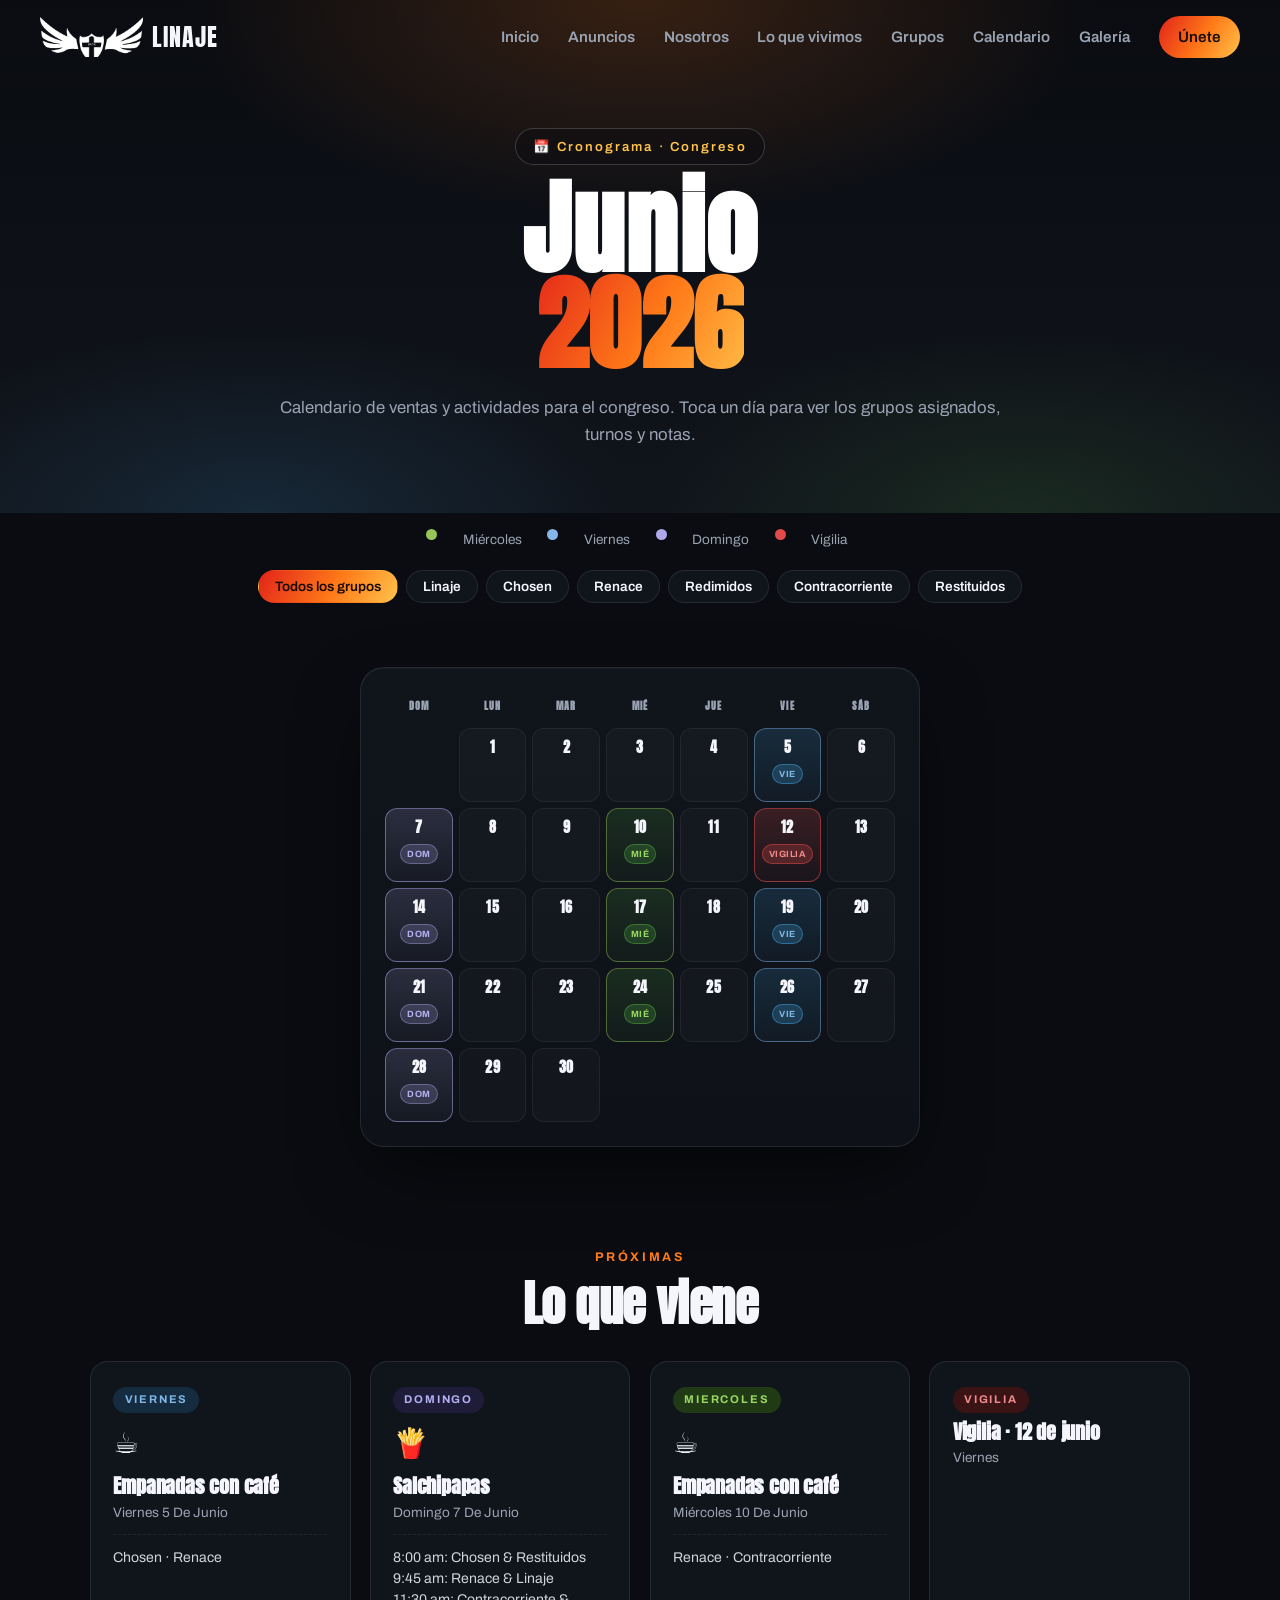
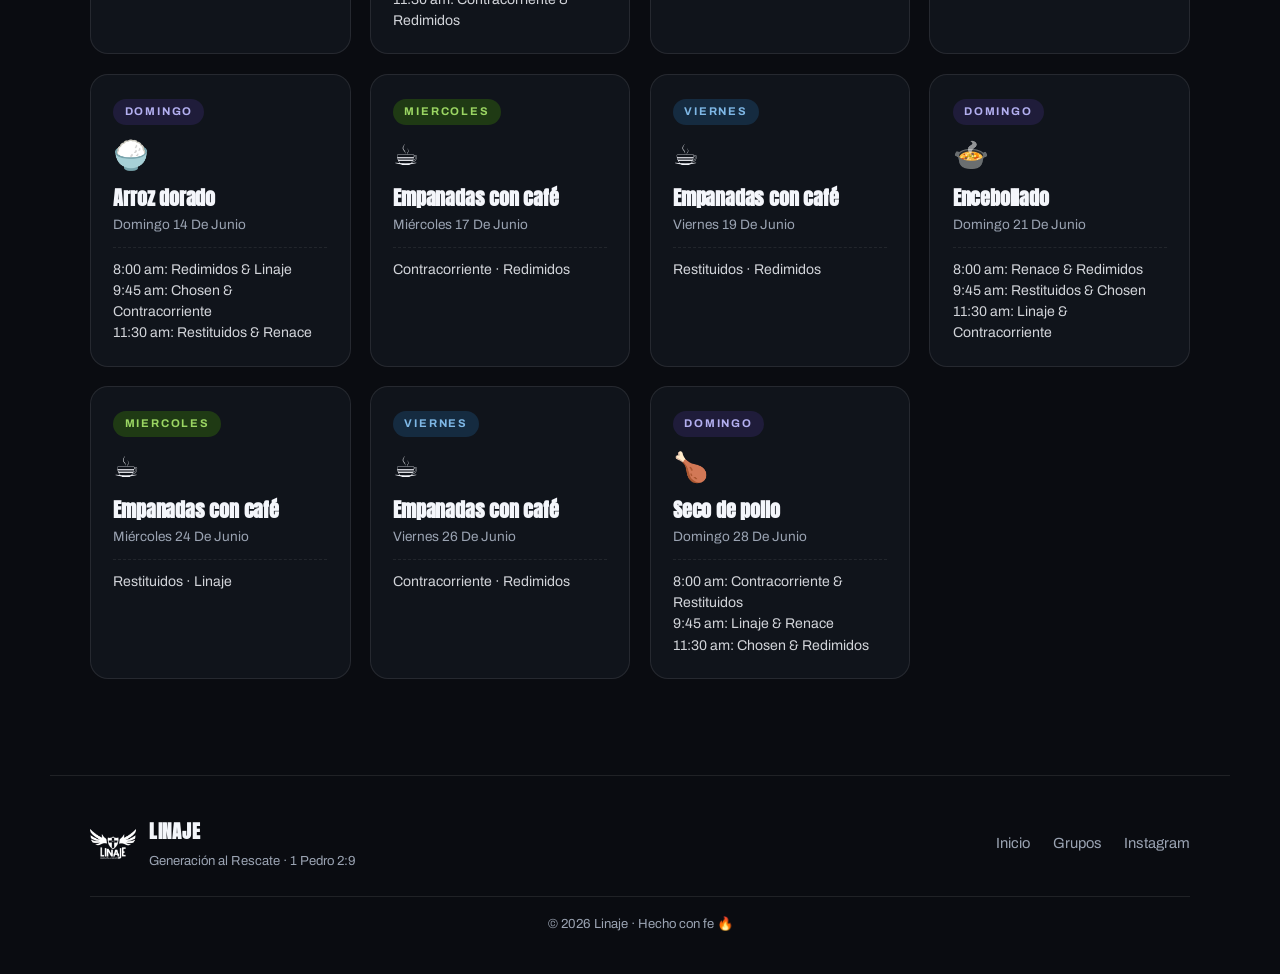
<file: calendario.html>
<!DOCTYPE html>
<html lang="es">
<head>
<meta charset="UTF-8">
<meta name="viewport" content="width=device-width, initial-scale=1.0">
<title>Calendario · Junio 2026 · Linaje</title>
<meta name="description" content="Calendario de actividades y ventas de Linaje — Junio 2026, congreso.">
<link rel="icon" href="img/logo-fire.jpg">
<link rel="preconnect" href="https://fonts.googleapis.com">
<link rel="preconnect" href="https://fonts.gstatic.com" crossorigin>
<link href="https://fonts.googleapis.com/css2?family=Anton&family=Archivo:wght@400;500;600;700;800&family=Plus+Jakarta+Sans:wght@400;500;600;700&display=swap" rel="stylesheet">
<link rel="stylesheet" href="styles.css">
<link rel="stylesheet" href="calendario.css">
</head>
<body class="cal-page">

<!-- NAV -->
<header class="nav" id="nav">
  <a href="index.html" class="nav__brand">
    <img src="img/logo-mark-white.png" alt="Linaje" class="nav__logo">
    <span class="nav__name">LINAJE</span>
  </a>
  <nav class="nav__links" id="navLinks">
    <a href="index.html">Inicio</a>
    <a href="index.html#anuncios">Anuncios</a>
    <a href="index.html#nosotros">Nosotros</a>
    <a href="index.html#vivimos">Lo que vivimos</a>
    <a href="grupos.html">Grupos</a>
    <a href="calendario.html" class="active">Calendario</a>
    <a href="index.html#galeria">Galería</a>
    <a href="index.html#unete" class="nav__cta">Únete</a>
  </nav>
  <button class="nav__burger" id="burger" aria-label="Menú">
    <span></span><span></span><span></span>
  </button>
</header>

<!-- HERO -->
<section class="cal-hero">
  <div class="cal-hero__bg"></div>
  <div class="cal-hero__content">
    <span class="cal-hero__eyebrow">📅 Cronograma · Congreso</span>
    <h1 class="cal-hero__title">Junio<br><span class="hl">2026</span></h1>
    <p class="cal-hero__sub">Calendario de ventas y actividades para el congreso. Toca un día para ver los grupos asignados, turnos y notas.</p>
  </div>
</section>

<!-- FILTROS / LEYENDA -->
<section class="cal-tools">
  <div class="cal-tools__inner">
    <div class="cal-legend">
      <span class="cal-legend__dot" style="background:#97c459"></span><span class="cal-legend__txt">Miércoles</span>
      <span class="cal-legend__dot" style="background:#85b7eb"></span><span class="cal-legend__txt">Viernes</span>
      <span class="cal-legend__dot" style="background:#afa9ec"></span><span class="cal-legend__txt">Domingo</span>
      <span class="cal-legend__dot" style="background:#e24b4a"></span><span class="cal-legend__txt">Vigilia</span>
    </div>
    <div class="cal-filters" id="calFilters">
      <button class="cal-filter active" data-group="all">Todos los grupos</button>
      <button class="cal-filter" data-group="linaje">Linaje</button>
      <button class="cal-filter" data-group="chosen">Chosen</button>
      <button class="cal-filter" data-group="renace">Renace</button>
      <button class="cal-filter" data-group="redimidos">Redimidos</button>
      <button class="cal-filter" data-group="contracorriente">Contracorriente</button>
      <button class="cal-filter" data-group="restituidos">Restituidos</button>
    </div>
  </div>
</section>

<!-- CALENDARIO -->
<section class="cal-section">
  <div class="calendar-wrap">
    <div class="grid-labels">
      <div class="day-label">Dom</div><div class="day-label">Lun</div><div class="day-label">Mar</div>
      <div class="day-label">Mié</div><div class="day-label">Jue</div><div class="day-label">Vie</div>
      <div class="day-label">Sáb</div>
    </div>
    <div class="grid-days" id="calendar"></div>
  </div>
</section>

<!-- PRÓXIMAS ACTIVIDADES -->
<section class="cal-upcoming">
  <div class="cal-upcoming__head">
    <span class="tag">Próximas</span>
    <h2>Lo que viene</h2>
  </div>
  <div class="cal-upcoming__list" id="upcoming"></div>
</section>

<!-- MODAL -->
<div class="overlay" id="overlay">
  <div class="modal">
    <div class="modal-handle"></div>
    <div class="modal-head">
      <div>
        <div class="modal-title" id="modal-title"></div>
        <div class="modal-date" id="modal-date"></div>
      </div>
      <button class="modal-close" onclick="closeModal()">✕</button>
    </div>
    <div class="product-badge">
      <div class="product-icon" id="modal-icon"></div>
      <div class="product-name" id="modal-product"></div>
    </div>
    <div class="section-label" id="modal-section-label"></div>
    <div id="modal-body"></div>
  </div>
</div>

<!-- FOOTER -->
<footer class="footer">
  <div class="footer__brand">
    <img src="img/logo-white.png" alt="Linaje">
    <div>
      <strong>LINAJE</strong>
      <span>Generación al Rescate · 1 Pedro 2:9</span>
    </div>
  </div>
  <div class="footer__links">
    <a href="index.html">Inicio</a>
    <a href="grupos.html">Grupos</a>
    <a href="https://www.instagram.com/linaje_ade/" target="_blank" rel="noopener">Instagram</a>
  </div>
  <p class="footer__copy">© <span id="year"></span> Linaje · Hecho con fe 🔥</p>
</footer>

<script>
// Nav
document.getElementById('year').textContent = new Date().getFullYear();
const nav=document.getElementById('nav');
addEventListener('scroll',()=>nav.classList.toggle('scrolled',scrollY>30));
document.getElementById('burger').addEventListener('click',()=>document.getElementById('navLinks').classList.toggle('open'));

// === DATOS (preservados del archivo original) ===
const grupos = {
  linaje:          { name:'Linaje',          leader:'Isaac',        bg:'#eeedfe', color:'#3c3489' },
  chosen:          { name:'Chosen',          leader:'Helen',        bg:'#e1f5ee', color:'#0f6e56' },
  renace:          { name:'Renace',          leader:'Silvana',      bg:'#faece7', color:'#993c1d' },
  redimidos:       { name:'Redimidos',       leader:'Carolina (C)', bg:'#fbeaf0', color:'#993556' },
  contracorriente: { name:'Contracorriente', leader:'Karolina (K)', bg:'#e6f1fb', color:'#185fa5' },
  restituidos:     { name:'Restituidos',     leader:'Johnny',       bg:'#faeeda', color:'#854f0b' },
};
const ventas = {
  5:  { tipo:'viernes',   product:'Empanadas con café', icon:'☕', grupos:['chosen','renace'] },
  7:  { tipo:'domingo',   product:'Salchipapas',        icon:'🍟', turnos:[
    { hora:'8:00 am',  grupos:['chosen','restituidos'],          note:'' },
    { hora:'9:45 am',  grupos:['renace','linaje'],               note:'' },
    { hora:'11:30 am', grupos:['contracorriente','redimidos'],   note:'🧹 Lavan ollas' },
  ]},
  10: { tipo:'miercoles', product:'Empanadas con café', icon:'☕', grupos:['renace','contracorriente'] },
  12: { tipo:'vigilia' },
  14: { tipo:'domingo',   product:'Arroz dorado',       icon:'🍚', turnos:[
    { hora:'8:00 am',  grupos:['redimidos','linaje'],            note:'' },
    { hora:'9:45 am',  grupos:['chosen','contracorriente'],      note:'' },
    { hora:'11:30 am', grupos:['restituidos','renace'],          note:'🧹 Lavan ollas' },
  ]},
  17: { tipo:'miercoles', product:'Empanadas con café', icon:'☕', grupos:['contracorriente','redimidos'] },
  19: { tipo:'viernes',   product:'Empanadas con café', icon:'☕', grupos:['restituidos','redimidos'] },
  21: { tipo:'domingo',   product:'Encebollado',        icon:'🍲', turnos:[
    { hora:'8:00 am',  grupos:['renace','redimidos'],            note:'' },
    { hora:'9:45 am',  grupos:['restituidos','chosen'],          note:'' },
    { hora:'11:30 am', grupos:['linaje','contracorriente'],      note:'🧹 Lavan ollas' },
  ]},
  24: { tipo:'miercoles', product:'Empanadas con café', icon:'☕', grupos:['restituidos','linaje'] },
  26: { tipo:'viernes',   product:'Empanadas con café', icon:'☕', grupos:['contracorriente','redimidos'] },
  28: { tipo:'domingo',   product:'Seco de pollo',      icon:'🍗', turnos:[
    { hora:'8:00 am',  grupos:['contracorriente','restituidos'], note:'' },
    { hora:'9:45 am',  grupos:['linaje','renace'],               note:'' },
    { hora:'11:30 am', grupos:['chosen','redimidos'],            note:'🧹 Lavan ollas' },
  ]},
};

// helper: ¿el grupo X participa el día d?
function dayInvolvesGroup(d, gkey) {
  const v = ventas[d]; if (!v) return false;
  if (gkey === 'all') return true;
  if (v.grupos) return v.grupos.includes(gkey);
  if (v.turnos) return v.turnos.some(t => t.grupos.includes(gkey));
  return false;
}

// === RENDER CALENDARIO ===
// 1 de junio 2026 cae en lunes → offset=1 (dom=0, lun=1...)
const offset = 1;
const cal = document.getElementById('calendar');
let activeFilter = 'all';

function renderCalendar(){
  cal.innerHTML = '';
  for (let i = 0; i < offset; i++) {
    const e = document.createElement('div'); e.className = 'day-cell empty'; cal.appendChild(e);
  }
  for (let d = 1; d <= 30; d++){
    const cell = document.createElement('div');
    const v = ventas[d];
    let cls = 'day-cell', inner = `<div class="day-num">${d}</div>`;
    if (v){
      if (v.tipo === 'vigilia'){
        cls += ' vigilia';
        inner += `<div class="day-tag tag-vigilia">Vigilia</div>`;
      } else {
        cls += ' ' + v.tipo;
        const tagCls = v.tipo === 'miercoles' ? 'tag-m' : v.tipo === 'viernes' ? 'tag-v' : 'tag-d';
        const tagTxt = v.tipo === 'miercoles' ? 'Mié' : v.tipo === 'viernes' ? 'Vie' : 'Dom';
        inner += `<div class="day-tag ${tagCls}">${tagTxt}</div>`;
        cell.addEventListener('click', () => openModal(d));
      }
      if (activeFilter !== 'all' && !dayInvolvesGroup(d, activeFilter)) cls += ' dimmed';
      if (activeFilter !== 'all' && dayInvolvesGroup(d, activeFilter)) cls += ' highlight';
    }
    cell.className = cls; cell.innerHTML = inner; cal.appendChild(cell);
  }
}
renderCalendar();

// === FILTROS por grupo ===
document.getElementById('calFilters').addEventListener('click', (e) => {
  const btn = e.target.closest('.cal-filter'); if (!btn) return;
  document.querySelectorAll('.cal-filter').forEach(b => b.classList.remove('active'));
  btn.classList.add('active');
  activeFilter = btn.dataset.group;
  renderCalendar();
  renderUpcoming();
});

// === PRÓXIMAS ACTIVIDADES ===
const upcoming = document.getElementById('upcoming');
const diasNombre = ['domingo','lunes','martes','miércoles','jueves','viernes','sábado'];
function renderUpcoming(){
  const days = Object.keys(ventas).map(Number).sort((a,b)=>a-b);
  upcoming.innerHTML = '';
  days.forEach(d => {
    const v = ventas[d];
    if (activeFilter !== 'all' && !dayInvolvesGroup(d, activeFilter)) return;
    const dow = (offset + d - 1) % 7;
    const card = document.createElement('article');
    card.className = 'up-card up-card--' + v.tipo;
    let body = '';
    if (v.tipo === 'vigilia'){
      body = `<span class="up-card__type">Vigilia</span>
              <h3 class="up-card__title">Vigilia · ${d} de junio</h3>
              <p class="up-card__meta">${diasNombre[dow]}</p>`;
    } else {
      const gNames = v.grupos
        ? v.grupos.map(g=>grupos[g].name).join(' · ')
        : v.turnos.map(t=>t.hora + ': ' + t.grupos.map(g=>grupos[g].name).join(' & ')).join('<br>');
      body = `<span class="up-card__type">${v.tipo.charAt(0).toUpperCase()+v.tipo.slice(1)}</span>
              <div class="up-card__icon">${v.icon}</div>
              <h3 class="up-card__title">${v.product}</h3>
              <p class="up-card__meta">${diasNombre[dow]} ${d} de junio</p>
              <p class="up-card__groups">${gNames}</p>`;
      card.addEventListener('click', () => openModal(d));
      card.style.cursor = 'pointer';
    }
    card.innerHTML = body;
    upcoming.appendChild(card);
  });
}
renderUpcoming();

// === MODAL ===
function openModal(d){
  const v = ventas[d]; if (!v || v.tipo === 'vigilia') return;
  const dow = (offset + d - 1) % 7;
  document.getElementById('modal-title').textContent = v.product;
  document.getElementById('modal-date').textContent = diasNombre[dow].charAt(0).toUpperCase()+diasNombre[dow].slice(1)+' '+d+' de junio';
  document.getElementById('modal-icon').textContent = v.icon;
  document.getElementById('modal-product').textContent = v.product;
  const body = document.getElementById('modal-body');
  const label = document.getElementById('modal-section-label');
  if (v.grupos){
    label.textContent = 'Grupos vendiendo';
    body.innerHTML = v.grupos.map(gk => {
      const g = grupos[gk];
      const ini = g.leader.split(' ').map(x => x[0]).join('').substring(0,2).toUpperCase();
      return `<div class="group-row"><div class="group-avatar" style="background:${g.bg};color:${g.color}">${ini}</div><div><div class="group-name">${g.name}</div><div class="group-leader">Líder: ${g.leader}</div></div></div>`;
    }).join('');
  } else {
    label.textContent = 'Turnos del día';
    body.innerHTML = v.turnos.map(t => {
      const names = t.grupos.map(gk=>grupos[gk].name).join(' · ');
      return `<div class="turno-row"><div class="turno-time">${t.hora}</div><div><div class="turno-groups">${names}</div>${t.note?`<div class="turno-note">${t.note}</div>`:''}</div></div>`;
    }).join('');
  }
  document.getElementById('overlay').classList.add('open');
}
function closeModal(){ document.getElementById('overlay').classList.remove('open'); }
document.getElementById('overlay').addEventListener('click', function(e){ if (e.target === this) closeModal(); });
document.addEventListener('keydown', (e) => { if (e.key === 'Escape') closeModal(); });
</script>
</body>
</html>
</file>
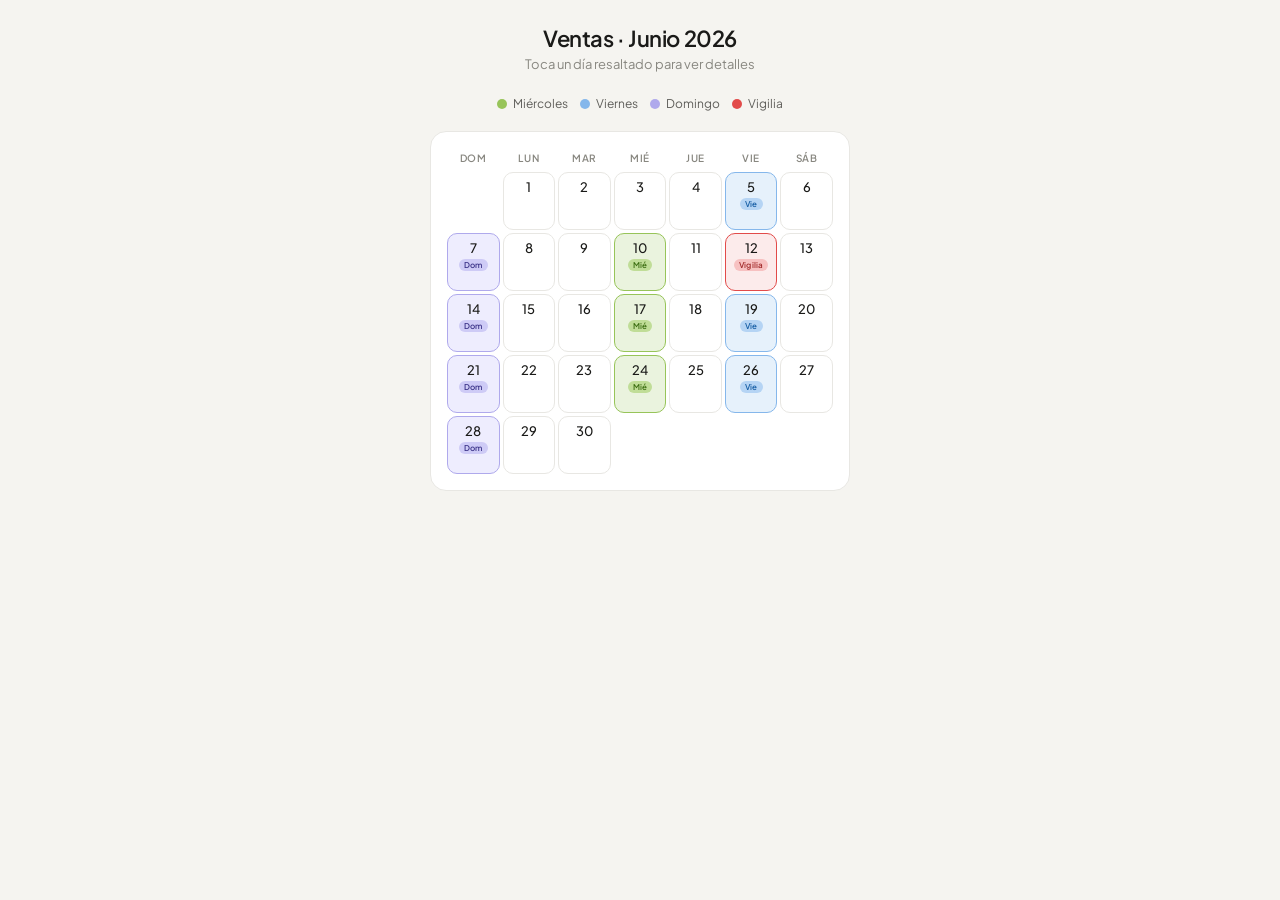
<file: calendario_ventas_junio2026 (congreso).html>
<!DOCTYPE html>
<html lang="es">
<head>
<meta charset="UTF-8">
<meta name="viewport" content="width=device-width, initial-scale=1.0">
<title>Calendario de Ventas · Junio 2026</title>
<link rel="preconnect" href="https://fonts.googleapis.com">
<link href="https://fonts.googleapis.com/css2?family=Plus+Jakarta+Sans:wght@400;500;600&display=swap" rel="stylesheet">
<style>
  *, *::before, *::after { box-sizing: border-box; margin: 0; padding: 0; }
  body { font-family: 'Plus Jakarta Sans', sans-serif; background: #f5f4f0; min-height: 100vh; padding: 1.5rem 1rem 3rem; color: #1a1a18; }
  .page-header { text-align: center; margin-bottom: 1.5rem; }
  .page-header h1 { font-size: 22px; font-weight: 600; color: #1a1a18; letter-spacing: -0.02em; }
  .page-header p { font-size: 13px; color: #888780; margin-top: 4px; }
  .legend { display: flex; gap: 12px; justify-content: center; flex-wrap: wrap; margin-bottom: 1.25rem; }
  .legend-item { display: flex; align-items: center; gap: 6px; font-size: 12px; color: #5f5e5a; }
  .legend-dot { width: 10px; height: 10px; border-radius: 50%; flex-shrink: 0; }
  .calendar-wrap { background: #fff; border-radius: 16px; border: 1px solid #e8e7e3; padding: 1rem; max-width: 420px; margin: 0 auto; }
  .grid-labels { display: grid; grid-template-columns: repeat(7, 1fr); gap: 3px; margin-bottom: 4px; }
  .day-label { text-align: center; font-size: 10px; font-weight: 600; color: #888780; padding: 4px 0; text-transform: uppercase; letter-spacing: 0.06em; }
  .grid-days { display: grid; grid-template-columns: repeat(7, 1fr); gap: 3px; }
  .day-cell { min-height: 58px; border-radius: 10px; border: 1px solid #e8e7e3; background: #fff; display: flex; flex-direction: column; align-items: center; justify-content: flex-start; padding: 6px 3px 4px; cursor: default; transition: transform 0.15s; }
  .day-cell.empty { background: transparent; border-color: transparent; }
  .day-cell.miercoles { background: #eaf3de; border-color: #97c459; cursor: pointer; }
  .day-cell.viernes { background: #e6f1fb; border-color: #85b7eb; cursor: pointer; }
  .day-cell.domingo { background: #eeedfe; border-color: #afa9ec; cursor: pointer; }
  .day-cell.vigilia { background: #fcebeb; border-color: #e24b4a; }
  .day-cell.miercoles:active, .day-cell.viernes:active, .day-cell.domingo:active { transform: scale(0.96); }
  .day-num { font-size: 13px; font-weight: 500; color: #1a1a18; }
  .day-tag { font-size: 8px; font-weight: 600; margin-top: 3px; padding: 1px 5px; border-radius: 8px; text-align: center; letter-spacing: 0.03em; }
  .tag-m { background: #c0dd97; color: #3b6d11; }
  .tag-v { background: #b5d4f4; color: #185fa5; }
  .tag-d { background: #cecbf6; color: #3c3489; }
  .tag-vigilia { background: #f7c1c1; color: #a32d2d; }
  .overlay { display: none; position: fixed; inset: 0; background: rgba(0,0,0,0.4); z-index: 200; align-items: flex-end; justify-content: center; }
  .overlay.open { display: flex; }
  .modal { background: #fff; border-radius: 20px 20px 0 0; padding: 1.25rem 1.25rem 2rem; width: 100%; max-width: 460px; animation: slideUp 0.25s ease; }
  @keyframes slideUp { from { transform: translateY(60px); opacity: 0; } to { transform: translateY(0); opacity: 1; } }
  .modal-handle { width: 36px; height: 4px; background: #d3d1c7; border-radius: 4px; margin: 0 auto 1rem; }
  .modal-head { display: flex; align-items: flex-start; justify-content: space-between; margin-bottom: 1rem; }
  .modal-title { font-size: 17px; font-weight: 600; color: #1a1a18; }
  .modal-date { font-size: 12px; color: #888780; margin-top: 2px; }
  .modal-close { background: #f5f4f0; border: none; width: 28px; height: 28px; border-radius: 50%; display: flex; align-items: center; justify-content: center; cursor: pointer; font-size: 14px; color: #5f5e5a; flex-shrink: 0; }
  .product-badge { display: flex; align-items: center; gap: 10px; background: #f5f4f0; border-radius: 12px; padding: 10px 14px; margin-bottom: 1rem; }
  .product-icon { font-size: 22px; }
  .product-name { font-size: 14px; font-weight: 500; color: #1a1a18; }
  .section-label { font-size: 10px; font-weight: 600; color: #888780; text-transform: uppercase; letter-spacing: 0.08em; margin-bottom: 8px; }
  .group-row { display: flex; align-items: center; gap: 10px; padding: 8px 0; border-bottom: 1px solid #f1efe8; }
  .group-row:last-child { border-bottom: none; }
  .group-avatar { width: 36px; height: 36px; border-radius: 50%; display: flex; align-items: center; justify-content: center; font-size: 11px; font-weight: 600; flex-shrink: 0; }
  .group-name { font-size: 13px; font-weight: 500; color: #1a1a18; }
  .group-leader { font-size: 11px; color: #888780; }
  .turno-row { display: flex; align-items: flex-start; gap: 10px; padding: 8px 0; border-bottom: 1px solid #f1efe8; }
  .turno-row:last-child { border-bottom: none; }
  .turno-time { font-size: 12px; font-weight: 600; color: #5f5e5a; min-width: 64px; padding-top: 1px; }
  .turno-groups { font-size: 13px; color: #1a1a18; font-weight: 500; }
  .turno-note { font-size: 11px; color: #ba7517; margin-top: 2px; }
</style>
</head>
<body>
<div class="page-header">
  <h1>Ventas · Junio 2026</h1>
  <p>Toca un día resaltado para ver detalles</p>
</div>
<div class="legend">
  <div class="legend-item"><div class="legend-dot" style="background:#97c459"></div>Miércoles</div>
  <div class="legend-item"><div class="legend-dot" style="background:#85b7eb"></div>Viernes</div>
  <div class="legend-item"><div class="legend-dot" style="background:#afa9ec"></div>Domingo</div>
  <div class="legend-item"><div class="legend-dot" style="background:#e24b4a"></div>Vigilia</div>
</div>
<div class="calendar-wrap">
  <div class="grid-labels">
    <div class="day-label">Dom</div><div class="day-label">Lun</div><div class="day-label">Mar</div>
    <div class="day-label">Mié</div><div class="day-label">Jue</div><div class="day-label">Vie</div>
    <div class="day-label">Sáb</div>
  </div>
  <div class="grid-days" id="calendar"></div>
</div>

<div class="overlay" id="overlay">
  <div class="modal">
    <div class="modal-handle"></div>
    <div class="modal-head">
      <div>
        <div class="modal-title" id="modal-title"></div>
        <div class="modal-date" id="modal-date"></div>
      </div>
      <button class="modal-close" onclick="closeModal()">✕</button>
    </div>
    <div class="product-badge">
      <div class="product-icon" id="modal-icon"></div>
      <div class="product-name" id="modal-product"></div>
    </div>
    <div class="section-label" id="modal-section-label"></div>
    <div id="modal-body"></div>
  </div>
</div>

<script>
const grupos = {
  linaje:          { name:'Linaje',          leader:'Isaac',        bg:'#eeedfe', color:'#3c3489' },
  chosen:          { name:'Chosen',          leader:'Helen',        bg:'#e1f5ee', color:'#0f6e56' },
  renace:          { name:'Renace',          leader:'Silvana',      bg:'#faece7', color:'#993c1d' },
  redimidos:       { name:'Redimidos',       leader:'Carolina (C)', bg:'#fbeaf0', color:'#993556' },
  contracorriente: { name:'Contracorriente', leader:'Karolina (K)', bg:'#e6f1fb', color:'#185fa5' },
  restituidos:     { name:'Restituidos',     leader:'Johnny',       bg:'#faeeda', color:'#854f0b' },
};
const ventas = {
  5:  { tipo:'viernes',   product:'Empanadas con café', icon:'☕', grupos:['chosen','renace'] },
  10: { tipo:'miercoles', product:'Empanadas con café', icon:'☕', grupos:['renace','contracorriente'] },
  12: { tipo:'vigilia' },
  17: { tipo:'miercoles', product:'Empanadas con café', icon:'☕', grupos:['contracorriente','redimidos'] },
  19: { tipo:'viernes',   product:'Empanadas con café', icon:'☕', grupos:['restituidos','redimidos'] },
  24: { tipo:'miercoles', product:'Empanadas con café', icon:'☕', grupos:['restituidos','linaje'] },
  26: { tipo:'viernes',   product:'Empanadas con café', icon:'☕', grupos:['contracorriente','redimidos'] },
  7:  { tipo:'domingo', product:'Salchipapas',   icon:'🍟', turnos:[
    { hora:'8:00 am',  grupos:['chosen','restituidos'],       note:'' },
    { hora:'9:45 am',  grupos:['renace','linaje'],             note:'' },
    { hora:'11:30 am', grupos:['contracorriente','redimidos'], note:'🧹 Lavan ollas' },
  ]},
  14: { tipo:'domingo', product:'Arroz dorado',  icon:'🍚', turnos:[
    { hora:'8:00 am',  grupos:['redimidos','linaje'],          note:'' },
    { hora:'9:45 am',  grupos:['chosen','contracorriente'],    note:'' },
    { hora:'11:30 am', grupos:['restituidos','renace'],        note:'🧹 Lavan ollas' },
  ]},
  21: { tipo:'domingo', product:'Encebollado',   icon:'🍲', turnos:[
    { hora:'8:00 am',  grupos:['renace','redimidos'],          note:'' },
    { hora:'9:45 am',  grupos:['restituidos','chosen'],        note:'' },
    { hora:'11:30 am', grupos:['linaje','contracorriente'],    note:'🧹 Lavan ollas' },
  ]},
  28: { tipo:'domingo', product:'Seco de pollo', icon:'🍗', turnos:[
    { hora:'8:00 am',  grupos:['contracorriente','restituidos'], note:'' },
    { hora:'9:45 am',  grupos:['linaje','renace'],               note:'' },
    { hora:'11:30 am', grupos:['chosen','redimidos'],            note:'🧹 Lavan ollas' },
  ]},
};
const offset=1;
const cal=document.getElementById('calendar');
for(let i=0;i<offset;i++){const e=document.createElement('div');e.className='day-cell empty';cal.appendChild(e);}
for(let d=1;d<=30;d++){
  const cell=document.createElement('div');
  const v=ventas[d];
  let cls='day-cell', inner=`<div class="day-num">${d}</div>`;
  if(v){
    if(v.tipo==='vigilia'){
      cls+=' vigilia';
      inner+=`<div class="day-tag tag-vigilia">Vigilia</div>`;
    } else {
      cls+=' '+v.tipo;
      const tagCls=v.tipo==='miercoles'?'tag-m':v.tipo==='viernes'?'tag-v':'tag-d';
      const tagTxt=v.tipo==='miercoles'?'Mié':v.tipo==='viernes'?'Vie':'Dom';
      inner+=`<div class="day-tag ${tagCls}">${tagTxt}</div>`;
      cell.addEventListener('click',()=>openModal(d));
    }
  }
  cell.className=cls; cell.innerHTML=inner; cal.appendChild(cell);
}
const diasNombre=['domingo','lunes','martes','miércoles','jueves','viernes','sábado'];
function openModal(d){
  const v=ventas[d]; if(!v||v.tipo==='vigilia')return;
  const dow=(offset+d-1)%7;
  document.getElementById('modal-title').textContent=v.product;
  document.getElementById('modal-date').textContent=diasNombre[dow].charAt(0).toUpperCase()+diasNombre[dow].slice(1)+' '+d+' de junio';
  document.getElementById('modal-icon').textContent=v.icon;
  document.getElementById('modal-product').textContent=v.product;
  const body=document.getElementById('modal-body');
  const label=document.getElementById('modal-section-label');
  if(v.grupos){
    label.textContent='Grupos vendiendo';
    body.innerHTML=v.grupos.map(gk=>{
      const g=grupos[gk];
      const ini=g.leader.split(' ').map(x=>x[0]).join('').substring(0,2).toUpperCase();
      return `<div class="group-row"><div class="group-avatar" style="background:${g.bg};color:${g.color}">${ini}</div><div><div class="group-name">${g.name}</div><div class="group-leader">Líder: ${g.leader}</div></div></div>`;
    }).join('');
  } else {
    label.textContent='Turnos del día';
    body.innerHTML=v.turnos.map(t=>{
      const names=t.grupos.map(gk=>grupos[gk].name).join(' · ');
      return `<div class="turno-row"><div class="turno-time">${t.hora}</div><div><div class="turno-groups">${names}</div>${t.note?`<div class="turno-note">${t.note}</div>`:''}</div></div>`;
    }).join('');
  }
  document.getElementById('overlay').classList.add('open');
}
function closeModal(){document.getElementById('overlay').classList.remove('open');}
document.getElementById('overlay').addEventListener('click',function(e){if(e.target===this)closeModal();});
</script>
</body>
</html>
</file>
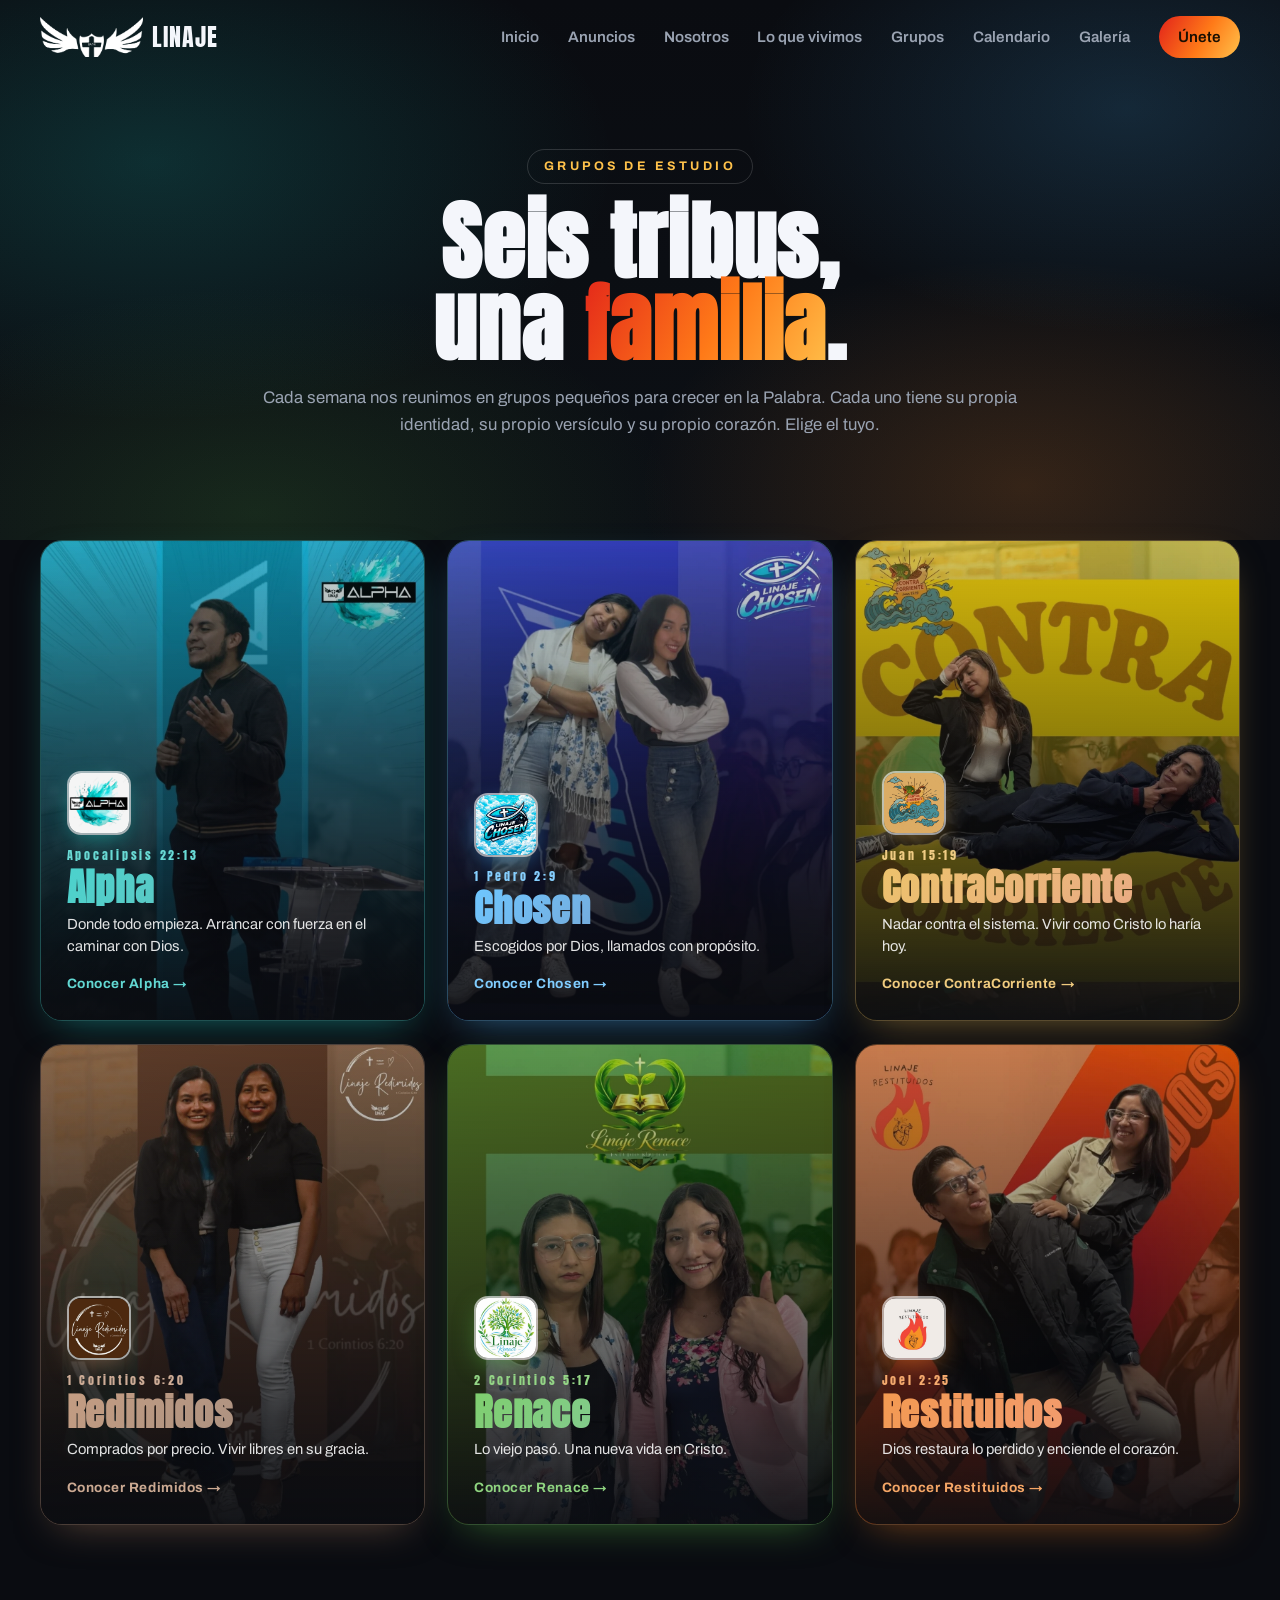
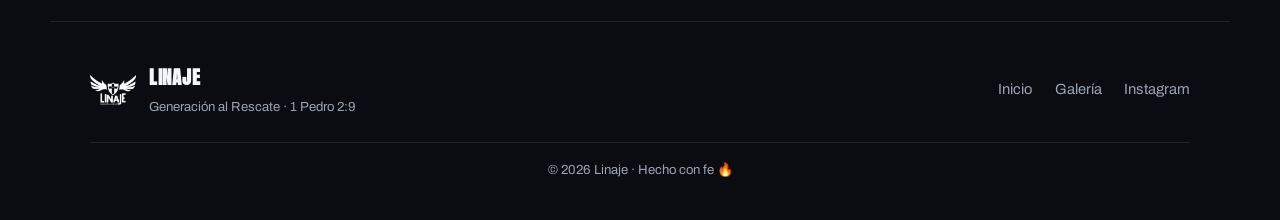
<file: grupos.html>
<!DOCTYPE html>
<html lang="es">
<head>
<meta charset="UTF-8">
<meta name="viewport" content="width=device-width, initial-scale=1.0">
<title>Grupos de Estudio · Linaje</title>
<meta name="description" content="Conoce los 6 grupos de estudio de Linaje: Alpha, Chosen, ContraCorriente, Redimidos, Renace y Restituidos.">
<link rel="icon" href="img/logo-fire.jpg">
<link rel="preconnect" href="https://fonts.googleapis.com">
<link rel="preconnect" href="https://fonts.gstatic.com" crossorigin>
<link href="https://fonts.googleapis.com/css2?family=Anton&family=Archivo:wght@400;500;600;700;800&display=swap" rel="stylesheet">
<link rel="stylesheet" href="styles.css">
<link rel="stylesheet" href="grupos/index-page.css">
</head>
<body class="grupos-page">

<!-- NAV -->
<header class="nav" id="nav">
  <a href="index.html" class="nav__brand">
    <img src="img/logo-mark-white.png" alt="Linaje" class="nav__logo">
    <span class="nav__name">LINAJE</span>
  </a>
  <nav class="nav__links" id="navLinks">
    <a href="index.html">Inicio</a>
    <a href="index.html#anuncios">Anuncios</a>
    <a href="index.html#nosotros">Nosotros</a>
    <a href="index.html#vivimos">Lo que vivimos</a>
    <a href="grupos.html" class="active">Grupos</a>
    <a href="calendario.html">Calendario</a>
    <a href="index.html#galeria">Galería</a>
    <a href="index.html#unete" class="nav__cta">Únete</a>
  </nav>
  <button class="nav__burger" id="burger" aria-label="Menú">
    <span></span><span></span><span></span>
  </button>
</header>

<!-- HERO -->
<section class="page-hero">
  <div class="page-hero__bg"></div>
  <div class="page-hero__content">
    <span class="page-hero__eyebrow">Grupos de Estudio</span>
    <h1 class="page-hero__title">Seis tribus,<br>una <span class="hl">familia</span>.</h1>
    <p class="page-hero__sub">Cada semana nos reunimos en grupos pequeños para crecer en la Palabra. Cada uno tiene su propia identidad, su propio versículo y su propio corazón. Elige el tuyo.</p>
  </div>
</section>

<!-- GRID DE GRUPOS -->
<section class="overview">
  <div class="overview__grid">

    <a href="grupos/alpha.html" class="ocard ocard--alpha reveal">
      <div class="ocard__bg" style="background-image:url('img/grupos/lideres-alpha.webp')"></div>
      <div class="ocard__overlay"></div>
      <div class="ocard__body">
        <img src="img/grupos/logo-alpha.jpg" alt="Alpha" class="ocard__logo">
        <span class="ocard__verse">Apocalipsis 22:13</span>
        <h2 class="ocard__name">Alpha</h2>
        <p class="ocard__tag">Donde todo empieza. Arrancar con fuerza en el caminar con Dios.</p>
        <span class="ocard__cta">Conocer Alpha →</span>
      </div>
    </a>

    <a href="grupos/chosen.html" class="ocard ocard--chosen reveal">
      <div class="ocard__bg" style="background-image:url('img/grupos/lideres-chosen.webp')"></div>
      <div class="ocard__overlay"></div>
      <div class="ocard__body">
        <img src="img/grupos/logo-chosen.jpg" alt="Chosen" class="ocard__logo">
        <span class="ocard__verse">1 Pedro 2:9</span>
        <h2 class="ocard__name">Chosen</h2>
        <p class="ocard__tag">Escogidos por Dios, llamados con propósito.</p>
        <span class="ocard__cta">Conocer Chosen →</span>
      </div>
    </a>

    <a href="grupos/contracorriente.html" class="ocard ocard--cc reveal">
      <div class="ocard__bg" style="background-image:url('img/grupos/lideres-contracorriente.webp')"></div>
      <div class="ocard__overlay"></div>
      <div class="ocard__body">
        <img src="img/grupos/logo-contracorriente.jpg" alt="ContraCorriente" class="ocard__logo">
        <span class="ocard__verse">Juan 15:19</span>
        <h2 class="ocard__name">ContraCorriente</h2>
        <p class="ocard__tag">Nadar contra el sistema. Vivir como Cristo lo haría hoy.</p>
        <span class="ocard__cta">Conocer ContraCorriente →</span>
      </div>
    </a>

    <a href="grupos/redimidos.html" class="ocard ocard--red reveal">
      <div class="ocard__bg" style="background-image:url('img/grupos/lideres-redimidos.webp')"></div>
      <div class="ocard__overlay"></div>
      <div class="ocard__body">
        <img src="img/grupos/logo-redimidos.jpg" alt="Redimidos" class="ocard__logo">
        <span class="ocard__verse">1 Corintios 6:20</span>
        <h2 class="ocard__name">Redimidos</h2>
        <p class="ocard__tag">Comprados por precio. Vivir libres en su gracia.</p>
        <span class="ocard__cta">Conocer Redimidos →</span>
      </div>
    </a>

    <a href="grupos/renace.html" class="ocard ocard--renace reveal">
      <div class="ocard__bg" style="background-image:url('img/grupos/lideres-renace.webp')"></div>
      <div class="ocard__overlay"></div>
      <div class="ocard__body">
        <img src="img/grupos/logo-renace.jpg" alt="Renace" class="ocard__logo">
        <span class="ocard__verse">2 Corintios 5:17</span>
        <h2 class="ocard__name">Renace</h2>
        <p class="ocard__tag">Lo viejo pasó. Una nueva vida en Cristo.</p>
        <span class="ocard__cta">Conocer Renace →</span>
      </div>
    </a>

    <a href="grupos/restituidos.html" class="ocard ocard--rest reveal">
      <div class="ocard__bg" style="background-image:url('img/grupos/lideres-restituidos.webp')"></div>
      <div class="ocard__overlay"></div>
      <div class="ocard__body">
        <img src="img/grupos/logo-restituidos.jpg" alt="Restituidos" class="ocard__logo">
        <span class="ocard__verse">Joel 2:25</span>
        <h2 class="ocard__name">Restituidos</h2>
        <p class="ocard__tag">Dios restaura lo perdido y enciende el corazón.</p>
        <span class="ocard__cta">Conocer Restituidos →</span>
      </div>
    </a>

  </div>
</section>

<!-- FOOTER -->
<footer class="footer">
  <div class="footer__brand">
    <img src="img/logo-white.png" alt="Linaje">
    <div>
      <strong>LINAJE</strong>
      <span>Generación al Rescate · 1 Pedro 2:9</span>
    </div>
  </div>
  <div class="footer__links">
    <a href="index.html">Inicio</a>
    <a href="index.html#galeria">Galería</a>
    <a href="https://www.instagram.com/linaje_ade/" target="_blank" rel="noopener">Instagram</a>
  </div>
  <p class="footer__copy">© <span id="year"></span> Linaje · Hecho con fe 🔥</p>
</footer>

<script>
document.getElementById('year').textContent = new Date().getFullYear();
const nav=document.getElementById('nav');addEventListener('scroll',()=>nav.classList.toggle('scrolled',scrollY>30));
document.getElementById('burger').addEventListener('click',()=>document.getElementById('navLinks').classList.toggle('open'));
const io=new IntersectionObserver(e=>e.forEach(x=>{if(x.isIntersecting){x.target.classList.add('in');io.unobserve(x.target)}}),{threshold:.12});
document.querySelectorAll('.reveal').forEach(el=>io.observe(el));
</script>
</body>
</html>
</file>
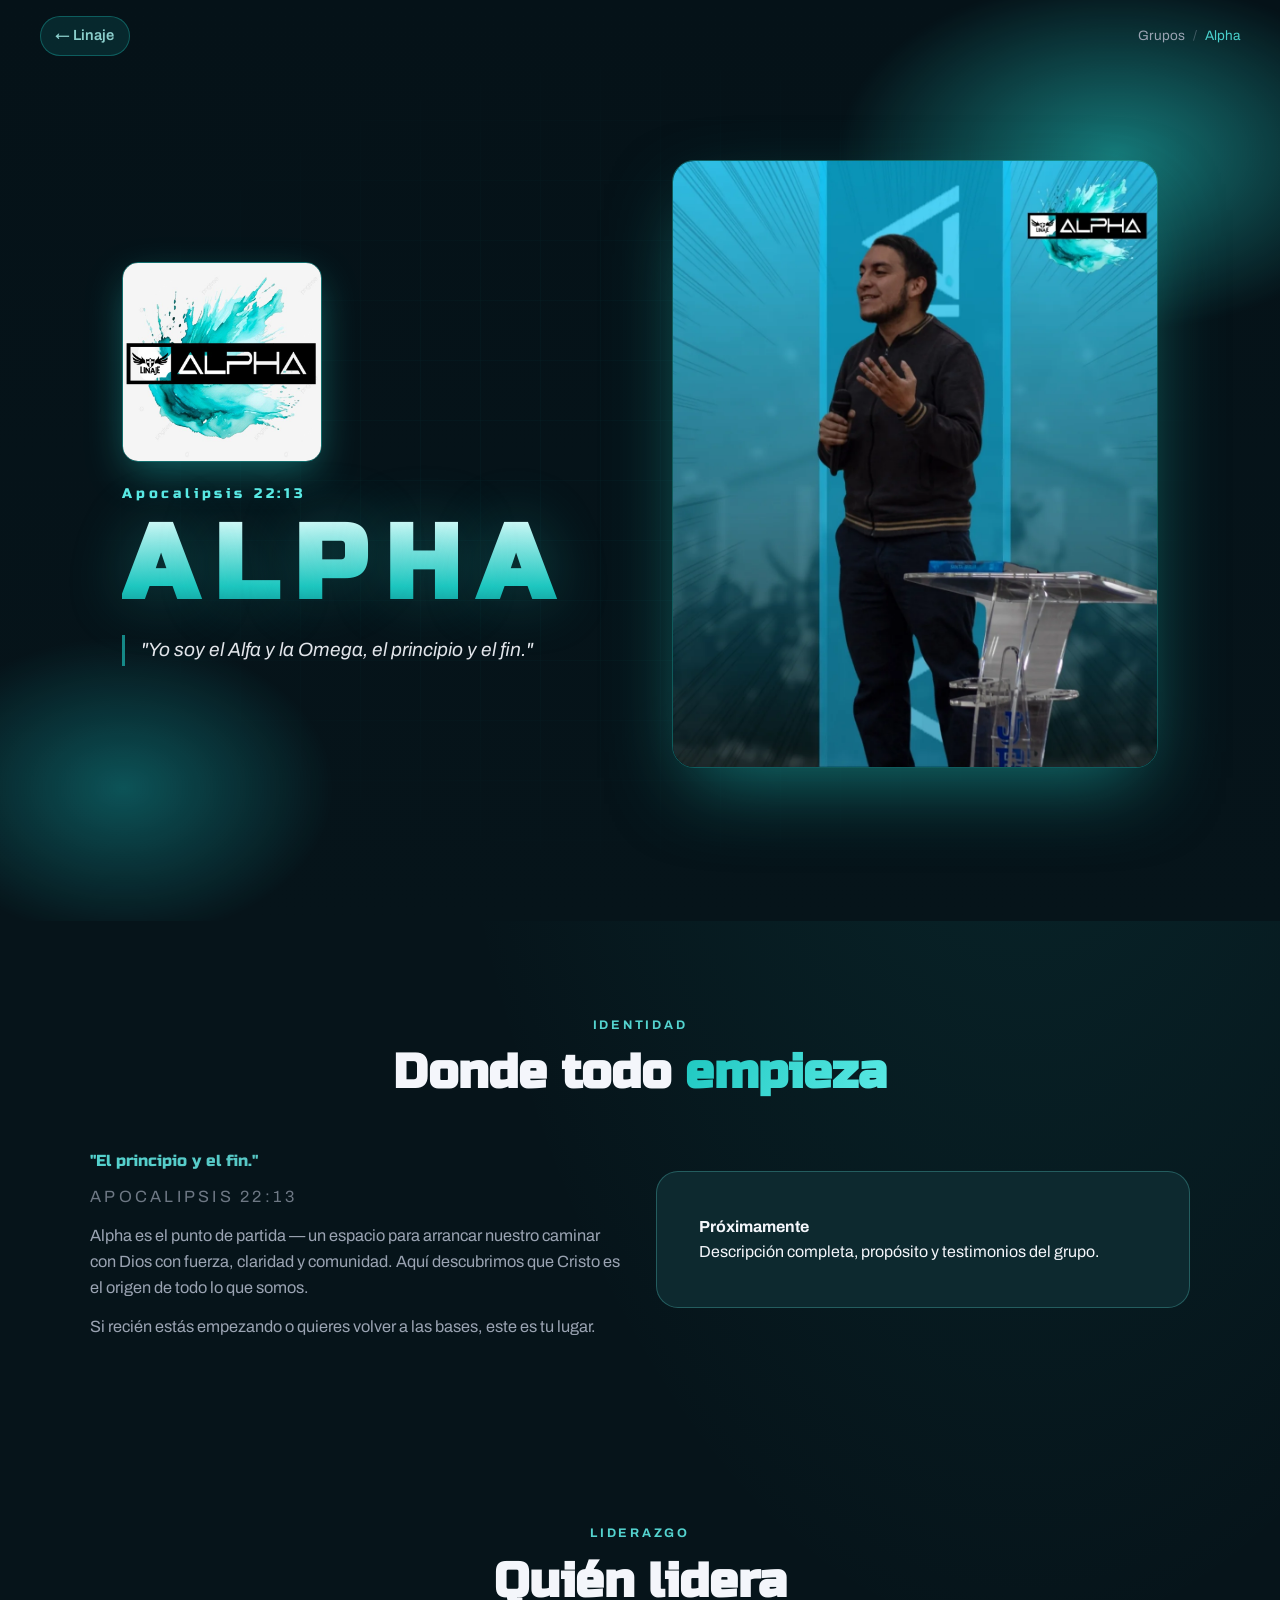
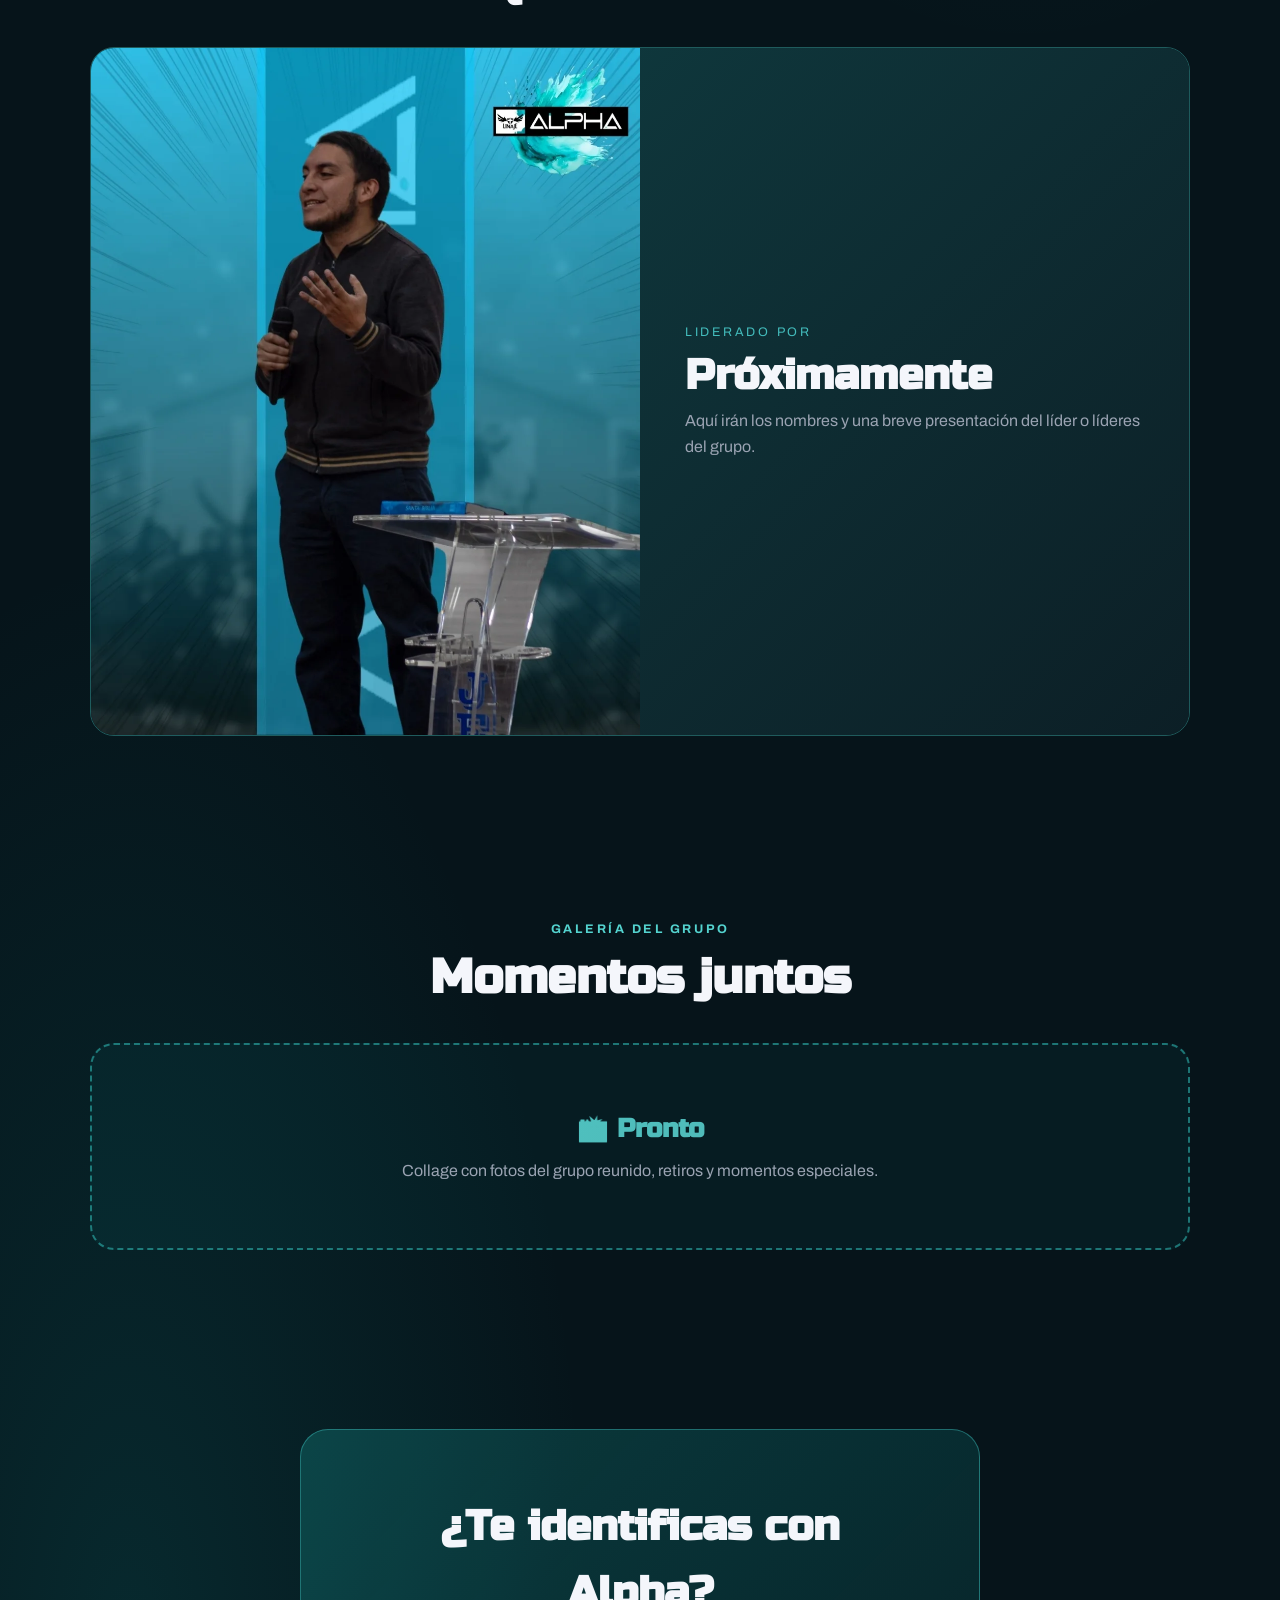
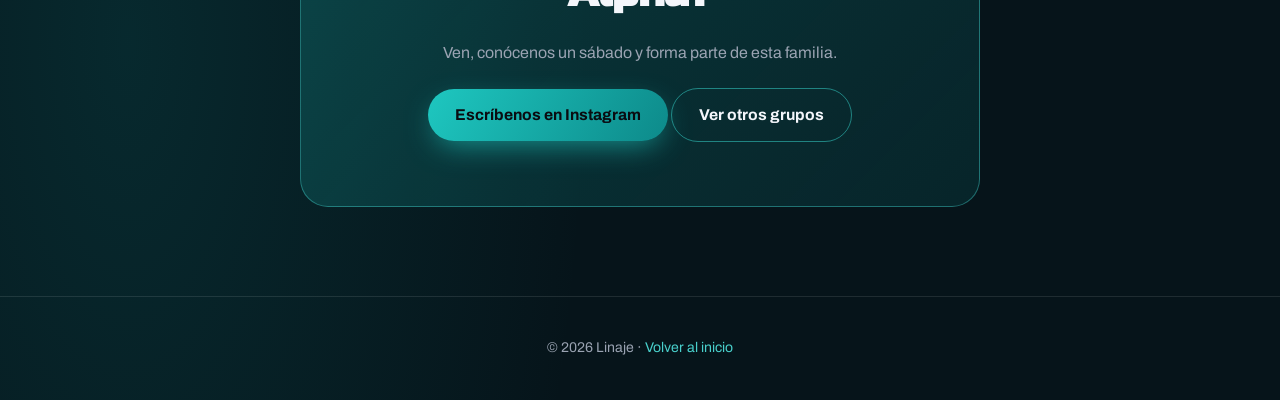
<file: grupos/alpha.html>
<!DOCTYPE html>
<html lang="es">
<head>
<meta charset="UTF-8">
<meta name="viewport" content="width=device-width, initial-scale=1.0">
<title>Linaje Alpha · Grupo de Estudio</title>
<link rel="icon" href="../img/logo-fire.jpg">
<link rel="preconnect" href="https://fonts.googleapis.com">
<link rel="preconnect" href="https://fonts.gstatic.com" crossorigin>
<link href="https://fonts.googleapis.com/css2?family=Anton&family=Russo+One&family=Archivo:wght@400;500;600;700&display=swap" rel="stylesheet">
<link rel="stylesheet" href="grupo.css">
<link rel="stylesheet" href="alpha.css">
</head>
<body class="g-alpha">

<header class="subnav" id="subnav">
  <a href="../index.html" class="subnav__back">← Linaje</a>
  <nav class="subnav__crumbs">
    <a href="../grupos.html">Grupos</a><span class="sep">/</span><span class="current">Alpha</span>
  </nav>
</header>

<section class="g-hero">
  <div class="g-hero__bg">
    <svg class="splash splash--1" viewBox="0 0 800 800" preserveAspectRatio="none" aria-hidden="true">
      <defs><radialGradient id="aG1" cx="50%" cy="50%"><stop offset="0%" stop-color="#1ec7c0" stop-opacity=".55"/><stop offset="100%" stop-color="#1ec7c0" stop-opacity="0"/></radialGradient></defs>
      <ellipse cx="400" cy="400" rx="380" ry="240" fill="url(#aG1)"/>
    </svg>
    <svg class="splash splash--2" viewBox="0 0 600 600" preserveAspectRatio="none" aria-hidden="true">
      <defs><radialGradient id="aG2"><stop offset="0%" stop-color="#0d8a8a" stop-opacity=".5"/><stop offset="100%" stop-color="#0d8a8a" stop-opacity="0"/></radialGradient></defs>
      <ellipse cx="300" cy="300" rx="280" ry="200" fill="url(#aG2)"/>
    </svg>
    <div class="grid-lines"></div>
  </div>
  <div class="g-hero__content">
    <div class="g-hero__text">
      <img src="../img/grupos/logo-alpha.jpg" class="g-hero__logo" alt="Logo Linaje Alpha">
      <span class="g-hero__verse">Apocalipsis 22:13</span>
      <h1 class="g-hero__title">ALPHA</h1>
      <p class="g-hero__tag">"Yo soy el Alfa y la Omega, el principio y el fin."</p>
    </div>
    <div class="g-hero__media">
      <img src="../img/grupos/lideres-alpha.webp" alt="Líderes de Linaje Alpha">
    </div>
  </div>
</section>

<section class="g-about wrap">
  <div class="g-head reveal">
    <span class="tag">Identidad</span>
    <h2>Donde todo <em>empieza</em></h2>
  </div>
  <div class="g-about__grid reveal">
    <div class="g-about__text">
      <p class="g-about__verse-quote">"El principio y el fin."</p>
      <p class="g-about__verse-ref">APOCALIPSIS 22:13</p>
      <p>Alpha es el punto de partida — un espacio para arrancar nuestro caminar con Dios con fuerza, claridad y comunidad. Aquí descubrimos que Cristo es el origen de todo lo que somos.</p>
      <p>Si recién estás empezando o quieres volver a las bases, este es tu lugar.</p>
    </div>
    <div class="g-card g-about__placeholder">
      <strong>Próximamente</strong>
      <p>Descripción completa, propósito y testimonios del grupo.</p>
    </div>
  </div>
</section>

<section class="g-leaders wrap">
  <div class="g-head reveal">
    <span class="tag">Liderazgo</span>
    <h2>Quién lidera</h2>
  </div>
  <div class="g-leaders__card reveal">
    <div class="g-leaders__photo"><img src="../img/grupos/lideres-alpha.webp" alt="Líderes Alpha"></div>
    <div class="g-leaders__body">
      <span class="g-leaders__role">Liderado por</span>
      <h3 class="g-leaders__names">Próximamente</h3>
      <p class="g-leaders__note">Aquí irán los nombres y una breve presentación del líder o líderes del grupo.</p>
    </div>
  </div>
</section>

<section class="g-pronto wrap">
  <div class="g-head reveal">
    <span class="tag">Galería del grupo</span>
    <h2>Momentos juntos</h2>
  </div>
  <div class="g-pronto__placeholder reveal">
    <strong>📸 Pronto</strong>
    <p>Collage con fotos del grupo reunido, retiros y momentos especiales.</p>
  </div>
</section>

<section class="g-cta wrap">
  <div class="g-cta__inner reveal">
    <h3>¿Te identificas con Alpha?</h3>
    <p>Ven, conócenos un sábado y forma parte de esta familia.</p>
    <a href="https://www.instagram.com/linaje_ade/" target="_blank" class="g-btn">Escríbenos en Instagram</a>
    <a href="../grupos.html" class="g-btn g-btn--ghost">Ver otros grupos</a>
  </div>
</section>

<footer class="g-footer">
  © <span id="year"></span> Linaje · <a href="../index.html">Volver al inicio</a>
</footer>

<script>
document.getElementById('year').textContent=new Date().getFullYear();
const sn=document.getElementById('subnav');addEventListener('scroll',()=>sn.classList.toggle('scrolled',scrollY>30));
const io=new IntersectionObserver(e=>e.forEach(x=>{if(x.isIntersecting){x.target.classList.add('in');io.unobserve(x.target)}}),{threshold:.12});
document.querySelectorAll('.reveal').forEach(el=>io.observe(el));
</script>
</body>
</html>
</file>
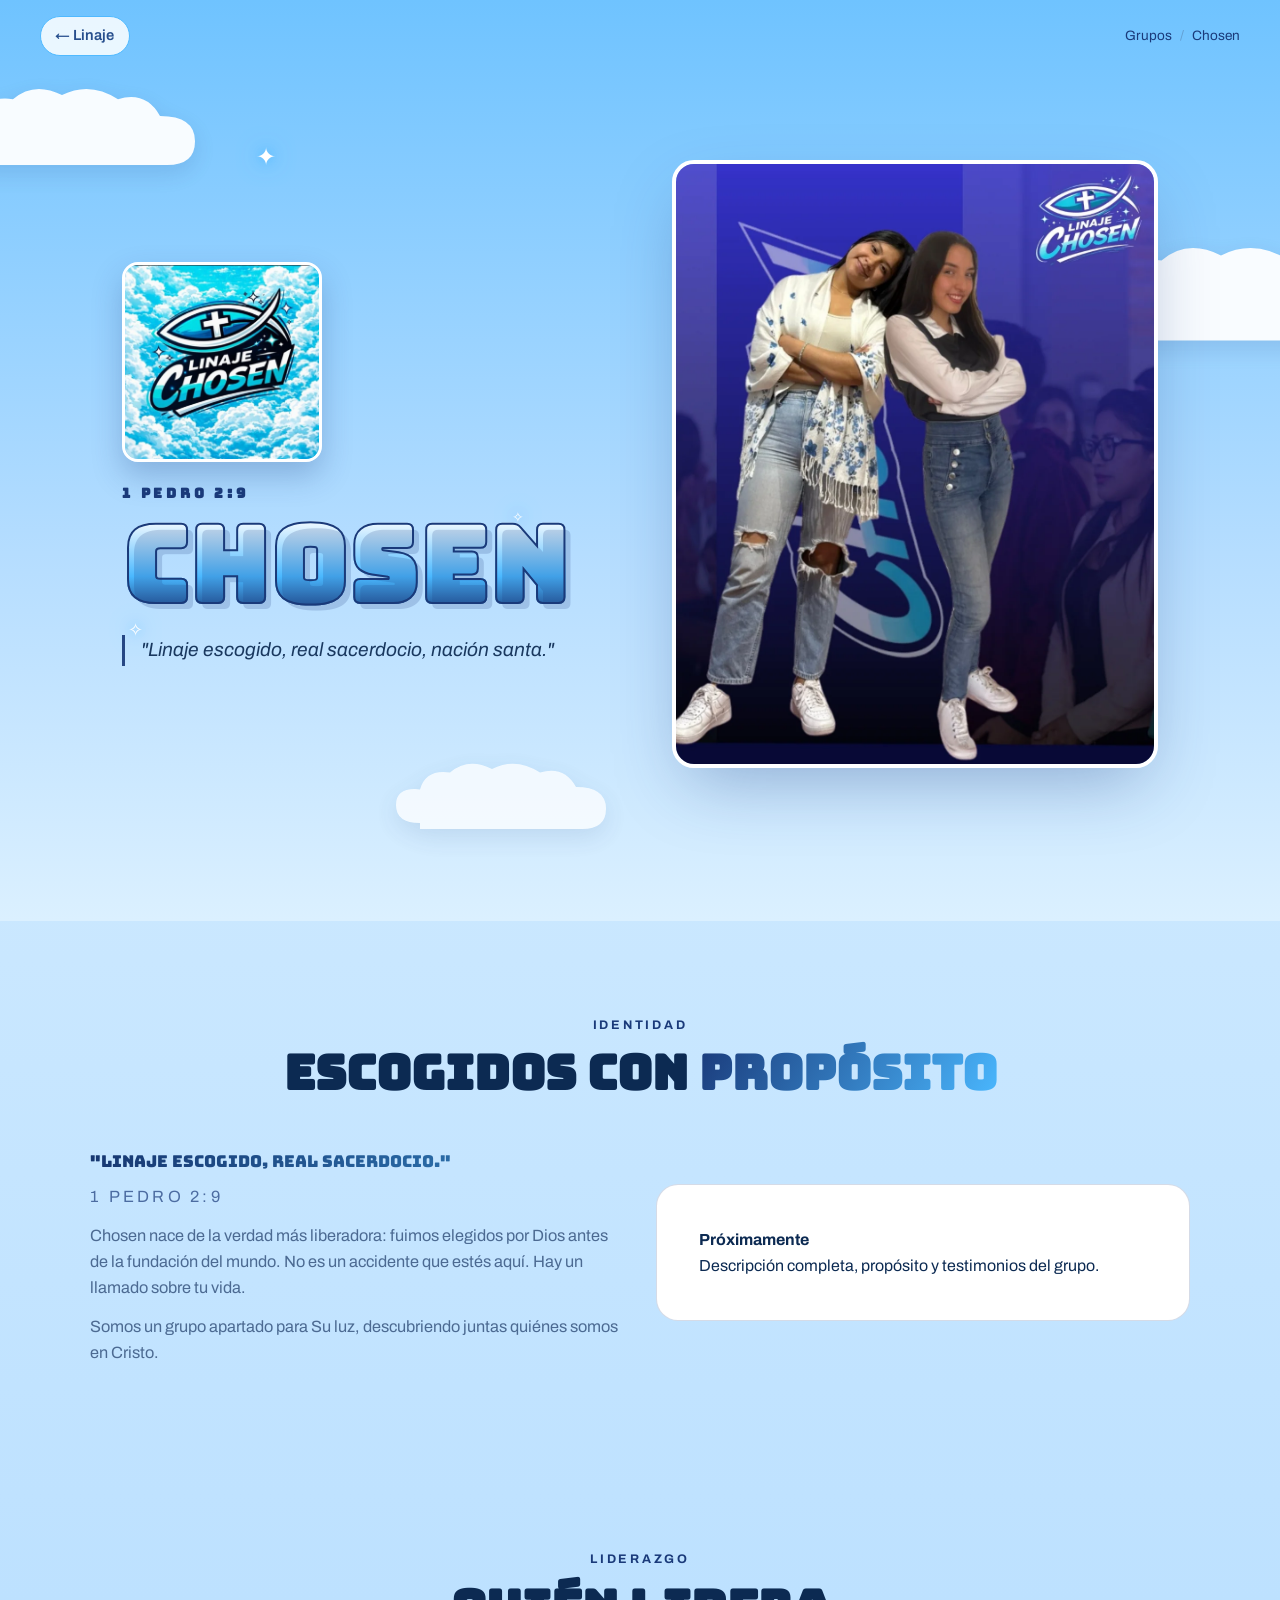
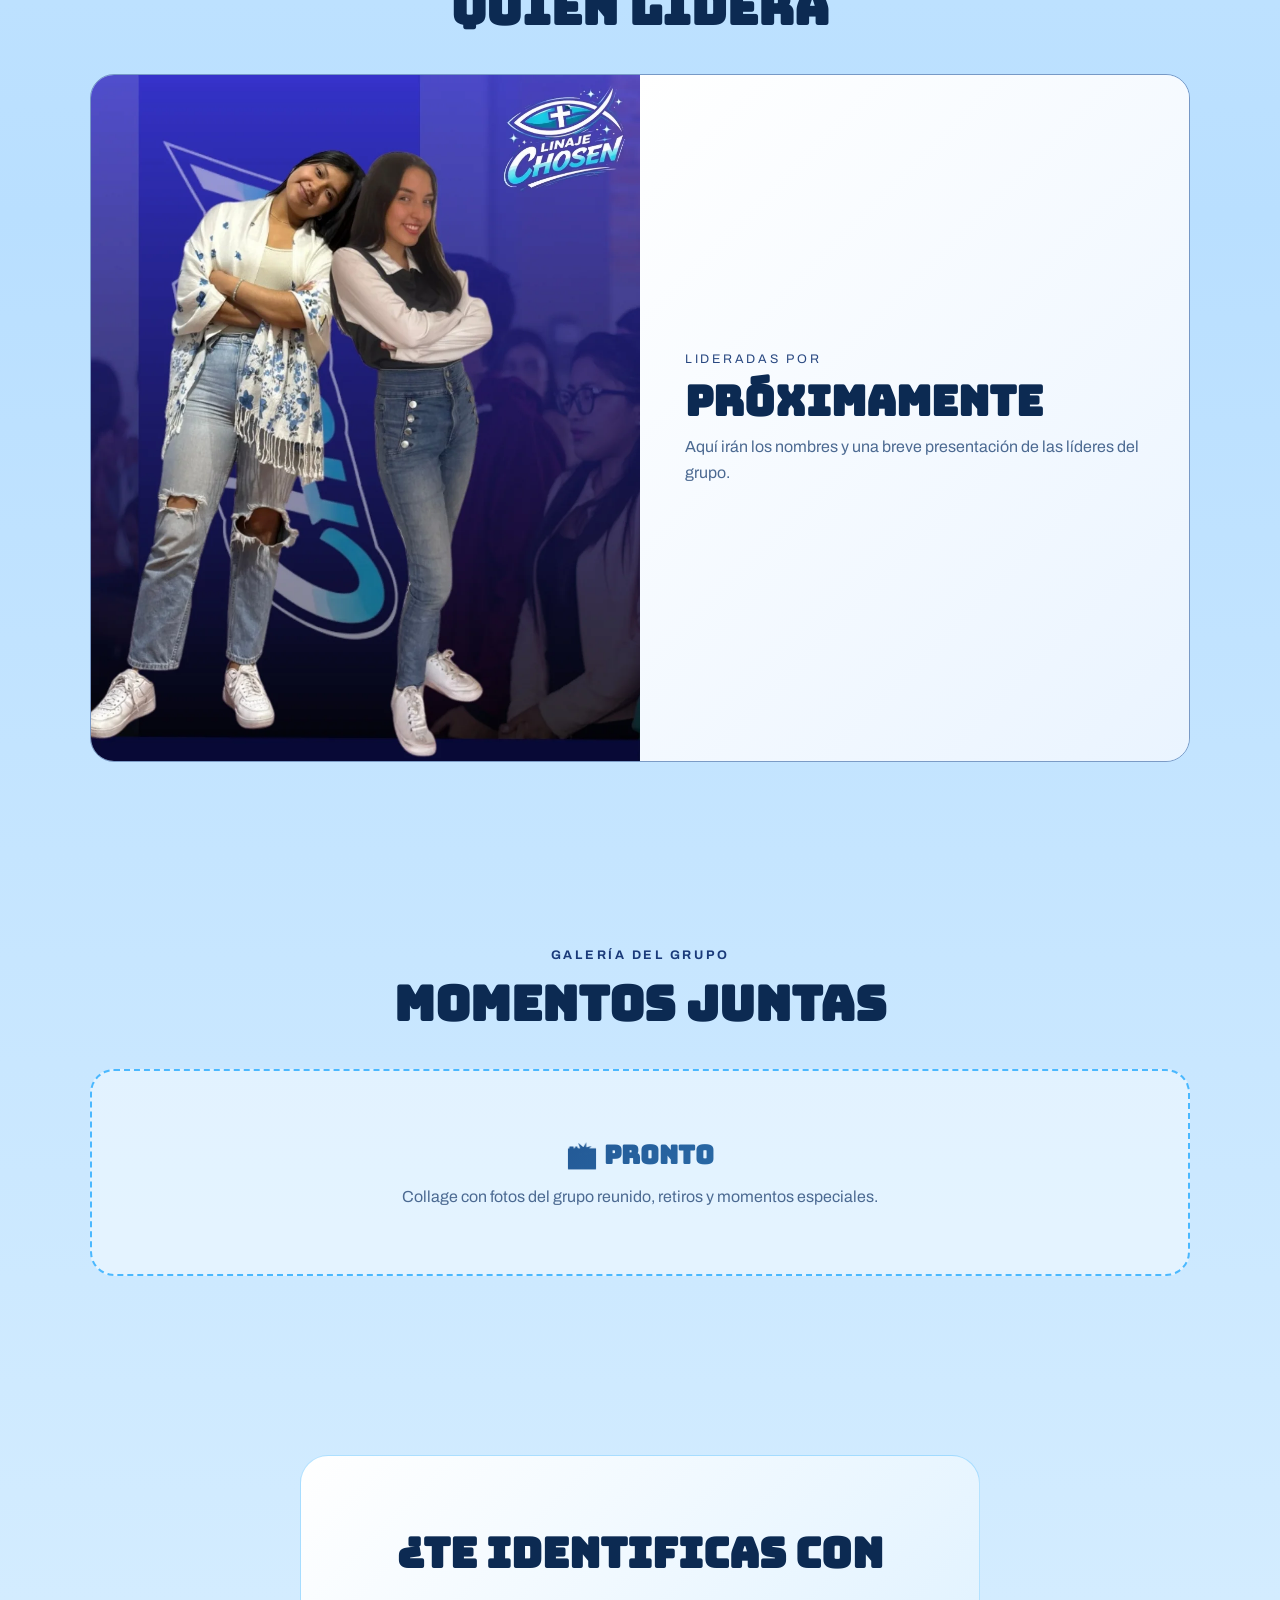
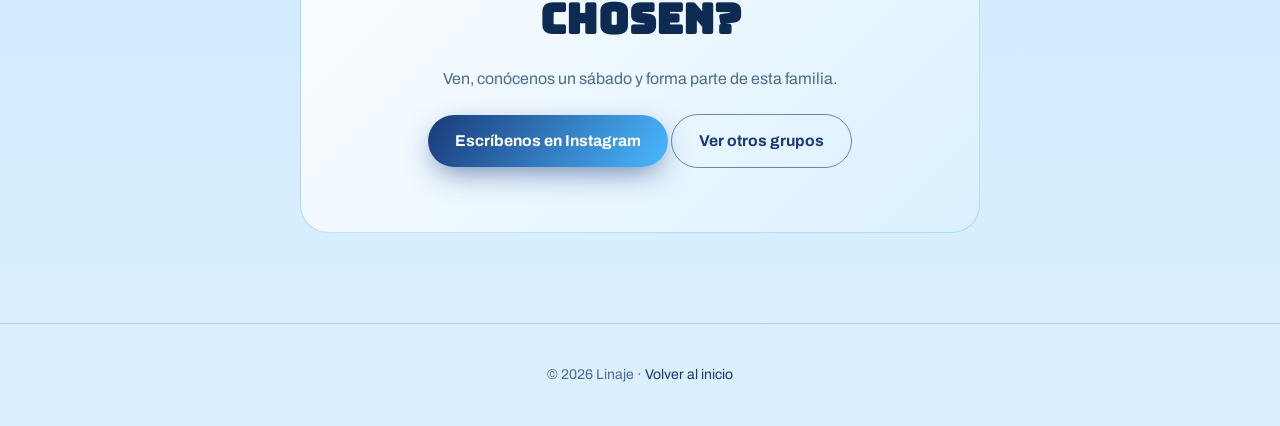
<file: grupos/chosen.html>
<!DOCTYPE html>
<html lang="es">
<head>
<meta charset="UTF-8">
<meta name="viewport" content="width=device-width, initial-scale=1.0">
<title>Linaje Chosen · Grupo de Estudio</title>
<link rel="icon" href="../img/logo-fire.jpg">
<link rel="preconnect" href="https://fonts.googleapis.com">
<link rel="preconnect" href="https://fonts.gstatic.com" crossorigin>
<link href="https://fonts.googleapis.com/css2?family=Bungee&family=Archivo:wght@400;500;600;700;800&display=swap" rel="stylesheet">
<link rel="stylesheet" href="grupo.css">
<link rel="stylesheet" href="chosen.css">
</head>
<body class="g-chosen">

<header class="subnav" id="subnav">
  <a href="../index.html" class="subnav__back">← Linaje</a>
  <nav class="subnav__crumbs">
    <a href="../grupos.html">Grupos</a><span class="sep">/</span><span class="current">Chosen</span>
  </nav>
</header>

<section class="g-hero">
  <div class="g-hero__bg">
    <div class="sky"></div>
    <svg class="cloud cloud--1" viewBox="0 0 200 80" aria-hidden="true"><path d="M30,60 Q10,60 10,45 Q10,30 30,32 Q35,15 55,18 Q70,5 90,15 Q110,5 130,18 Q150,12 160,30 Q185,30 185,48 Q185,65 165,65 L30,65 Z" fill="#fff"/></svg>
    <svg class="cloud cloud--2" viewBox="0 0 200 80" aria-hidden="true"><path d="M30,60 Q10,60 10,45 Q10,30 30,32 Q35,15 55,18 Q70,5 90,15 Q110,5 130,18 Q150,12 160,30 Q185,30 185,48 Q185,65 165,65 L30,65 Z" fill="#fff"/></svg>
    <svg class="cloud cloud--3" viewBox="0 0 200 80" aria-hidden="true"><path d="M30,60 Q10,60 10,45 Q10,30 30,32 Q35,15 55,18 Q70,5 90,15 Q110,5 130,18 Q150,12 160,30 Q185,30 185,48 Q185,65 165,65 L30,65 Z" fill="#fff"/></svg>
    <div class="sparkle s1">✦</div>
    <div class="sparkle s2">✦</div>
    <div class="sparkle s3">✧</div>
    <div class="sparkle s4">✦</div>
    <div class="sparkle s5">✧</div>
  </div>
  <div class="g-hero__content">
    <div class="g-hero__text">
      <img src="../img/grupos/logo-chosen.jpg" class="g-hero__logo" alt="Logo Linaje Chosen">
      <span class="g-hero__verse">1 Pedro 2:9</span>
      <h1 class="g-hero__title">CHOSEN</h1>
      <p class="g-hero__tag">"Linaje escogido, real sacerdocio, nación santa."</p>
    </div>
    <div class="g-hero__media">
      <img src="../img/grupos/lideres-chosen.webp" alt="Líderes de Linaje Chosen">
    </div>
  </div>
</section>

<section class="g-about wrap">
  <div class="g-head reveal">
    <span class="tag">Identidad</span>
    <h2>Escogidos con <em>propósito</em></h2>
  </div>
  <div class="g-about__grid reveal">
    <div class="g-about__text">
      <p class="g-about__verse-quote">"Linaje escogido, real sacerdocio."</p>
      <p class="g-about__verse-ref">1 PEDRO 2:9</p>
      <p>Chosen nace de la verdad más liberadora: fuimos elegidos por Dios antes de la fundación del mundo. No es un accidente que estés aquí. Hay un llamado sobre tu vida.</p>
      <p>Somos un grupo apartado para Su luz, descubriendo juntas quiénes somos en Cristo.</p>
    </div>
    <div class="g-card g-about__placeholder">
      <strong>Próximamente</strong>
      <p>Descripción completa, propósito y testimonios del grupo.</p>
    </div>
  </div>
</section>

<section class="g-leaders wrap">
  <div class="g-head reveal">
    <span class="tag">Liderazgo</span>
    <h2>Quién lidera</h2>
  </div>
  <div class="g-leaders__card reveal">
    <div class="g-leaders__photo"><img src="../img/grupos/lideres-chosen.webp" alt="Líderes Chosen"></div>
    <div class="g-leaders__body">
      <span class="g-leaders__role">Lideradas por</span>
      <h3 class="g-leaders__names">Próximamente</h3>
      <p class="g-leaders__note">Aquí irán los nombres y una breve presentación de las líderes del grupo.</p>
    </div>
  </div>
</section>

<section class="g-pronto wrap">
  <div class="g-head reveal">
    <span class="tag">Galería del grupo</span>
    <h2>Momentos juntas</h2>
  </div>
  <div class="g-pronto__placeholder reveal">
    <strong>📸 Pronto</strong>
    <p>Collage con fotos del grupo reunido, retiros y momentos especiales.</p>
  </div>
</section>

<section class="g-cta wrap">
  <div class="g-cta__inner reveal">
    <h3>¿Te identificas con Chosen?</h3>
    <p>Ven, conócenos un sábado y forma parte de esta familia.</p>
    <a href="https://www.instagram.com/linaje_ade/" target="_blank" class="g-btn">Escríbenos en Instagram</a>
    <a href="../grupos.html" class="g-btn g-btn--ghost">Ver otros grupos</a>
  </div>
</section>

<footer class="g-footer">
  © <span id="year"></span> Linaje · <a href="../index.html">Volver al inicio</a>
</footer>

<script>
document.getElementById('year').textContent=new Date().getFullYear();
const sn=document.getElementById('subnav');addEventListener('scroll',()=>sn.classList.toggle('scrolled',scrollY>30));
const io=new IntersectionObserver(e=>e.forEach(x=>{if(x.isIntersecting){x.target.classList.add('in');io.unobserve(x.target)}}),{threshold:.12});
document.querySelectorAll('.reveal').forEach(el=>io.observe(el));
</script>
</body>
</html>
</file>
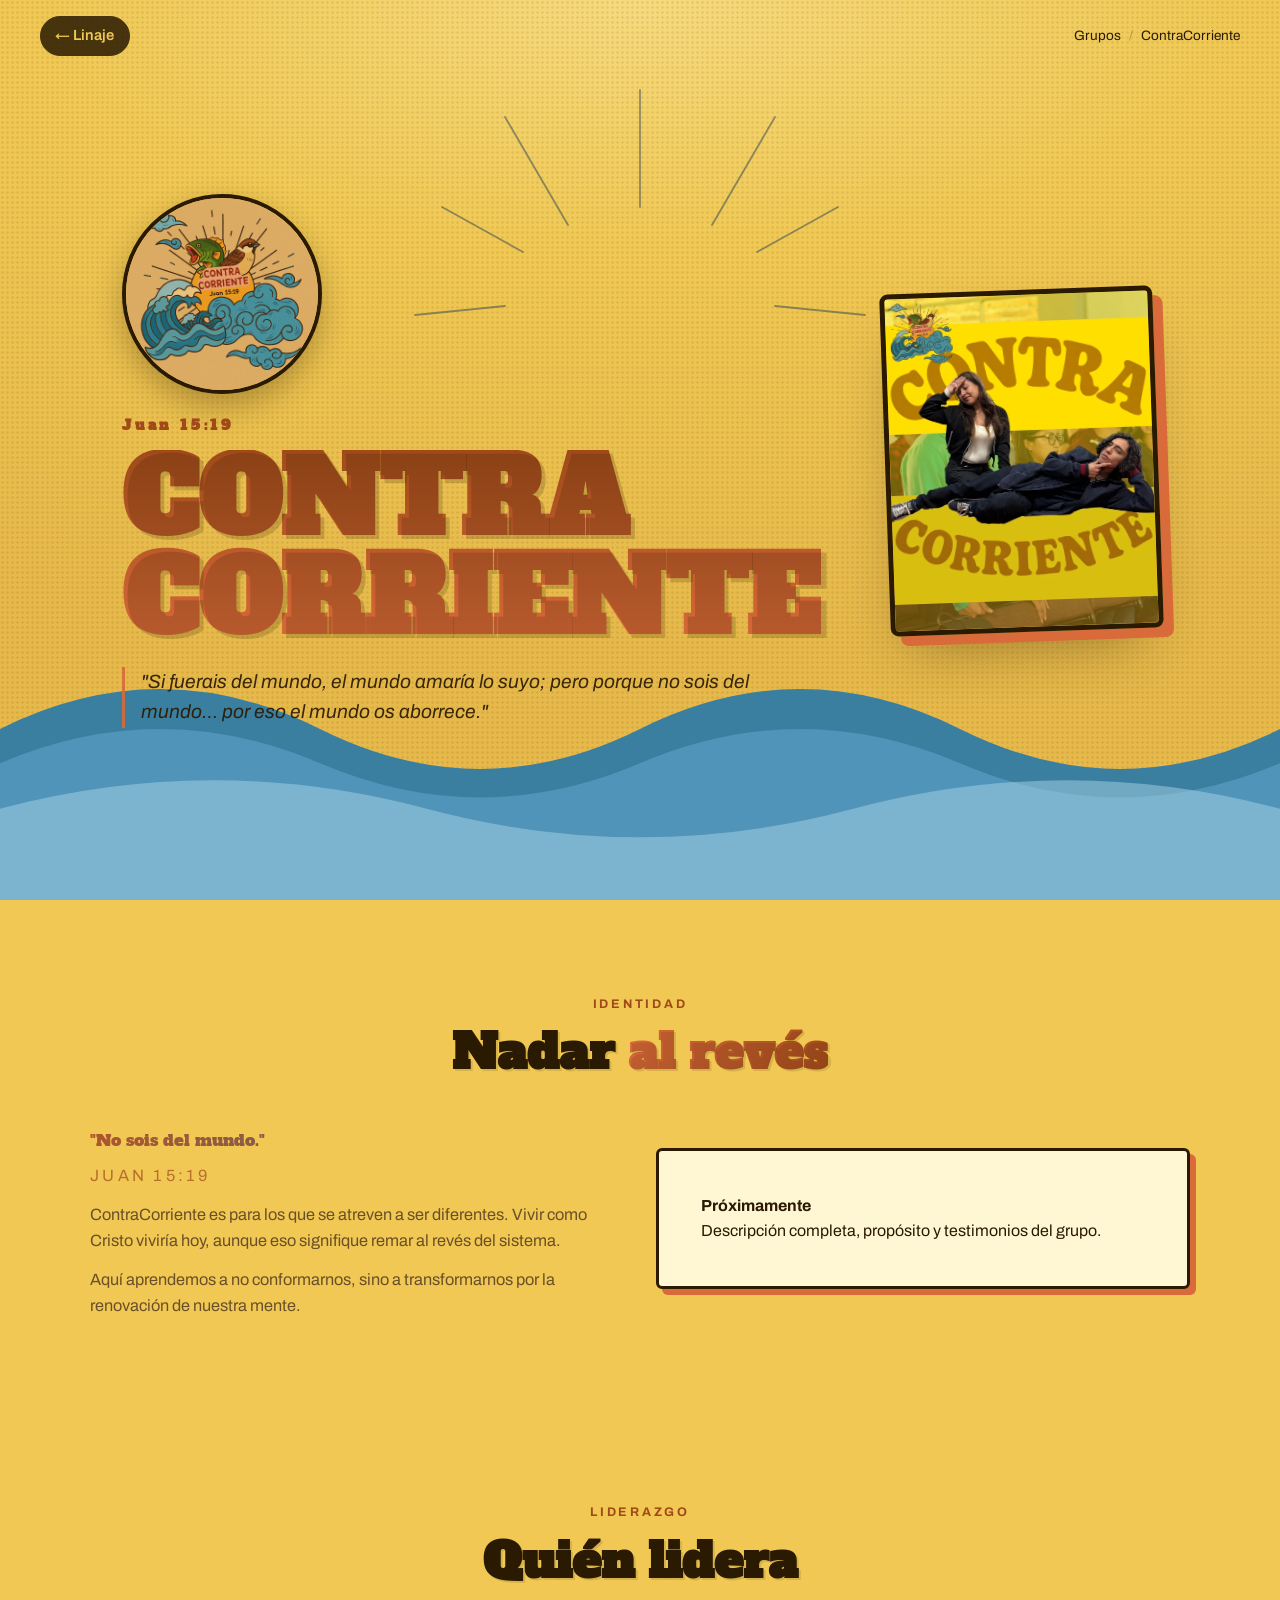
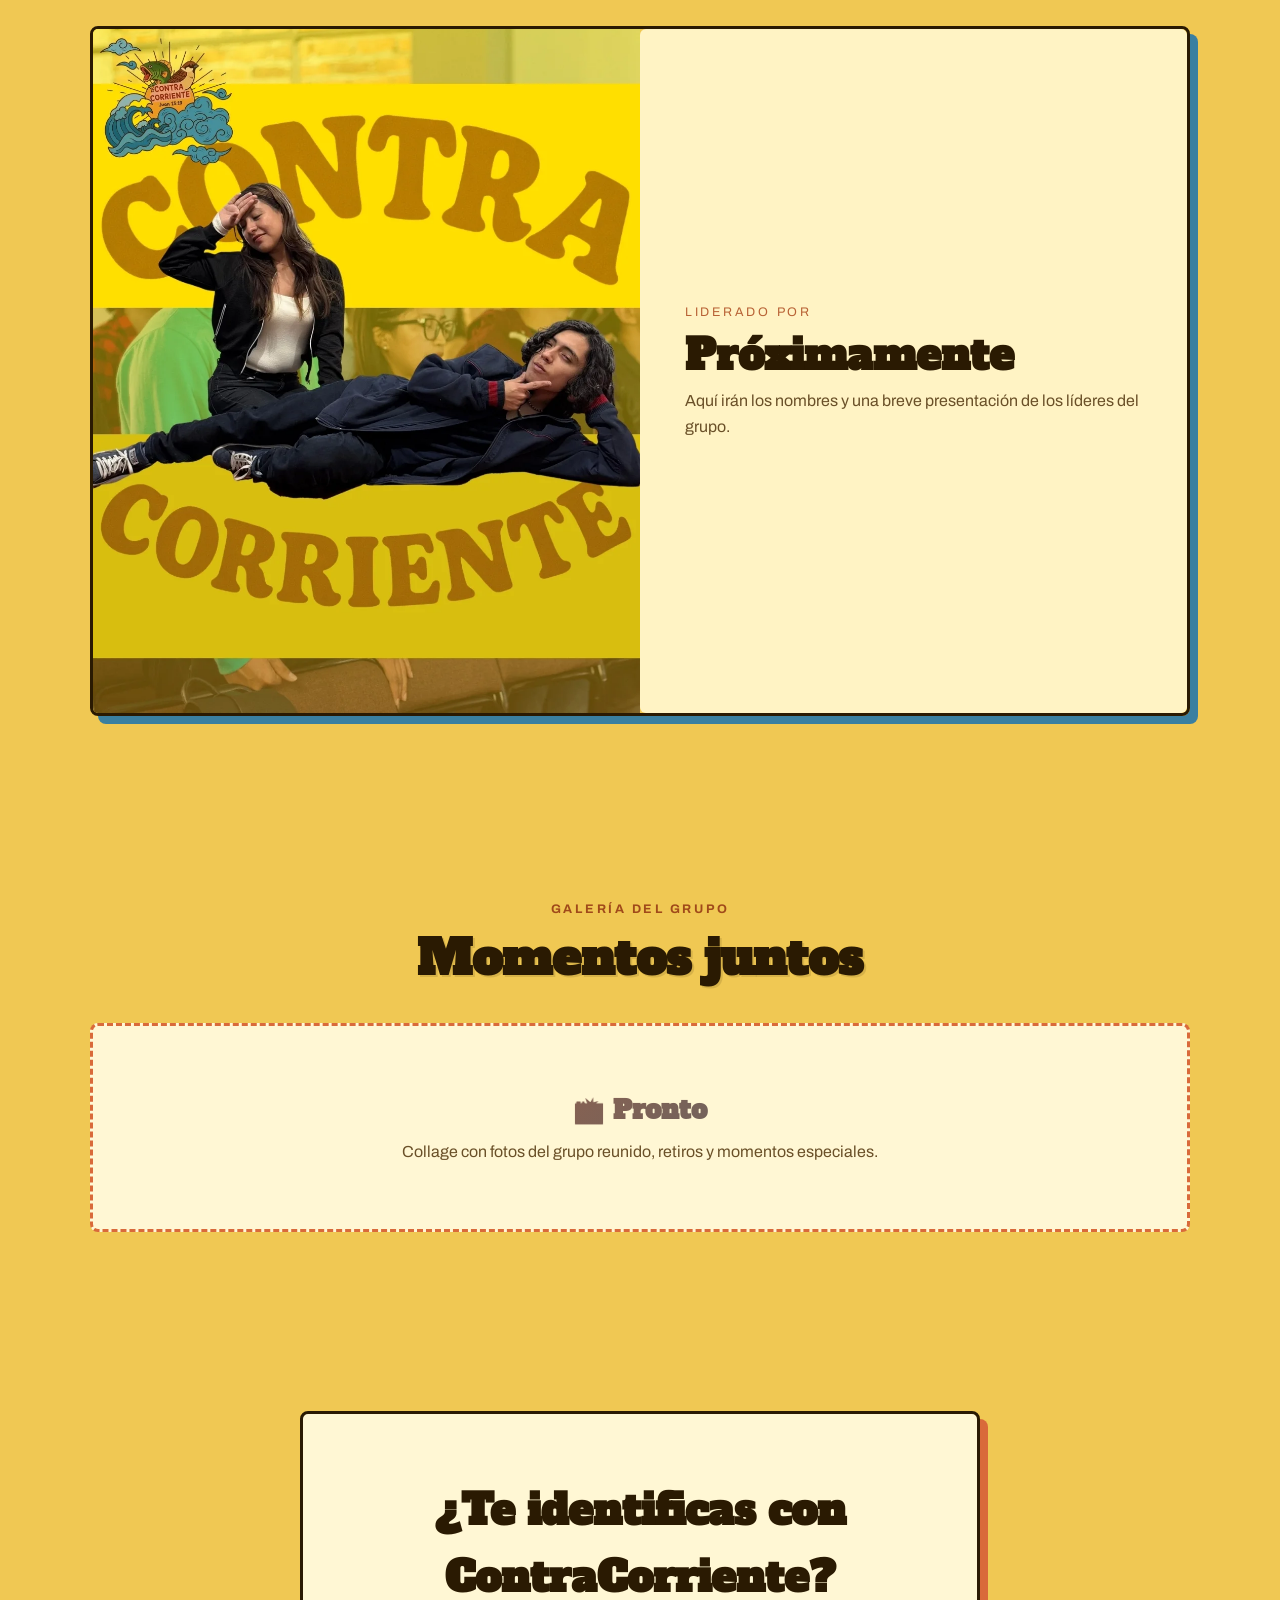
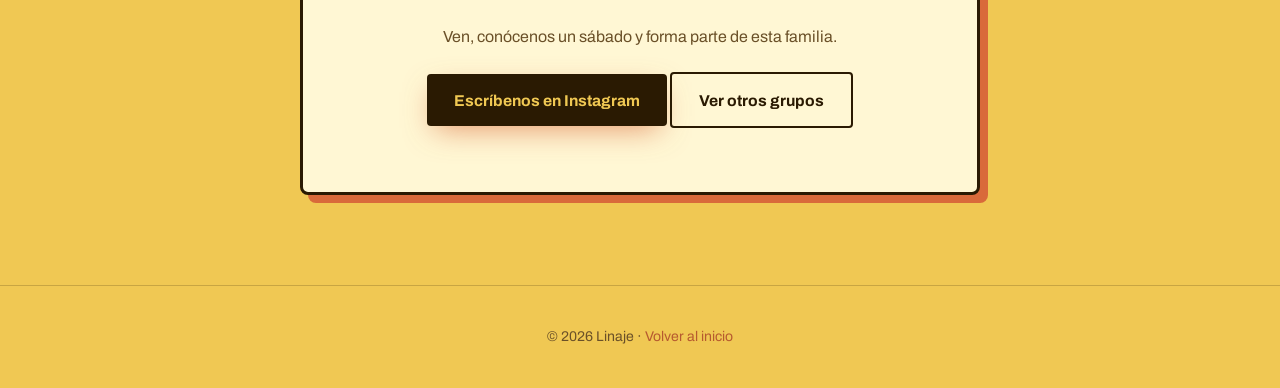
<file: grupos/contracorriente.html>
<!DOCTYPE html>
<html lang="es">
<head>
<meta charset="UTF-8">
<meta name="viewport" content="width=device-width, initial-scale=1.0">
<title>Linaje ContraCorriente · Grupo de Estudio</title>
<link rel="icon" href="../img/logo-fire.jpg">
<link rel="preconnect" href="https://fonts.googleapis.com">
<link rel="preconnect" href="https://fonts.gstatic.com" crossorigin>
<link href="https://fonts.googleapis.com/css2?family=Alfa+Slab+One&family=Archivo:wght@400;500;600;700&display=swap" rel="stylesheet">
<link rel="stylesheet" href="grupo.css">
<link rel="stylesheet" href="contracorriente.css">
</head>
<body class="g-cc">

<header class="subnav" id="subnav">
  <a href="../index.html" class="subnav__back">← Linaje</a>
  <nav class="subnav__crumbs">
    <a href="../grupos.html">Grupos</a><span class="sep">/</span><span class="current">ContraCorriente</span>
  </nav>
</header>

<section class="g-hero">
  <div class="g-hero__bg">
    <div class="paper"></div>
    <svg class="sunburst" viewBox="0 0 600 600" aria-hidden="true">
      <g fill="none" stroke="#2a4255" stroke-width="2" stroke-linecap="round">
        <line x1="300" y1="50" x2="300" y2="180"/>
        <line x1="450" y1="80" x2="380" y2="200"/>
        <line x1="150" y1="80" x2="220" y2="200"/>
        <line x1="520" y1="180" x2="430" y2="230"/>
        <line x1="80" y1="180" x2="170" y2="230"/>
        <line x1="550" y1="300" x2="450" y2="290"/>
        <line x1="50" y1="300" x2="150" y2="290"/>
      </g>
    </svg>
    <svg class="wave" viewBox="0 0 1200 300" preserveAspectRatio="none" aria-hidden="true">
      <path d="M0,150 Q150,80 300,150 T600,150 T900,150 T1200,150 L1200,300 L0,300 Z" fill="#3a7fa0"/>
      <path d="M0,180 Q150,120 300,180 T600,180 T900,180 T1200,180 L1200,300 L0,300 Z" fill="#5b9fc4" opacity=".7"/>
      <path d="M0,220 Q200,170 400,220 T800,220 T1200,220 L1200,300 L0,300 Z" fill="#a8d4e6" opacity=".5"/>
    </svg>
  </div>
  <div class="g-hero__content">
    <div class="g-hero__text">
      <img src="../img/grupos/logo-contracorriente.jpg" class="g-hero__logo" alt="Logo Linaje ContraCorriente">
      <span class="g-hero__verse">Juan 15:19</span>
      <h1 class="g-hero__title">CONTRA<br>CORRIENTE</h1>
      <p class="g-hero__tag">"Si fuerais del mundo, el mundo amaría lo suyo; pero porque no sois del mundo… por eso el mundo os aborrece."</p>
    </div>
    <div class="g-hero__media">
      <img src="../img/grupos/lideres-contracorriente.webp" alt="Líderes de Linaje ContraCorriente">
    </div>
  </div>
</section>

<section class="g-about wrap">
  <div class="g-head reveal">
    <span class="tag">Identidad</span>
    <h2>Nadar <em>al revés</em></h2>
  </div>
  <div class="g-about__grid reveal">
    <div class="g-about__text">
      <p class="g-about__verse-quote">"No sois del mundo."</p>
      <p class="g-about__verse-ref">JUAN 15:19</p>
      <p>ContraCorriente es para los que se atreven a ser diferentes. Vivir como Cristo viviría hoy, aunque eso signifique remar al revés del sistema.</p>
      <p>Aquí aprendemos a no conformarnos, sino a transformarnos por la renovación de nuestra mente.</p>
    </div>
    <div class="g-card g-about__placeholder">
      <strong>Próximamente</strong>
      <p>Descripción completa, propósito y testimonios del grupo.</p>
    </div>
  </div>
</section>

<section class="g-leaders wrap">
  <div class="g-head reveal">
    <span class="tag">Liderazgo</span>
    <h2>Quién lidera</h2>
  </div>
  <div class="g-leaders__card reveal">
    <div class="g-leaders__photo"><img src="../img/grupos/lideres-contracorriente.webp" alt="Líderes ContraCorriente"></div>
    <div class="g-leaders__body">
      <span class="g-leaders__role">Liderado por</span>
      <h3 class="g-leaders__names">Próximamente</h3>
      <p class="g-leaders__note">Aquí irán los nombres y una breve presentación de los líderes del grupo.</p>
    </div>
  </div>
</section>

<section class="g-pronto wrap">
  <div class="g-head reveal">
    <span class="tag">Galería del grupo</span>
    <h2>Momentos juntos</h2>
  </div>
  <div class="g-pronto__placeholder reveal">
    <strong>📸 Pronto</strong>
    <p>Collage con fotos del grupo reunido, retiros y momentos especiales.</p>
  </div>
</section>

<section class="g-cta wrap">
  <div class="g-cta__inner reveal">
    <h3>¿Te identificas con ContraCorriente?</h3>
    <p>Ven, conócenos un sábado y forma parte de esta familia.</p>
    <a href="https://www.instagram.com/linaje_ade/" target="_blank" class="g-btn">Escríbenos en Instagram</a>
    <a href="../grupos.html" class="g-btn g-btn--ghost">Ver otros grupos</a>
  </div>
</section>

<footer class="g-footer">
  © <span id="year"></span> Linaje · <a href="../index.html">Volver al inicio</a>
</footer>

<script>
document.getElementById('year').textContent=new Date().getFullYear();
const sn=document.getElementById('subnav');addEventListener('scroll',()=>sn.classList.toggle('scrolled',scrollY>30));
const io=new IntersectionObserver(e=>e.forEach(x=>{if(x.isIntersecting){x.target.classList.add('in');io.unobserve(x.target)}}),{threshold:.12});
document.querySelectorAll('.reveal').forEach(el=>io.observe(el));
</script>
</body>
</html>
</file>
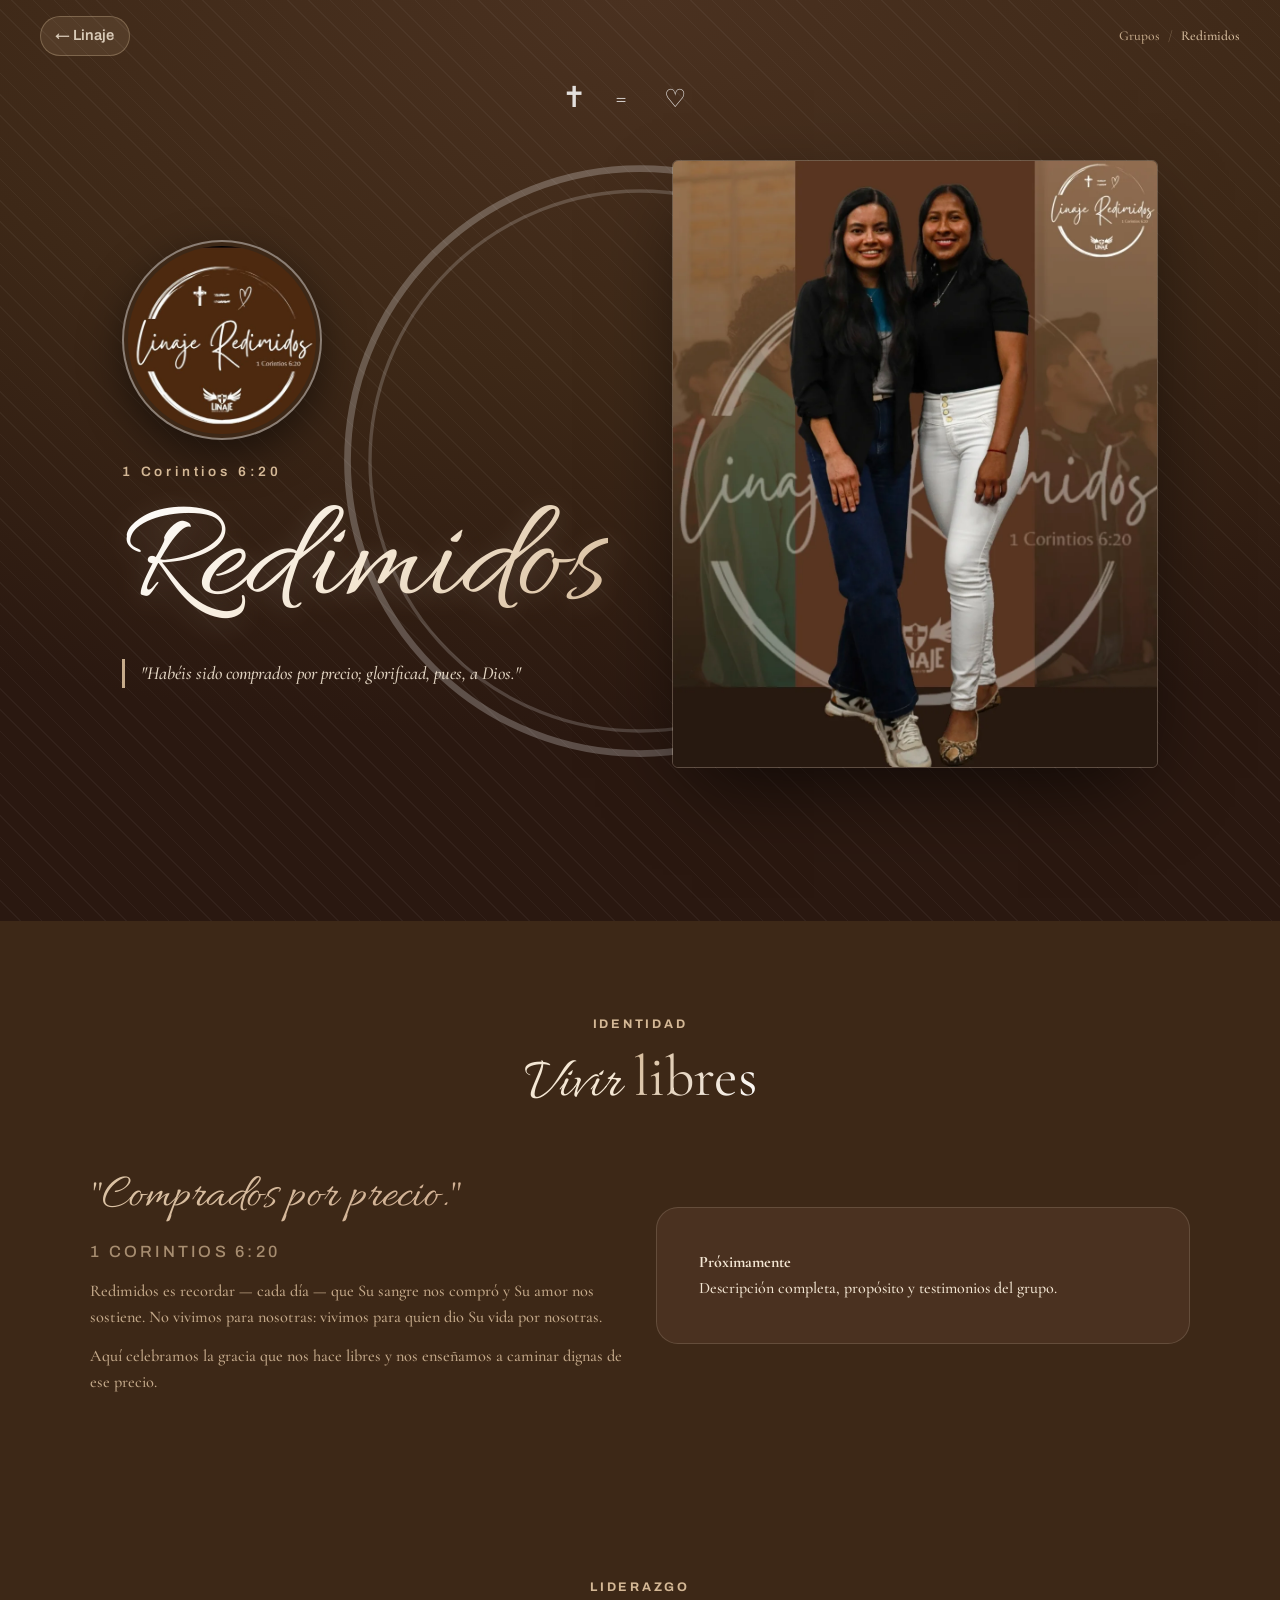
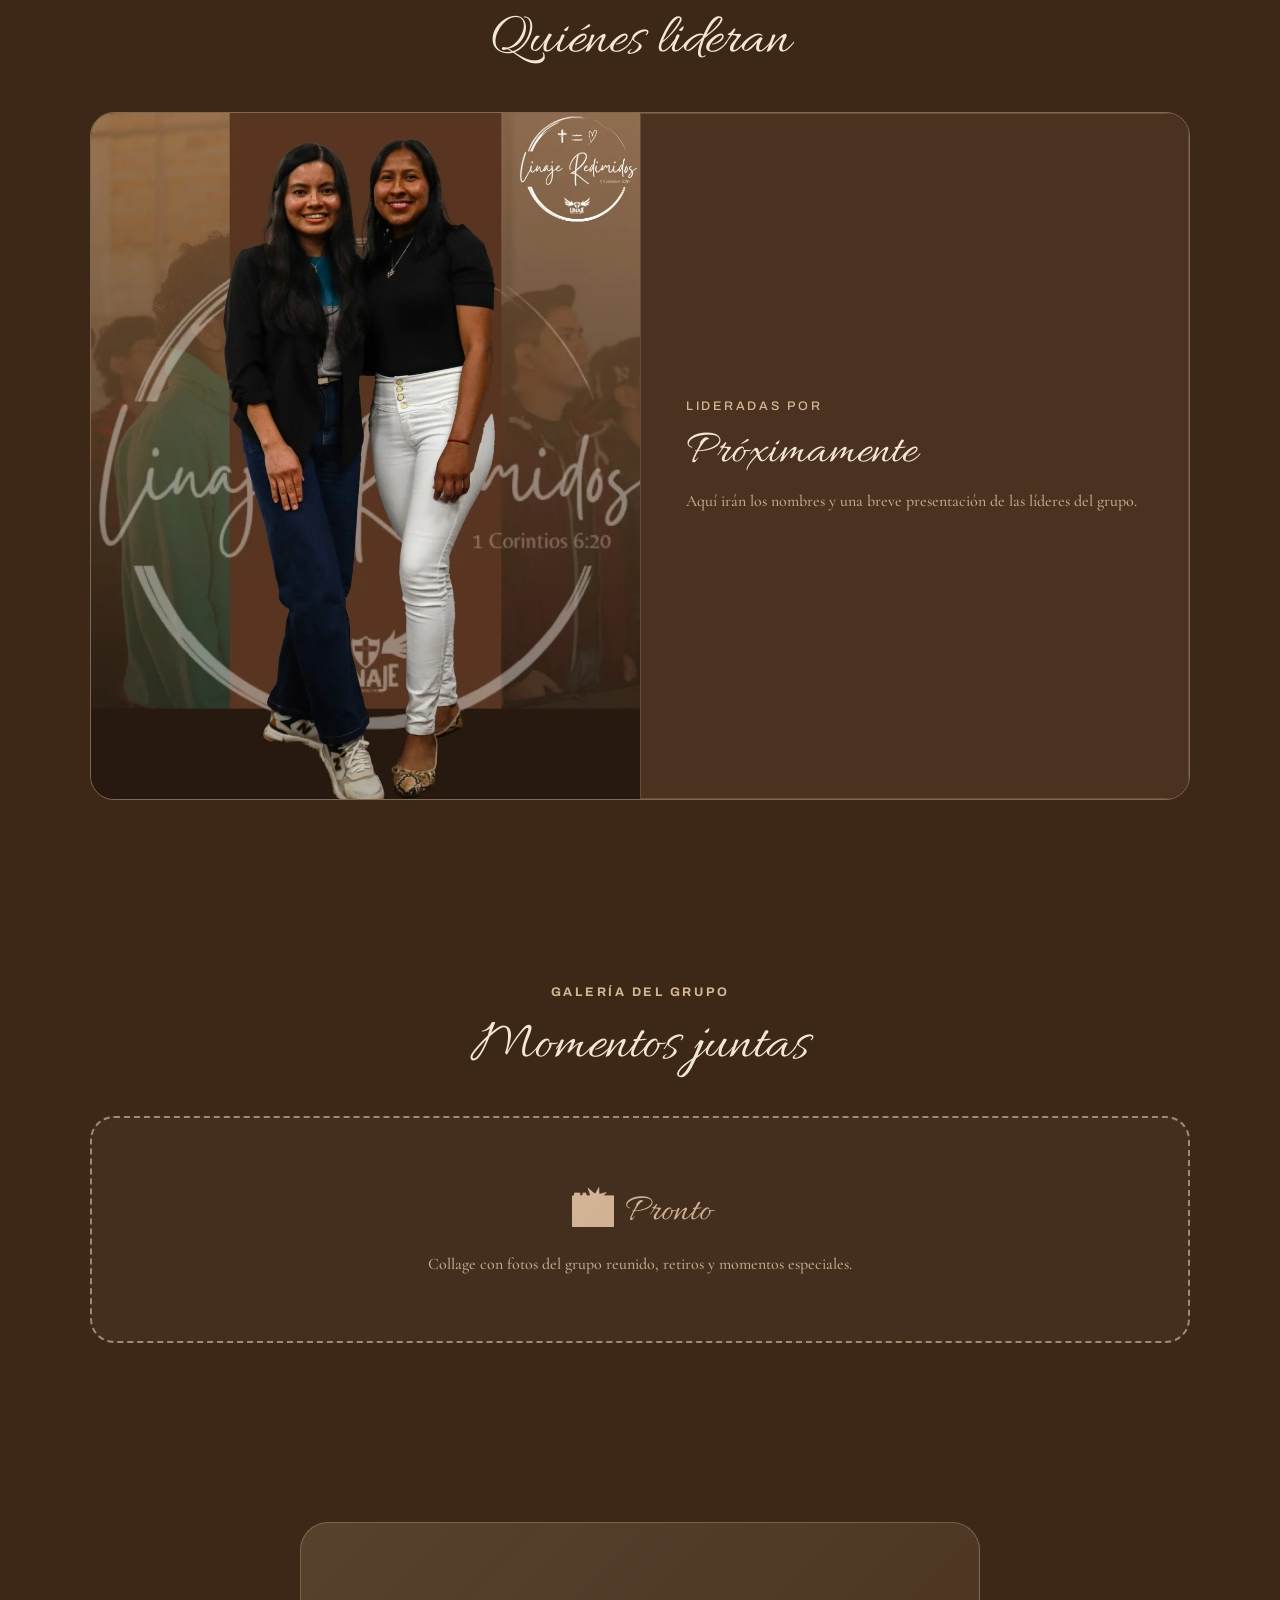
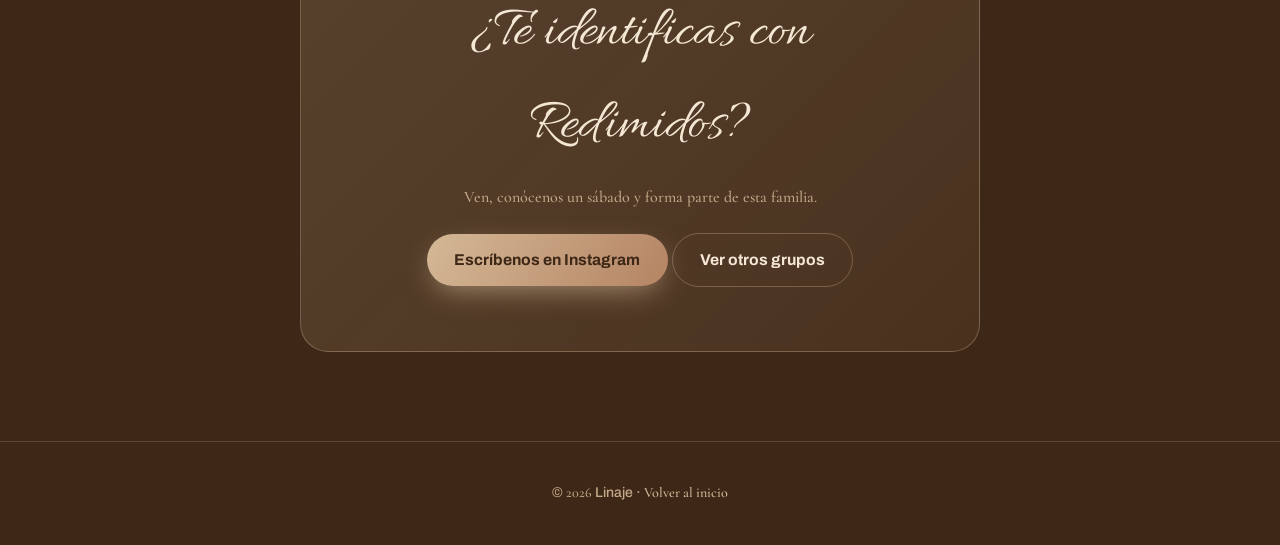
<file: grupos/redimidos.html>
<!DOCTYPE html>
<html lang="es">
<head>
<meta charset="UTF-8">
<meta name="viewport" content="width=device-width, initial-scale=1.0">
<title>Linaje Redimidos · Grupo de Estudio</title>
<link rel="icon" href="../img/logo-fire.jpg">
<link rel="preconnect" href="https://fonts.googleapis.com">
<link rel="preconnect" href="https://fonts.gstatic.com" crossorigin>
<link href="https://fonts.googleapis.com/css2?family=Allura&family=Cormorant+Garamond:wght@400;500;600;700&family=Archivo:wght@400;500;600&display=swap" rel="stylesheet">
<link rel="stylesheet" href="grupo.css">
<link rel="stylesheet" href="redimidos.css">
</head>
<body class="g-red">

<header class="subnav" id="subnav">
  <a href="../index.html" class="subnav__back">← Linaje</a>
  <nav class="subnav__crumbs">
    <a href="../grupos.html">Grupos</a><span class="sep">/</span><span class="current">Redimidos</span>
  </nav>
</header>

<section class="g-hero">
  <div class="g-hero__bg">
    <div class="choco"></div>
    <svg class="brush-circle" viewBox="0 0 600 600" aria-hidden="true">
      <circle cx="300" cy="300" r="260" fill="none" stroke="#fff" stroke-width="6" stroke-dasharray="1800 200" stroke-linecap="round" opacity=".4"/>
      <circle cx="300" cy="300" r="240" fill="none" stroke="#fff" stroke-width="3" stroke-dasharray="1500 80" stroke-linecap="round" opacity=".3"/>
    </svg>
    <svg class="symbols" viewBox="0 0 300 80" aria-hidden="true">
      <text x="20" y="55" fill="#fff" font-size="48" font-family="Cormorant Garamond, serif">✝</text>
      <text x="110" y="50" fill="#fff" font-size="36" font-family="Allura, cursive">=</text>
      <text x="190" y="55" fill="#fff" font-size="42" font-family="Allura, cursive">♡</text>
    </svg>
  </div>
  <div class="g-hero__content">
    <div class="g-hero__text">
      <img src="../img/grupos/logo-redimidos.jpg" class="g-hero__logo" alt="Logo Linaje Redimidos">
      <span class="g-hero__verse">1 Corintios 6:20</span>
      <h1 class="g-hero__title">Redimidos</h1>
      <p class="g-hero__tag">"Habéis sido comprados por precio; glorificad, pues, a Dios."</p>
    </div>
    <div class="g-hero__media">
      <img src="../img/grupos/lideres-redimidos.webp" alt="Líderes de Linaje Redimidos">
    </div>
  </div>
</section>

<section class="g-about wrap">
  <div class="g-head reveal">
    <span class="tag">Identidad</span>
    <h2>Vivir <em>libres</em></h2>
  </div>
  <div class="g-about__grid reveal">
    <div class="g-about__text">
      <p class="g-about__verse-quote">"Comprados por precio."</p>
      <p class="g-about__verse-ref">1 CORINTIOS 6:20</p>
      <p>Redimidos es recordar — cada día — que Su sangre nos compró y Su amor nos sostiene. No vivimos para nosotras: vivimos para quien dio Su vida por nosotras.</p>
      <p>Aquí celebramos la gracia que nos hace libres y nos enseñamos a caminar dignas de ese precio.</p>
    </div>
    <div class="g-card g-about__placeholder">
      <strong>Próximamente</strong>
      <p>Descripción completa, propósito y testimonios del grupo.</p>
    </div>
  </div>
</section>

<section class="g-leaders wrap">
  <div class="g-head reveal">
    <span class="tag">Liderazgo</span>
    <h2>Quiénes lideran</h2>
  </div>
  <div class="g-leaders__card reveal">
    <div class="g-leaders__photo"><img src="../img/grupos/lideres-redimidos.webp" alt="Líderes Redimidos"></div>
    <div class="g-leaders__body">
      <span class="g-leaders__role">Lideradas por</span>
      <h3 class="g-leaders__names">Próximamente</h3>
      <p class="g-leaders__note">Aquí irán los nombres y una breve presentación de las líderes del grupo.</p>
    </div>
  </div>
</section>

<section class="g-pronto wrap">
  <div class="g-head reveal">
    <span class="tag">Galería del grupo</span>
    <h2>Momentos juntas</h2>
  </div>
  <div class="g-pronto__placeholder reveal">
    <strong>📸 Pronto</strong>
    <p>Collage con fotos del grupo reunido, retiros y momentos especiales.</p>
  </div>
</section>

<section class="g-cta wrap">
  <div class="g-cta__inner reveal">
    <h3>¿Te identificas con Redimidos?</h3>
    <p>Ven, conócenos un sábado y forma parte de esta familia.</p>
    <a href="https://www.instagram.com/linaje_ade/" target="_blank" class="g-btn">Escríbenos en Instagram</a>
    <a href="../grupos.html" class="g-btn g-btn--ghost">Ver otros grupos</a>
  </div>
</section>

<footer class="g-footer">
  © <span id="year"></span> Linaje · <a href="../index.html">Volver al inicio</a>
</footer>

<script>
document.getElementById('year').textContent=new Date().getFullYear();
const sn=document.getElementById('subnav');addEventListener('scroll',()=>sn.classList.toggle('scrolled',scrollY>30));
const io=new IntersectionObserver(e=>e.forEach(x=>{if(x.isIntersecting){x.target.classList.add('in');io.unobserve(x.target)}}),{threshold:.12});
document.querySelectorAll('.reveal').forEach(el=>io.observe(el));
</script>
</body>
</html>
</file>
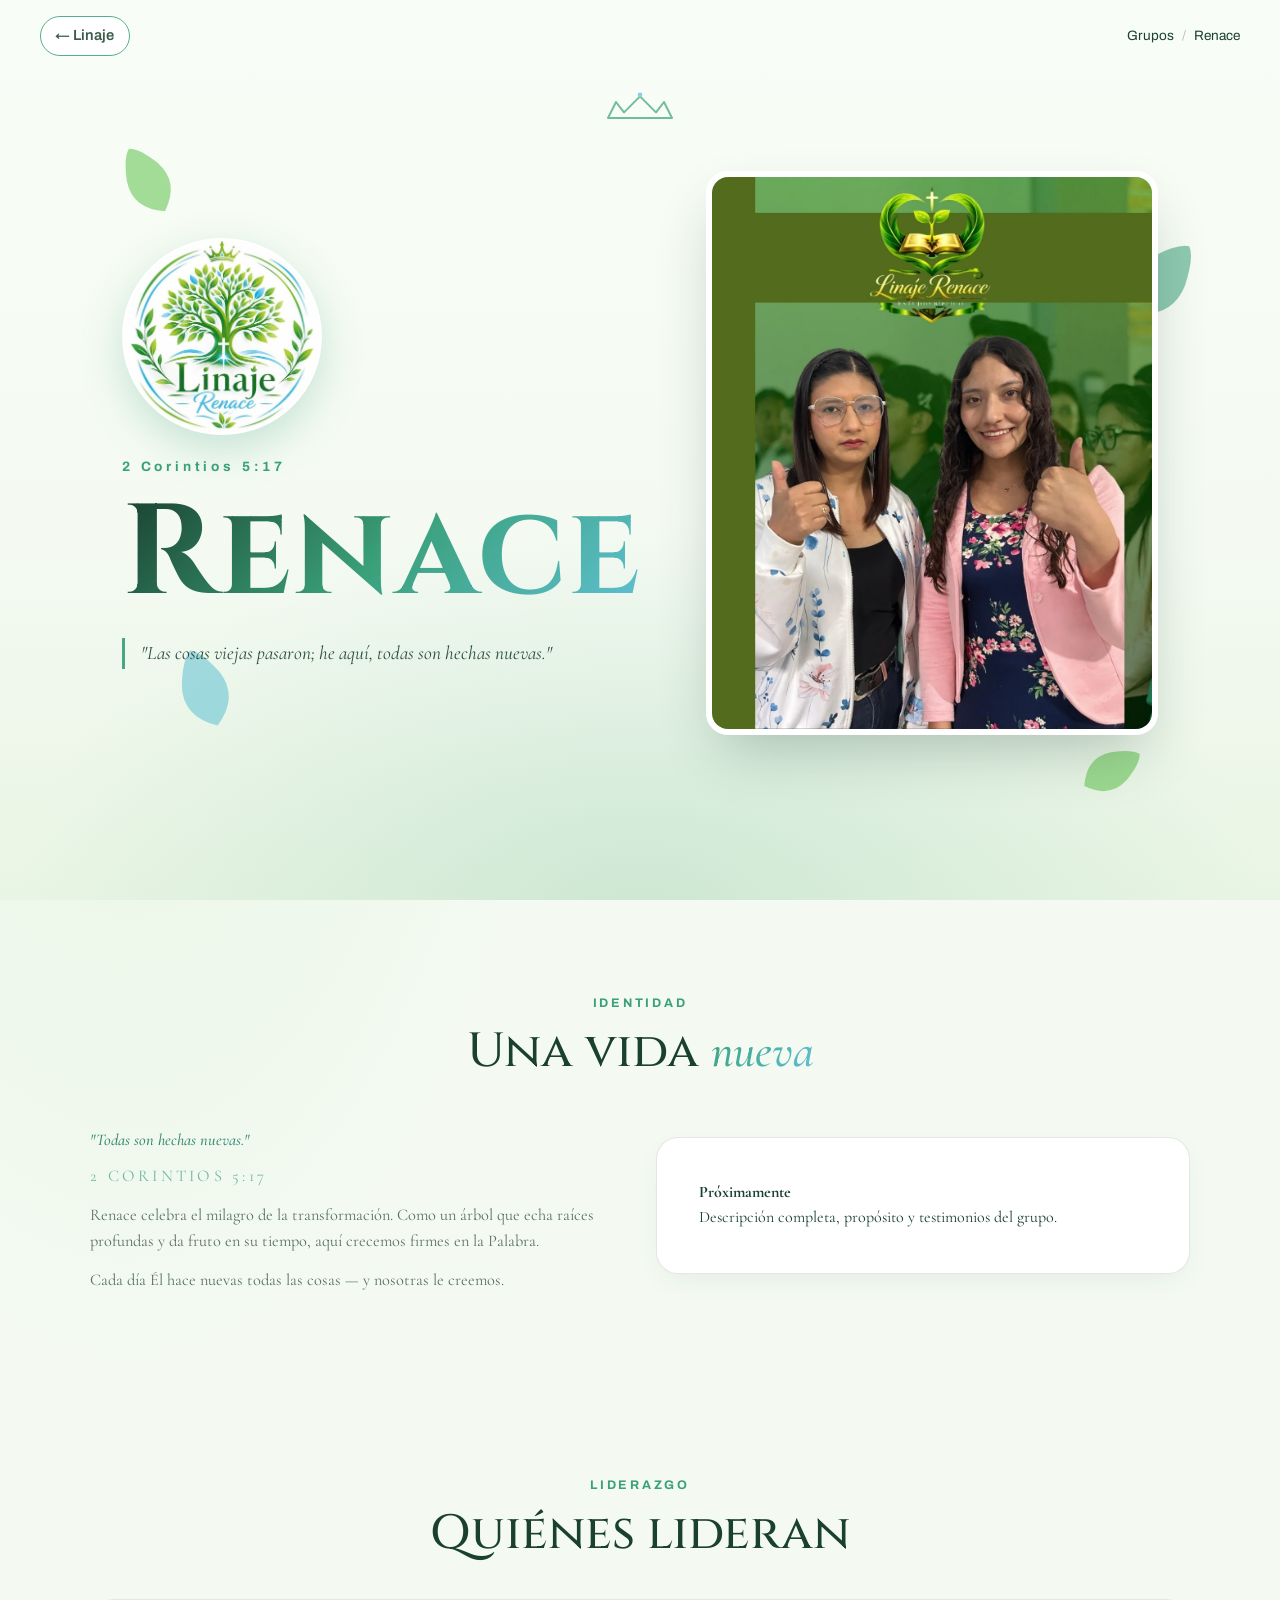
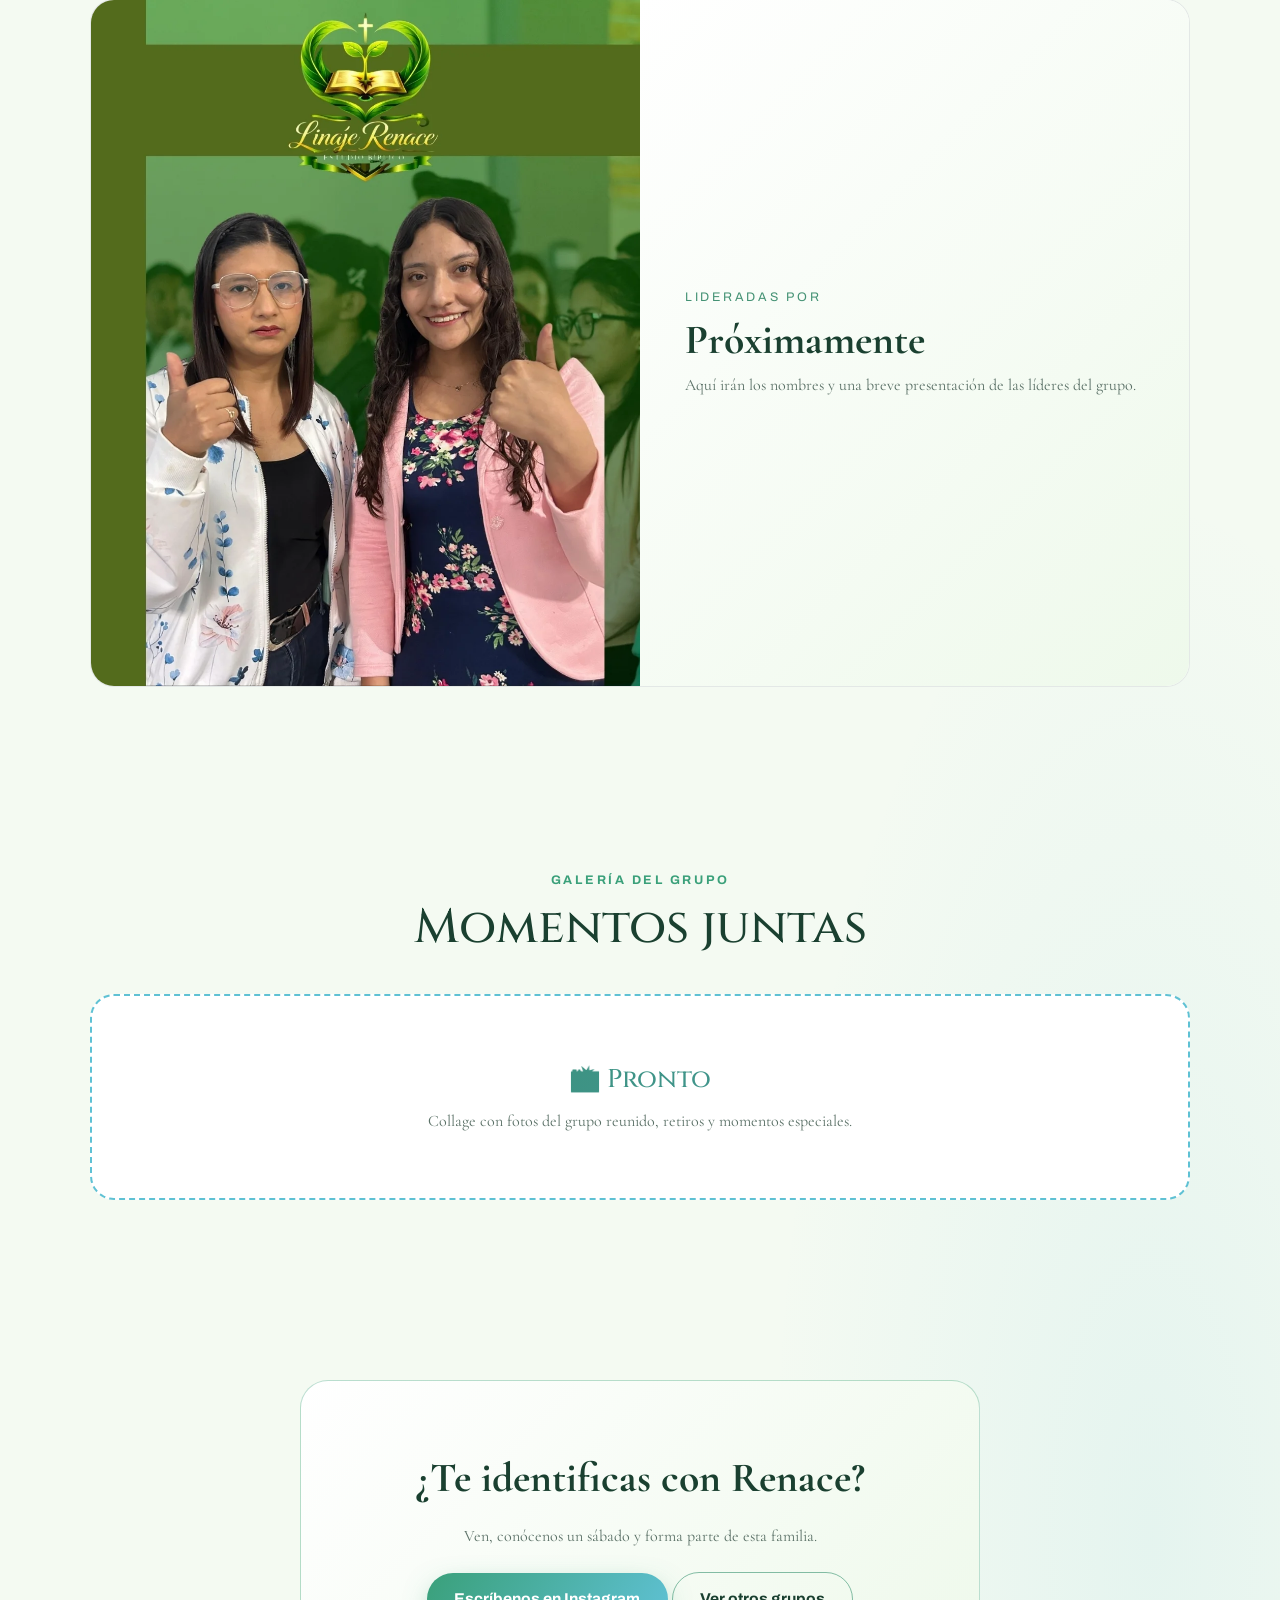
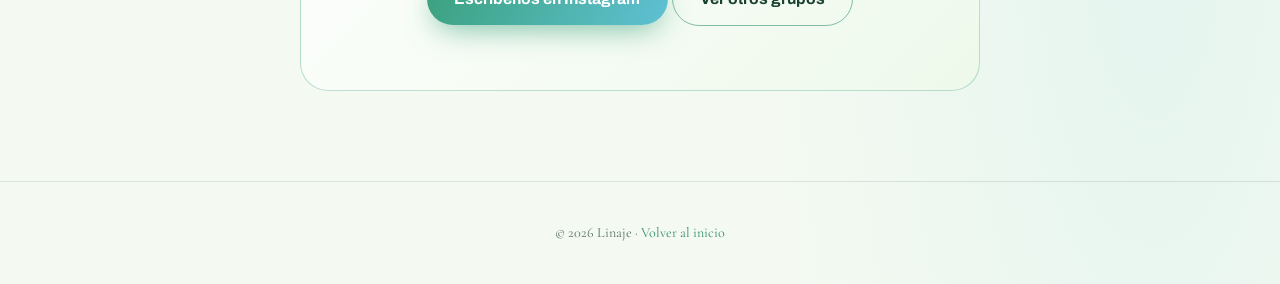
<file: grupos/renace.html>
<!DOCTYPE html>
<html lang="es">
<head>
<meta charset="UTF-8">
<meta name="viewport" content="width=device-width, initial-scale=1.0">
<title>Linaje Renace · Grupo de Estudio</title>
<link rel="icon" href="../img/logo-fire.jpg">
<link rel="preconnect" href="https://fonts.googleapis.com">
<link rel="preconnect" href="https://fonts.gstatic.com" crossorigin>
<link href="https://fonts.googleapis.com/css2?family=Cormorant+Garamond:wght@400;500;600;700&family=Cinzel:wght@500;700&family=Archivo:wght@400;500;600&display=swap" rel="stylesheet">
<link rel="stylesheet" href="grupo.css">
<link rel="stylesheet" href="renace.css">
</head>
<body class="g-renace">

<header class="subnav" id="subnav">
  <a href="../index.html" class="subnav__back">← Linaje</a>
  <nav class="subnav__crumbs">
    <a href="../grupos.html">Grupos</a><span class="sep">/</span><span class="current">Renace</span>
  </nav>
</header>

<section class="g-hero">
  <div class="g-hero__bg">
    <div class="garden"></div>
    <svg class="crown" viewBox="0 0 100 40" aria-hidden="true">
      <path d="M10,35 L20,15 L30,28 L50,8 L70,28 L80,15 L90,35 Z" fill="none" stroke="#3aa07a" stroke-width="2.5" stroke-linejoin="round"/>
      <circle cx="50" cy="6" r="3" fill="#5fc1d4"/>
    </svg>
    <svg class="leaf leaf--1" viewBox="0 0 100 100" aria-hidden="true"><path d="M50,90 Q20,70 30,40 Q40,15 50,10 Q60,15 70,40 Q80,70 50,90 Z" fill="#5fc24a"/></svg>
    <svg class="leaf leaf--2" viewBox="0 0 100 100" aria-hidden="true"><path d="M50,90 Q20,70 30,40 Q40,15 50,10 Q60,15 70,40 Q80,70 50,90 Z" fill="#3aa07a"/></svg>
    <svg class="leaf leaf--3" viewBox="0 0 100 100" aria-hidden="true"><path d="M50,90 Q20,70 30,40 Q40,15 50,10 Q60,15 70,40 Q80,70 50,90 Z" fill="#5fc1d4"/></svg>
    <svg class="leaf leaf--4" viewBox="0 0 100 100" aria-hidden="true"><path d="M50,90 Q20,70 30,40 Q40,15 50,10 Q60,15 70,40 Q80,70 50,90 Z" fill="#5fc24a"/></svg>
  </div>
  <div class="g-hero__content">
    <div class="g-hero__text">
      <img src="../img/grupos/logo-renace.jpg" class="g-hero__logo" alt="Logo Linaje Renace">
      <span class="g-hero__verse">2 Corintios 5:17</span>
      <h1 class="g-hero__title">Renace</h1>
      <p class="g-hero__tag">"Las cosas viejas pasaron; he aquí, todas son hechas nuevas."</p>
    </div>
    <div class="g-hero__media">
      <img src="../img/grupos/lideres-renace.webp" alt="Líderes de Linaje Renace">
    </div>
  </div>
</section>

<section class="g-about wrap">
  <div class="g-head reveal">
    <span class="tag">Identidad</span>
    <h2>Una vida <em>nueva</em></h2>
  </div>
  <div class="g-about__grid reveal">
    <div class="g-about__text">
      <p class="g-about__verse-quote">"Todas son hechas nuevas."</p>
      <p class="g-about__verse-ref">2 CORINTIOS 5:17</p>
      <p>Renace celebra el milagro de la transformación. Como un árbol que echa raíces profundas y da fruto en su tiempo, aquí crecemos firmes en la Palabra.</p>
      <p>Cada día Él hace nuevas todas las cosas — y nosotras le creemos.</p>
    </div>
    <div class="g-card g-about__placeholder">
      <strong>Próximamente</strong>
      <p>Descripción completa, propósito y testimonios del grupo.</p>
    </div>
  </div>
</section>

<section class="g-leaders wrap">
  <div class="g-head reveal">
    <span class="tag">Liderazgo</span>
    <h2>Quiénes lideran</h2>
  </div>
  <div class="g-leaders__card reveal">
    <div class="g-leaders__photo"><img src="../img/grupos/lideres-renace.webp" alt="Líderes Renace"></div>
    <div class="g-leaders__body">
      <span class="g-leaders__role">Lideradas por</span>
      <h3 class="g-leaders__names">Próximamente</h3>
      <p class="g-leaders__note">Aquí irán los nombres y una breve presentación de las líderes del grupo.</p>
    </div>
  </div>
</section>

<section class="g-pronto wrap">
  <div class="g-head reveal">
    <span class="tag">Galería del grupo</span>
    <h2>Momentos juntas</h2>
  </div>
  <div class="g-pronto__placeholder reveal">
    <strong>📸 Pronto</strong>
    <p>Collage con fotos del grupo reunido, retiros y momentos especiales.</p>
  </div>
</section>

<section class="g-cta wrap">
  <div class="g-cta__inner reveal">
    <h3>¿Te identificas con Renace?</h3>
    <p>Ven, conócenos un sábado y forma parte de esta familia.</p>
    <a href="https://www.instagram.com/linaje_ade/" target="_blank" class="g-btn">Escríbenos en Instagram</a>
    <a href="../grupos.html" class="g-btn g-btn--ghost">Ver otros grupos</a>
  </div>
</section>

<footer class="g-footer">
  © <span id="year"></span> Linaje · <a href="../index.html">Volver al inicio</a>
</footer>

<script>
document.getElementById('year').textContent=new Date().getFullYear();
const sn=document.getElementById('subnav');addEventListener('scroll',()=>sn.classList.toggle('scrolled',scrollY>30));
const io=new IntersectionObserver(e=>e.forEach(x=>{if(x.isIntersecting){x.target.classList.add('in');io.unobserve(x.target)}}),{threshold:.12});
document.querySelectorAll('.reveal').forEach(el=>io.observe(el));
</script>
</body>
</html>
</file>
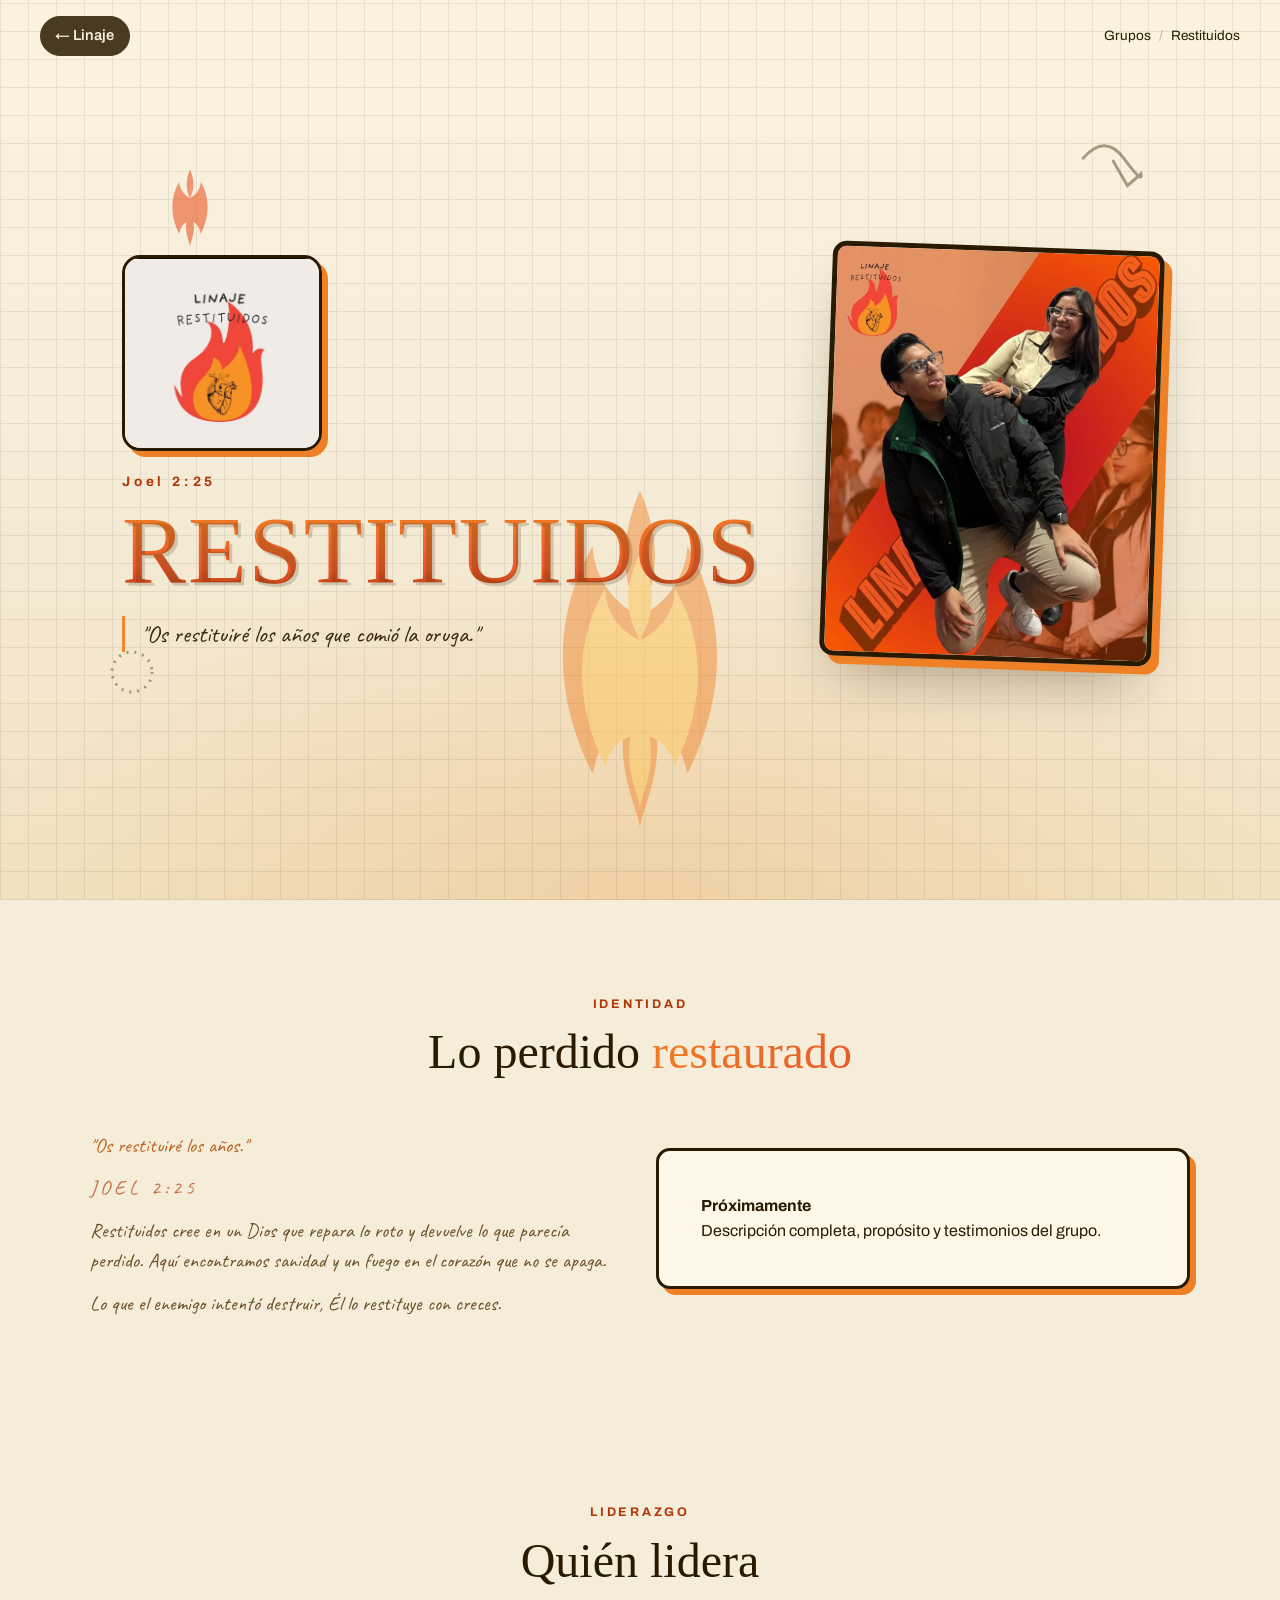
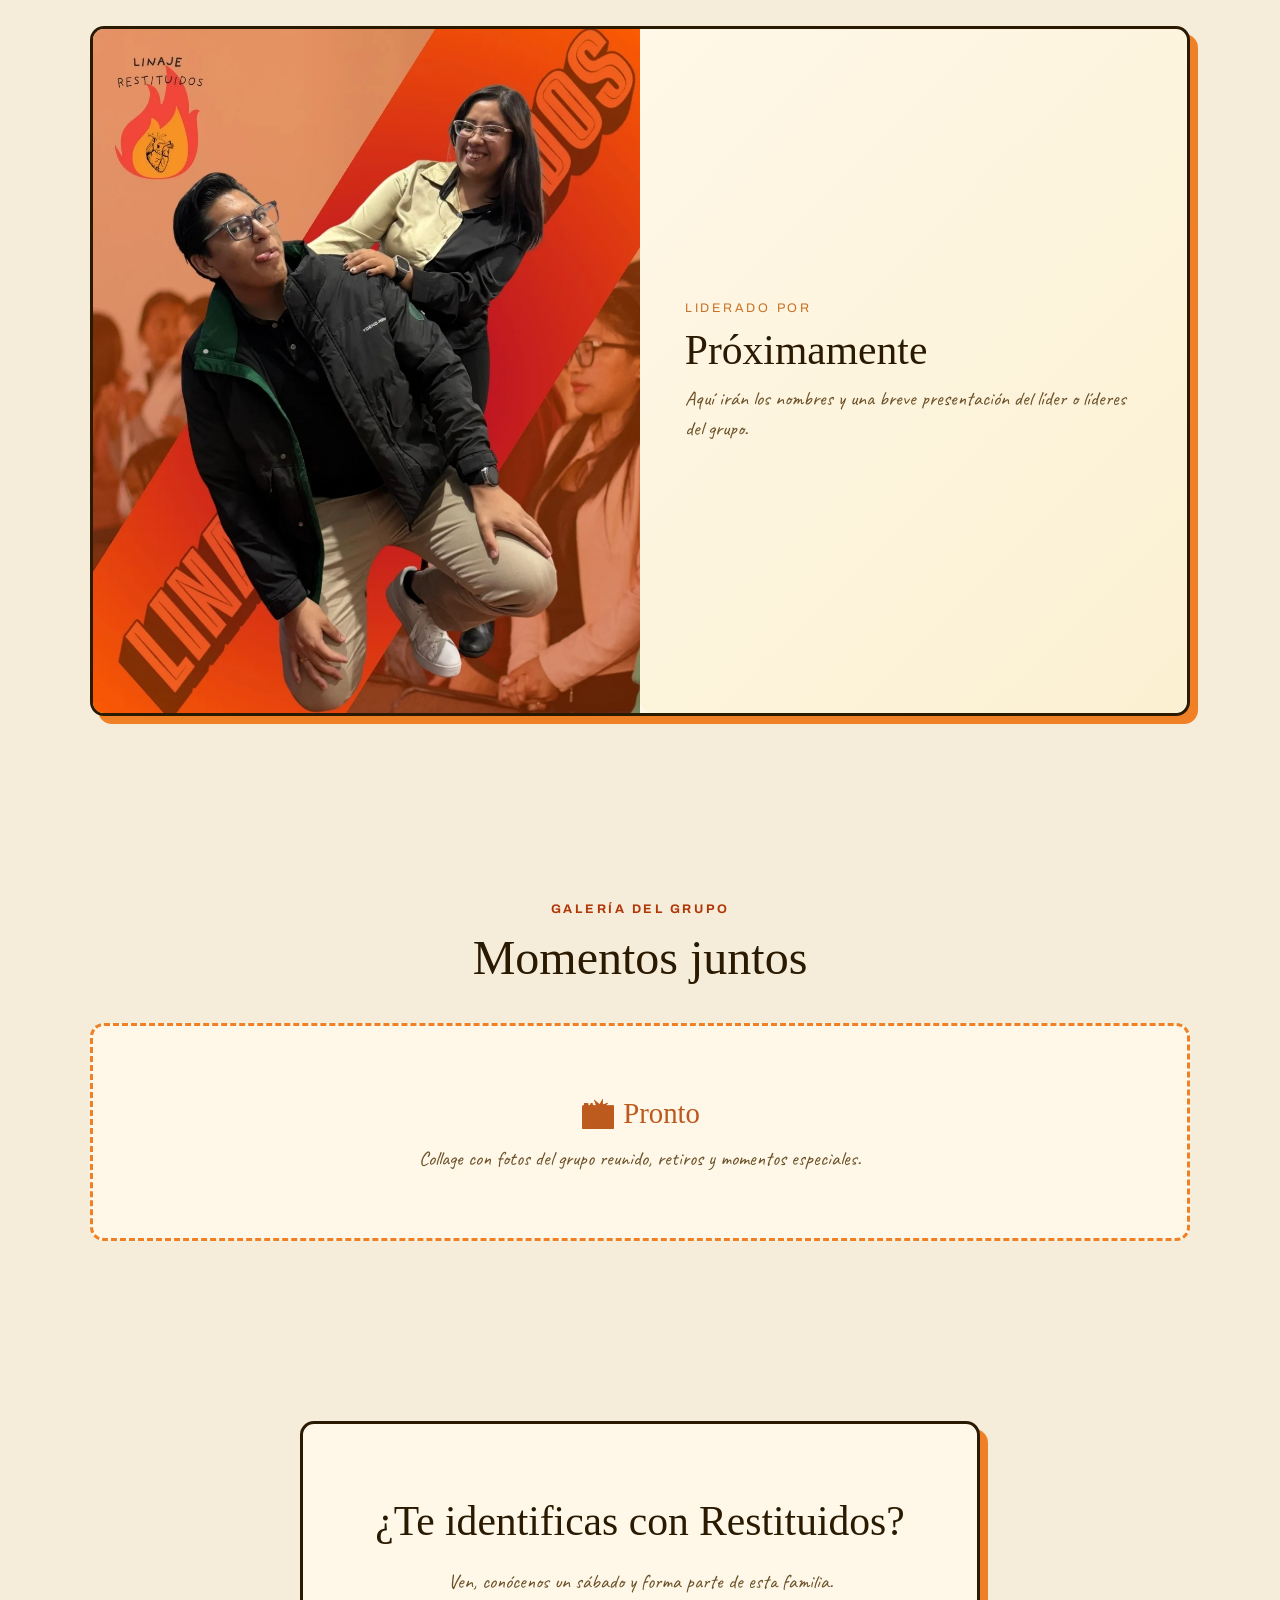
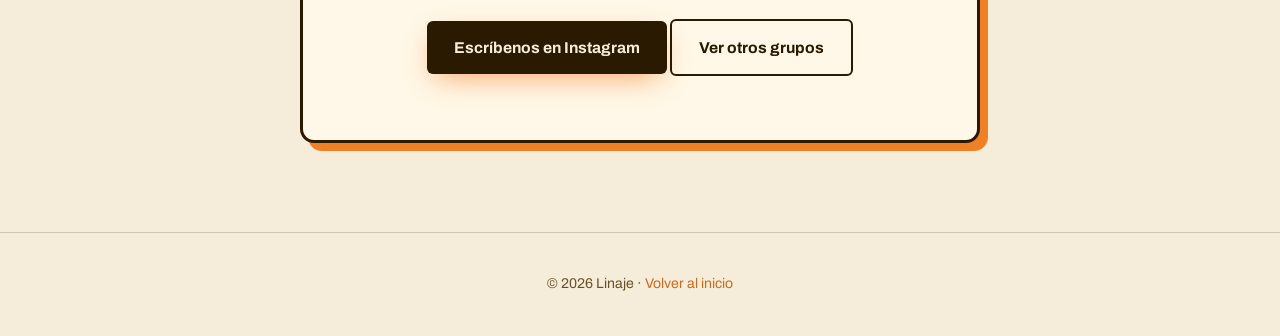
<file: grupos/restituidos.html>
<!DOCTYPE html>
<html lang="es">
<head>
<meta charset="UTF-8">
<meta name="viewport" content="width=device-width, initial-scale=1.0">
<title>Linaje Restituidos · Grupo de Estudio</title>
<link rel="icon" href="../img/logo-fire.jpg">
<link rel="preconnect" href="https://fonts.googleapis.com">
<link rel="preconnect" href="https://fonts.gstatic.com" crossorigin>
<link href="https://fonts.googleapis.com/css2?family=Permanent+Marker&family=Caveat:wght@400;600;700&family=Archivo:wght@400;500;600&display=swap" rel="stylesheet">
<link rel="stylesheet" href="grupo.css">
<link rel="stylesheet" href="restituidos.css">
</head>
<body class="g-rest">

<header class="subnav" id="subnav">
  <a href="../index.html" class="subnav__back">← Linaje</a>
  <nav class="subnav__crumbs">
    <a href="../grupos.html">Grupos</a><span class="sep">/</span><span class="current">Restituidos</span>
  </nav>
</header>

<section class="g-hero">
  <div class="g-hero__bg">
    <div class="cream"></div>
    <svg class="flame flame--big" viewBox="0 0 200 280" aria-hidden="true">
      <path d="M100,20 C115,55 110,80 100,100 C120,90 130,70 130,55 C150,90 160,140 130,200 C125,175 115,170 110,168 C115,200 100,225 100,235 C100,225 85,200 90,168 C85,170 75,175 70,200 C40,140 50,90 70,55 C70,70 80,90 100,100 C90,80 85,55 100,20 Z" fill="#f08025"/>
      <path d="M100,60 C112,85 108,100 100,115 C115,108 122,95 122,82 C138,108 145,150 122,195 C118,180 110,178 106,176 C110,200 100,215 100,222 C100,215 90,200 94,176 C90,178 82,180 78,195 C55,150 62,108 78,82 C78,95 85,108 100,115 C92,100 88,85 100,60 Z" fill="#ffc24b"/>
    </svg>
    <svg class="flame flame--sm flame--1" viewBox="0 0 200 280" aria-hidden="true"><path d="M100,20 C115,55 110,80 100,100 C120,90 130,70 130,55 C150,90 160,140 130,200 C125,175 115,170 110,168 C115,200 100,225 100,235 C100,225 85,200 90,168 C85,170 75,175 70,200 C40,140 50,90 70,55 C70,70 80,90 100,100 C90,80 85,55 100,20 Z" fill="#e85a2a"/></svg>
    <svg class="flame flame--sm flame--2" viewBox="0 0 200 280" aria-hidden="true"><path d="M100,20 C115,55 110,80 100,100 C120,90 130,70 130,55 C150,90 160,140 130,200 C125,175 115,170 110,168 C115,200 100,225 100,235 C100,225 85,200 90,168 C85,170 75,175 70,200 C40,140 50,90 70,55 C70,70 80,90 100,100 C90,80 85,55 100,20 Z" fill="#f08025"/></svg>
    <svg class="doodle doodle--1" viewBox="0 0 80 80" aria-hidden="true"><path d="M10,40 Q25,10 50,30 T70,40 L60,55 L40,35" fill="none" stroke="#2a1a02" stroke-width="3" stroke-linecap="round"/></svg>
    <svg class="doodle doodle--2" viewBox="0 0 60 60" aria-hidden="true"><circle cx="30" cy="30" r="20" fill="none" stroke="#2a1a02" stroke-width="3" stroke-dasharray="2 6"/></svg>
  </div>
  <div class="g-hero__content">
    <div class="g-hero__text">
      <img src="../img/grupos/logo-restituidos.jpg" class="g-hero__logo" alt="Logo Linaje Restituidos">
      <span class="g-hero__verse">Joel 2:25</span>
      <h1 class="g-hero__title">RESTITUIDOS</h1>
      <p class="g-hero__tag">"Os restituiré los años que comió la oruga."</p>
    </div>
    <div class="g-hero__media">
      <img src="../img/grupos/lideres-restituidos.webp" alt="Líderes de Linaje Restituidos">
    </div>
  </div>
</section>

<section class="g-about wrap">
  <div class="g-head reveal">
    <span class="tag">Identidad</span>
    <h2>Lo perdido <em>restaurado</em></h2>
  </div>
  <div class="g-about__grid reveal">
    <div class="g-about__text">
      <p class="g-about__verse-quote">"Os restituiré los años."</p>
      <p class="g-about__verse-ref">JOEL 2:25</p>
      <p>Restituidos cree en un Dios que repara lo roto y devuelve lo que parecía perdido. Aquí encontramos sanidad y un fuego en el corazón que no se apaga.</p>
      <p>Lo que el enemigo intentó destruir, Él lo restituye con creces.</p>
    </div>
    <div class="g-card g-about__placeholder">
      <strong>Próximamente</strong>
      <p>Descripción completa, propósito y testimonios del grupo.</p>
    </div>
  </div>
</section>

<section class="g-leaders wrap">
  <div class="g-head reveal">
    <span class="tag">Liderazgo</span>
    <h2>Quién lidera</h2>
  </div>
  <div class="g-leaders__card reveal">
    <div class="g-leaders__photo"><img src="../img/grupos/lideres-restituidos.webp" alt="Líderes Restituidos"></div>
    <div class="g-leaders__body">
      <span class="g-leaders__role">Liderado por</span>
      <h3 class="g-leaders__names">Próximamente</h3>
      <p class="g-leaders__note">Aquí irán los nombres y una breve presentación del líder o líderes del grupo.</p>
    </div>
  </div>
</section>

<section class="g-pronto wrap">
  <div class="g-head reveal">
    <span class="tag">Galería del grupo</span>
    <h2>Momentos juntos</h2>
  </div>
  <div class="g-pronto__placeholder reveal">
    <strong>📸 Pronto</strong>
    <p>Collage con fotos del grupo reunido, retiros y momentos especiales.</p>
  </div>
</section>

<section class="g-cta wrap">
  <div class="g-cta__inner reveal">
    <h3>¿Te identificas con Restituidos?</h3>
    <p>Ven, conócenos un sábado y forma parte de esta familia.</p>
    <a href="https://www.instagram.com/linaje_ade/" target="_blank" class="g-btn">Escríbenos en Instagram</a>
    <a href="../grupos.html" class="g-btn g-btn--ghost">Ver otros grupos</a>
  </div>
</section>

<footer class="g-footer">
  © <span id="year"></span> Linaje · <a href="../index.html">Volver al inicio</a>
</footer>

<script>
document.getElementById('year').textContent=new Date().getFullYear();
const sn=document.getElementById('subnav');addEventListener('scroll',()=>sn.classList.toggle('scrolled',scrollY>30));
const io=new IntersectionObserver(e=>e.forEach(x=>{if(x.isIntersecting){x.target.classList.add('in');io.unobserve(x.target)}}),{threshold:.12});
document.querySelectorAll('.reveal').forEach(el=>io.observe(el));
</script>
</body>
</html>
</file>
<file: styles.css>
:root{
  --bg:#0a0c11;
  --bg-2:#10141b;
  --bg-3:#161b24;
  --ink:#f4f6fb;
  --muted:#9aa3b2;
  --line:rgba(255,255,255,.09);
  --red:#e2231a;
  --orange:#ff7a18;
  --gold:#ffc24b;
  --fire:linear-gradient(120deg,#e2231a 0%,#ff7a18 55%,#ffc24b 100%);
  --maxw:1180px;
}

*{box-sizing:border-box;margin:0;padding:0}
html{scroll-behavior:smooth}
body{
  background:var(--bg);
  color:var(--ink);
  font-family:'Archivo',system-ui,sans-serif;
  line-height:1.6;
  overflow-x:hidden;
}
img{display:block;max-width:100%}
a{color:inherit;text-decoration:none}

h1,h2,h3{line-height:1.05;letter-spacing:-.01em}
h2{font-size:clamp(1.9rem,4.4vw,3.2rem);font-weight:800}
h3{font-size:1.3rem;font-weight:800}
.hl{
  background:var(--fire);
  -webkit-background-clip:text;background-clip:text;
  -webkit-text-fill-color:transparent;
}
.tag{
  display:inline-block;font-size:.78rem;font-weight:700;letter-spacing:.18em;
  text-transform:uppercase;color:var(--orange);margin-bottom:.9rem;
}
.section-head{text-align:center;max-width:680px;margin:0 auto 3rem}

/* BUTTONS */
.btn{
  display:inline-block;padding:.85rem 1.6rem;border-radius:999px;
  font-weight:700;font-size:.98rem;transition:.25s;cursor:pointer;border:none;
}
.btn--fire{background:var(--fire);color:#1a0f02;box-shadow:0 8px 26px rgba(255,122,24,.35)}
.btn--fire:hover{transform:translateY(-2px);box-shadow:0 12px 34px rgba(255,122,24,.5)}
.btn--ghost{border:1.5px solid var(--line);color:var(--ink)}
.btn--ghost:hover{border-color:var(--orange);color:var(--gold)}

/* NAV */
.nav{
  position:fixed;top:0;left:0;right:0;z-index:50;
  display:flex;align-items:center;justify-content:space-between;
  padding:1rem clamp(1rem,4vw,2.5rem);
  transition:.3s;
}
.nav.scrolled{background:rgba(10,12,17,.85);backdrop-filter:blur(12px);border-bottom:1px solid var(--line)}
.nav__brand{display:flex;align-items:center;gap:.55rem}
.nav__logo{height:40px;width:auto}
.nav__name{font-family:'Anton',sans-serif;font-size:1.5rem;letter-spacing:.04em}
.nav__links{display:flex;align-items:center;gap:1.8rem}
.nav__links a{font-weight:600;font-size:.95rem;color:var(--muted);transition:.2s}
.nav__links a:hover{color:var(--ink)}
.nav__cta{
  padding:.55rem 1.2rem;border-radius:999px;background:var(--fire);
  color:#1a0f02!important;font-weight:700;
}
.nav__burger{display:none;flex-direction:column;gap:5px;background:none;border:none;cursor:pointer}
.nav__burger span{width:26px;height:3px;background:var(--ink);border-radius:2px;transition:.3s}

/* HERO */
.hero{position:relative;min-height:100svh;display:grid;place-items:center;text-align:center;
  overflow:hidden;background:var(--bg)}
.hero__bg{position:absolute;inset:0;background-size:cover;background-position:center;transform:scale(1.05)}
.hero__overlay{
  position:absolute;inset:0;
  background:
    radial-gradient(120% 90% at 50% 12%,rgba(226,35,26,.32),transparent 55%),
    linear-gradient(180deg,rgba(10,12,17,.55) 0%,rgba(10,12,17,.72) 60%,var(--bg) 100%);
}
.hero__content{position:relative;z-index:2;padding:6rem 1.2rem 4rem;max-width:760px}
.hero__emblem{width:clamp(120px,20vw,210px);margin:0 auto 1rem;
  filter:drop-shadow(0 10px 30px rgba(0,0,0,.5));animation:floaty 5s ease-in-out infinite}
@keyframes floaty{50%{transform:translateY(-10px)}}
.hero__eyebrow{display:block;color:var(--gold);font-weight:600;letter-spacing:.14em;text-transform:uppercase;font-size:.8rem;margin-bottom:.3rem;text-shadow:0 2px 12px rgba(0,0,0,.6)}
.hero__title{font-family:'Anton',sans-serif;font-size:clamp(4rem,16vw,9rem);letter-spacing:.03em;line-height:.9;
  background:linear-gradient(180deg,#fff,#cfd6e2);-webkit-background-clip:text;background-clip:text;-webkit-text-fill-color:transparent}
.hero__sub{font-size:clamp(1.2rem,3.4vw,2rem);font-weight:700;margin-top:.2rem;
  background:var(--fire);-webkit-background-clip:text;background-clip:text;-webkit-text-fill-color:transparent}
.hero__verse{display:inline-block;margin-top:1rem;padding:.45rem 1.1rem;border:1px solid rgba(255,255,255,.22);
  background:rgba(10,12,17,.3);border-radius:999px;font-size:.85rem;letter-spacing:.12em;color:var(--gold)}
.hero__btns{display:flex;gap:1rem;justify-content:center;flex-wrap:wrap;margin-top:1.9rem}
.hero__scroll{position:absolute;bottom:1.5rem;left:50%;transform:translateX(-50%);z-index:2;
  font-size:1.4rem;color:var(--muted);animation:bob 1.8s infinite}
@keyframes bob{50%{transform:translate(-50%,8px)}}

/* sections base */
section{padding:clamp(4rem,9vw,7rem) clamp(1rem,5vw,2.5rem); scroll-margin-top:80px}

/* VERSE band */
.verse{background:
  linear-gradient(180deg,var(--bg),var(--bg-2)),
  radial-gradient(80% 120% at 50% 0%,rgba(255,122,24,.12),transparent 60%);
  text-align:center}
.verse__inner{max-width:900px;margin:0 auto}
.verse__ref{font-family:'Anton',sans-serif;font-size:1rem;letter-spacing:.3em;color:var(--orange)}
.verse__text{font-size:clamp(1.3rem,3.2vw,2.1rem);font-weight:500;margin-top:1.2rem;line-height:1.4}
.verse__text em{font-style:normal;background:var(--fire);-webkit-background-clip:text;background-clip:text;-webkit-text-fill-color:transparent;font-weight:700}

/* ABOUT */
.about{display:grid;grid-template-columns:1fr 1fr;gap:clamp(2rem,5vw,4.5rem);align-items:center;max-width:var(--maxw);margin:0 auto}
.about__media{position:relative}
.about__media img{border-radius:20px;width:100%;aspect-ratio:4/3;object-fit:cover;box-shadow:0 30px 60px rgba(0,0,0,.5)}
.about__badge{position:absolute;bottom:-14px;left:24px;background:var(--fire);color:#1a0f02;
  font-weight:800;padding:.5rem 1.1rem;border-radius:999px;font-size:.85rem;box-shadow:0 10px 24px rgba(255,122,24,.4)}
.about__text p{color:var(--muted);margin-top:1rem}
.about__text strong{color:var(--ink)}
.about__values{list-style:none;display:flex;flex-wrap:wrap;gap:1rem;margin-top:1.6rem}
.about__values li{display:flex;align-items:center;gap:.5rem;font-weight:600;background:var(--bg-3);
  border:1px solid var(--line);padding:.55rem 1rem;border-radius:999px;font-size:.9rem}

/* LIVES */
.lives{max-width:var(--maxw);margin:0 auto}
.lives__grid{display:grid;grid-template-columns:repeat(3,1fr);gap:1.4rem}
.card{background:var(--bg-2);border:1px solid var(--line);border-radius:18px;padding:1.8rem;transition:.3s;position:relative;overflow:hidden}
.card::before{content:"";position:absolute;inset:0;background:var(--fire);opacity:0;transition:.3s;height:4px;bottom:auto}
.card:hover{transform:translateY(-6px);border-color:rgba(255,122,24,.4)}
.card:hover::before{opacity:1}
.card__icon{font-size:2rem;margin-bottom:.8rem}
.card p{color:var(--muted);margin-top:.4rem;font-size:.96rem}

/* GALLERY */
.gallery{max-width:1300px;margin:0 auto}
.gallery__grid{columns:4;column-gap:14px}
.gallery__grid figure{break-inside:avoid;margin:0 0 14px;border-radius:14px;overflow:hidden;cursor:pointer;position:relative;background:var(--bg-3)}
.gallery__grid img{width:100%;transition:.45s;display:block;aspect-ratio:4/5;object-fit:cover}
.gallery__grid figure::after{content:"⤢";position:absolute;inset:0;display:grid;place-items:center;
  color:#fff;font-size:1.6rem;background:rgba(10,12,17,.35);opacity:0;transition:.3s}
.gallery__grid figure:hover img{transform:scale(1.08)}
.gallery__grid figure:hover::after{opacity:1}

/* JOIN */
.join{text-align:center}
.join__inner{max-width:720px;margin:0 auto;background:
  linear-gradient(135deg,rgba(226,35,26,.14),rgba(255,194,75,.08));
  border:1px solid var(--line);border-radius:28px;padding:clamp(2.5rem,6vw,4.5rem)}
.join__inner p{color:var(--muted);margin-top:1rem;font-size:1.05rem}
.join__btns{display:flex;gap:1rem;justify-content:center;flex-wrap:wrap;margin-top:2rem}

/* MEET */
.meet{display:grid;grid-template-columns:1.4fr 1fr;gap:1.6rem;max-width:var(--maxw);margin:0 auto}
.meet__card,.meet__cta{background:var(--bg-2);border:1px solid var(--line);border-radius:22px;padding:clamp(1.8rem,4vw,2.6rem)}
.meet__card h3{margin-top:.3rem;font-size:1.6rem}
.meet__list{list-style:none;margin-top:1.4rem;display:grid;gap:1rem}
.meet__list li{display:flex;flex-direction:column;border-left:3px solid var(--orange);padding-left:1rem}
.meet__list strong{font-size:1.05rem}
.meet__list span{color:var(--muted);font-size:.92rem}
.meet__map{margin-top:1.6rem;padding:.6rem 1.2rem;font-size:.9rem}
.meet__note{color:var(--muted);margin-top:1.2rem;font-size:.9rem}
.meet__cta{display:flex;flex-direction:column;align-items:center;justify-content:center;text-align:center;gap:.8rem}
.meet__logo{width:160px;border-radius:18px;border:1px solid var(--line);
  box-shadow:0 14px 40px rgba(226,35,26,.28)}
.meet__cta p{font-weight:700;background:var(--fire);-webkit-background-clip:text;background-clip:text;-webkit-text-fill-color:transparent}

/* FOOTER */
.footer{border-top:1px solid var(--line);padding:2.5rem clamp(1rem,5vw,2.5rem);
  display:flex;flex-wrap:wrap;gap:1.5rem;align-items:center;justify-content:space-between;max-width:var(--maxw);margin:0 auto}
.footer__brand{display:flex;align-items:center;gap:.8rem}
.footer__brand img{width:46px}
.footer__brand strong{font-family:'Anton',sans-serif;font-size:1.2rem;letter-spacing:.04em;display:block}
.footer__brand span{color:var(--muted);font-size:.82rem}
.footer__links{display:flex;gap:1.4rem;flex-wrap:wrap}
.footer__links a{color:var(--muted);font-size:.92rem;transition:.2s}
.footer__links a:hover{color:var(--orange)}
.footer__copy{color:var(--muted);font-size:.82rem;width:100%;text-align:center;padding-top:1rem;border-top:1px solid var(--line)}

/* GROUPS TEASER — enlace a la página de grupos */
.groups-teaser{max-width:var(--maxw);margin:0 auto;text-align:center}
.groups-teaser__inner{max-width:760px;margin:0 auto;padding:clamp(2.5rem,5vw,4rem);
  background:linear-gradient(135deg,rgba(255,122,24,.07),rgba(74,184,255,.06),rgba(95,194,74,.06));
  border:1px solid var(--line);border-radius:28px}
.groups-teaser__inner p{color:var(--muted);margin-top:1rem;font-size:1.05rem}
.groups-teaser__chips{display:flex;flex-wrap:wrap;gap:.55rem;justify-content:center;margin:1.8rem 0 1.4rem}
.chip{display:inline-block;padding:.45rem 1rem;border-radius:999px;font-weight:600;font-size:.86rem;
  border:1.5px solid var(--line);transition:.25s;background:var(--bg-3)}
.chip:hover{transform:translateY(-2px)}
.chip--alpha{color:#1ec7c0;border-color:#1ec7c055}
.chip--alpha:hover{background:#1ec7c0;color:#001818}
.chip--chosen{color:#4ab8ff;border-color:#4ab8ff55}
.chip--chosen:hover{background:#4ab8ff;color:#001628}
.chip--contracorriente{color:#e8b347;border-color:#e8b34755}
.chip--contracorriente:hover{background:#e8b347;color:#2a1a02}
.chip--redimidos{color:#b58463;border-color:#b5846355}
.chip--redimidos:hover{background:#b58463;color:#1a0d04}
.chip--renace{color:#5fc24a;border-color:#5fc24a55}
.chip--renace:hover{background:#5fc24a;color:#062006}
.chip--restituidos{color:#f08025;border-color:#f0802555}
.chip--restituidos:hover{background:#f08025;color:#1a0902}
.groups-teaser__cta{margin-top:1rem}

/* LIGHTBOX */
.lightbox{position:fixed;inset:0;z-index:100;background:rgba(6,7,10,.94);
  display:none;place-items:center;padding:2rem}
.lightbox.open{display:grid}
.lightbox img{max-width:90vw;max-height:86vh;border-radius:10px;box-shadow:0 20px 60px rgba(0,0,0,.6)}
.lightbox__close{position:absolute;top:1rem;right:1.4rem;font-size:2.4rem;background:none;border:none;color:#fff;cursor:pointer;line-height:1}
.lightbox__nav{position:absolute;top:50%;transform:translateY(-50%);font-size:3rem;background:none;border:none;color:#fff;cursor:pointer;padding:0 1rem;opacity:.7;transition:.2s}
.lightbox__nav:hover{opacity:1}
.lightbox__prev{left:.5rem}
.lightbox__next{right:.5rem}

/* ANNOUNCEMENTS CAROUSEL */
.ann{padding:clamp(3rem,6vw,5rem) 0 clamp(2.5rem,5vw,4rem); max-width:1280px; margin:0 auto;
  position:relative}
.ann__head{text-align:center; max-width:680px; margin:0 auto 2.5rem; padding:0 1rem}
.ann__sub{color:var(--muted); margin-top:.8rem; font-size:1.02rem}
.ann__carousel{position:relative; display:flex; align-items:center; gap:.5rem;
  padding:0 clamp(1rem,4vw,2rem)}
.ann__track{
  display:flex; gap:1.2rem; overflow-x:auto; scroll-snap-type:x mandatory;
  scroll-behavior:smooth; padding:.6rem .2rem; flex:1; scrollbar-width:none;
}
.ann__track::-webkit-scrollbar{display:none}
.ann__nav{
  width:44px; height:44px; flex-shrink:0; border-radius:50%; cursor:pointer;
  background:var(--bg-2); border:1px solid var(--line); color:var(--ink);
  font-size:1.5rem; font-weight:400; line-height:1; display:grid; place-items:center;
  transition:.2s; z-index:5;
}
.ann__nav:hover{background:var(--fire); color:#1a0902; border-color:transparent;
  transform:scale(1.06)}
.ann__nav:disabled{opacity:.3; cursor:not-allowed}
.ann__nav:disabled:hover{background:var(--bg-2); color:var(--ink); transform:none}
.ann__dots{display:flex; gap:.5rem; justify-content:center; margin-top:1.4rem}
.ann__dot{width:8px; height:8px; border-radius:50%; background:var(--line); border:0;
  cursor:pointer; transition:.2s; padding:0}
.ann__dot.active{background:var(--fire); width:24px; border-radius:4px}

/* TARJETA DE ANUNCIO */
.ann-card{
  flex:0 0 320px; min-height:380px; scroll-snap-align:start;
  background:var(--bg-2); border:1px solid var(--line); border-radius:22px;
  padding:1.5rem; display:flex; flex-direction:column; gap:1rem;
  position:relative; overflow:hidden; transition:transform .3s ease, border-color .3s ease;
  color:var(--ink); text-decoration:none;
}
.ann-card:not(.ann-card--placeholder):hover{
  transform:translateY(-6px); border-color:rgba(255,122,24,.5);
}
.ann-card__bg{
  position:absolute; inset:0; opacity:.5; z-index:0; pointer-events:none;
  background:radial-gradient(80% 70% at 100% 0%, var(--ac1, rgba(255,122,24,.18)), transparent 60%);
}
.ann-card > :not(.ann-card__bg){position:relative; z-index:1}
.ann-card__head{display:flex; align-items:center; justify-content:space-between; gap:.5rem}
.ann-card__type{font-size:.78rem; font-weight:700; letter-spacing:.1em; text-transform:uppercase;
  color:var(--ac2, var(--gold))}
.ann-card__pin{font-size:.7rem; padding:.25rem .6rem; border-radius:999px;
  background:var(--fire); color:#1a0902; font-weight:700}
.ann-card__date{font-size:.78rem; color:var(--muted); font-weight:600}
.ann-card__body{flex:1; display:flex; flex-direction:column; gap:.4rem}
.ann-card__title{font-family:'Anton',sans-serif; font-size:2rem; line-height:1; letter-spacing:.02em}
.ann-card__sub{color:var(--muted); font-size:.93rem; line-height:1.5}
.ann-card__foot{margin-top:auto}
.ann-card__cta{font-size:.88rem; font-weight:700; color:var(--orange); letter-spacing:.02em}
.ann-card__cta--muted{color:var(--muted); font-weight:600; font-style:italic}

/* Calendario destacado — mini grid decorativo */
.ann-card--calendar{--ac1:rgba(74,184,255,.22); --ac2:#7fc8ff}
.ann-card--calendar .ann-card__title{
  background:linear-gradient(135deg,#fff 0%, #afa9ec 70%, #4ab8ff 100%);
  -webkit-background-clip:text; background-clip:text; -webkit-text-fill-color:transparent;
}
.ann-card__mini{
  display:grid; grid-template-columns:repeat(7,1fr); gap:3px; margin-top:.8rem;
}
.mc{background:#1a1f29; border:1px solid #232a36; border-radius:6px;
  font-size:.7rem; font-weight:600; color:#cfd6e2;
  display:grid; place-items:center; aspect-ratio:1; padding:.2rem}
.mc--lbl{background:transparent; border:0; color:var(--muted); font-size:.62rem;
  letter-spacing:.05em; padding-bottom:.2rem}
.mc--m{background:#1f3a14; border-color:#3b6d11; color:#9bd663}
.mc--v{background:#152b40; border-color:#185fa5; color:#7fb8e6}
.mc--d{background:#1f1c3a; border-color:#3c3489; color:#b3aff0}
.mc--vig{background:#3a1414; border-color:#a32d2d; color:#ef8b8a}

/* Tema del sábado (placeholder) */
.ann-card--topic{--ac1:rgba(95,194,74,.16); --ac2:#9be082}
.ann-card--topic .ann-card__title{
  background:linear-gradient(135deg,#fff,#9be082);
  -webkit-background-clip:text; background-clip:text; -webkit-text-fill-color:transparent;
}
.ann-card--placeholder{opacity:.7; border-style:dashed}

/* Evento Vigilia */
.ann-card--event{--ac1:rgba(226,35,26,.2); --ac2:#ff8a82}
.ann-card--event .ann-card__title{
  background:linear-gradient(135deg,#fff,#ff8a82);
  -webkit-background-clip:text; background-clip:text; -webkit-text-fill-color:transparent;
}

/* Recordatorio */
.ann-card--reminder{--ac1:rgba(255,194,75,.16); --ac2:var(--gold)}
.ann-card--reminder .ann-card__title{
  background:linear-gradient(135deg,#fff,#ffc24b);
  -webkit-background-clip:text; background-clip:text; -webkit-text-fill-color:transparent;
}

/* REVEAL */
.reveal{opacity:0;transform:translateY(28px);transition:.7s cubic-bezier(.2,.7,.2,1)}
.reveal.in{opacity:1;transform:none}

/* RESPONSIVE */
@media(max-width:980px){
  .lives__grid{grid-template-columns:repeat(2,1fr)}
  .gallery__grid{columns:3}
}
@media(max-width:760px){
  .nav__links{position:fixed;inset:0 0 0 auto;width:min(78vw,320px);flex-direction:column;
    align-items:flex-start;gap:1.4rem;background:var(--bg-2);padding:6rem 2rem;
    transform:translateX(100%);transition:.35s;border-left:1px solid var(--line)}
  .nav__links.open{transform:none}
  .nav__burger{display:flex;z-index:60}
  .about{grid-template-columns:1fr}
  .meet{grid-template-columns:1fr}
  .gallery__grid{columns:2}
}
@media(max-width:480px){
  .lives__grid{grid-template-columns:1fr}
  .gallery__grid{columns:2;column-gap:10px}
}
@media(prefers-reduced-motion:reduce){
  *{animation:none!important}
  .reveal{opacity:1;transform:none;transition:none}
}
</file>
<file: calendario.css>
/* === CALENDARIO PAGE — tema oscuro Linaje === */

body.cal-page{font-family:'Archivo',system-ui,sans-serif}

/* HERO */
.cal-hero{
  position:relative; padding:8rem 1.2rem 4rem; text-align:center; overflow:hidden;
  min-height:50vh; display:grid; place-items:center;
}
.cal-hero__bg{
  position:absolute; inset:0;
  background:
    radial-gradient(60% 70% at 50% 0%, rgba(255,122,24,.18), transparent 60%),
    radial-gradient(50% 60% at 20% 100%, rgba(74,184,255,.12), transparent 60%),
    radial-gradient(50% 60% at 80% 100%, rgba(95,194,74,.12), transparent 60%),
    linear-gradient(180deg, var(--bg), var(--bg-2));
}
.cal-hero__content{position:relative; z-index:2; max-width:760px}
.cal-hero__eyebrow{
  display:inline-block; padding:.45rem 1.1rem; border:1px solid rgba(255,255,255,.18);
  background:rgba(10,12,17,.4); border-radius:999px; color:var(--gold);
  font-size:.82rem; letter-spacing:.16em; font-weight:600;
}
.cal-hero__title{
  font-family:'Anton', sans-serif; font-size:clamp(3rem, 9vw, 6.5rem); line-height:.92;
  margin-top:1rem; letter-spacing:.01em; color:#fff;
}
.cal-hero__sub{color:var(--muted); margin-top:1.4rem; font-size:1.05rem}

/* TOOLS — leyenda y filtros */
.cal-tools{padding:1rem clamp(1rem,5vw,2.5rem) 2rem}
.cal-tools__inner{max-width:1100px; margin:0 auto;
  display:flex; flex-direction:column; gap:1.2rem; align-items:center}
.cal-legend{display:flex; gap:1.2rem; flex-wrap:wrap; justify-content:center}
.cal-legend__dot{display:inline-block; width:11px; height:11px; border-radius:50%;
  vertical-align:middle; margin-right:.4rem;}
.cal-legend__txt{color:var(--muted); font-size:.85rem; margin-right:.4rem}
.cal-filters{display:flex; gap:.5rem; flex-wrap:wrap; justify-content:center}
.cal-filter{
  background:var(--bg-2); border:1px solid var(--line); color:var(--ink);
  font-family:inherit; font-size:.85rem; font-weight:600; padding:.5rem 1rem;
  border-radius:999px; cursor:pointer; transition:.2s;
}
.cal-filter:hover{border-color:var(--orange); color:var(--gold)}
.cal-filter.active{background:var(--fire); color:#1a0902; border-color:transparent}

/* CALENDARIO WIDGET — tema oscuro */
.cal-section{padding:2rem clamp(1rem,5vw,2.5rem); display:grid; place-items:center}
.calendar-wrap{
  background:linear-gradient(180deg, var(--bg-2), #0e1218);
  border:1px solid var(--line);
  border-radius:24px; padding:1.5rem;
  max-width:560px; width:100%;
  box-shadow:0 30px 80px -20px rgba(0,0,0,.7), inset 0 1px 0 rgba(255,255,255,.04);
}
.grid-labels{display:grid; grid-template-columns:repeat(7,1fr); gap:6px; margin-bottom:8px}
.day-label{
  text-align:center; font-size:10px; font-weight:700; color:var(--muted);
  padding:6px 0; text-transform:uppercase; letter-spacing:.12em;
  font-family:'Anton', sans-serif;
}
.grid-days{display:grid; grid-template-columns:repeat(7,1fr); gap:6px}
.day-cell{
  min-height:74px; border-radius:12px;
  border:1px solid rgba(255,255,255,.06);
  background:rgba(255,255,255,.025);
  display:flex; flex-direction:column; align-items:center; justify-content:flex-start;
  padding:8px 4px 6px; cursor:default;
  transition:transform .15s, box-shadow .2s, opacity .25s, background .2s;
}
.day-cell.empty{background:transparent; border-color:transparent}

/* tipos de día — fondos tintados oscuros con borde luminoso */
.day-cell.miercoles{
  background:linear-gradient(180deg, rgba(95,194,74,.15), rgba(95,194,74,.05));
  border-color:rgba(151,196,89,.45); cursor:pointer;
}
.day-cell.viernes{
  background:linear-gradient(180deg, rgba(74,184,255,.15), rgba(74,184,255,.05));
  border-color:rgba(133,183,235,.45); cursor:pointer;
}
.day-cell.domingo{
  background:linear-gradient(180deg, rgba(175,169,236,.18), rgba(175,169,236,.05));
  border-color:rgba(175,169,236,.5); cursor:pointer;
}
.day-cell.vigilia{
  background:linear-gradient(180deg, rgba(226,75,74,.2), rgba(226,75,74,.05));
  border-color:rgba(226,75,74,.55);
}
.day-cell.miercoles:hover{
  transform:translateY(-2px);
  box-shadow:0 8px 22px -6px rgba(95,194,74,.4), 0 0 0 1px rgba(151,196,89,.6);
}
.day-cell.viernes:hover{
  transform:translateY(-2px);
  box-shadow:0 8px 22px -6px rgba(74,184,255,.4), 0 0 0 1px rgba(133,183,235,.6);
}
.day-cell.domingo:hover{
  transform:translateY(-2px);
  box-shadow:0 8px 22px -6px rgba(175,169,236,.5), 0 0 0 1px rgba(175,169,236,.7);
}
.day-cell.dimmed{opacity:.18}
.day-cell.highlight{
  box-shadow:0 0 0 2px var(--orange), 0 0 22px -2px rgba(255,122,24,.55);
  transform:translateY(-2px);
}

.day-num{font-size:14px; font-weight:700; color:var(--ink);
  font-family:'Anton', sans-serif; letter-spacing:.02em}
.day-tag{
  font-size:9px; font-weight:700; margin-top:5px; padding:1.5px 6px;
  border-radius:10px; text-align:center; letter-spacing:.06em;
  text-transform:uppercase;
}
.tag-m{background:rgba(95,194,74,.2); color:#9bd663; border:1px solid rgba(95,194,74,.4)}
.tag-v{background:rgba(74,184,255,.2); color:#7fb8e6; border:1px solid rgba(74,184,255,.4)}
.tag-d{background:rgba(175,169,236,.2); color:#b3aff0; border:1px solid rgba(175,169,236,.4)}
.tag-vigilia{background:rgba(226,75,74,.25); color:#ef8b8a; border:1px solid rgba(226,75,74,.5)}

/* MODAL — oscuro */
.overlay{
  display:none; position:fixed; inset:0;
  background:rgba(5,7,11,.78); backdrop-filter:blur(8px);
  z-index:200; align-items:flex-end; justify-content:center; padding:0;
}
.overlay.open{display:flex}
.modal{
  background:linear-gradient(180deg, var(--bg-2), #0a0d13);
  color:var(--ink); border-radius:28px 28px 0 0;
  padding:1.5rem 1.6rem 2.6rem; width:100%; max-width:560px;
  border-top:1px solid var(--line);
  box-shadow:0 -20px 80px -10px rgba(0,0,0,.8);
  animation:slideUp .3s cubic-bezier(.2,.7,.2,1);
}
@keyframes slideUp { from { transform:translateY(80px); opacity:0 } to { transform:translateY(0); opacity:1 } }
.modal-handle{
  width:44px; height:5px;
  background:rgba(255,255,255,.18); border-radius:4px;
  margin:0 auto 1.4rem;
}
.modal-head{display:flex; align-items:flex-start; justify-content:space-between; gap:1rem; margin-bottom:1.3rem}
.modal-title{font-family:'Anton', sans-serif; font-size:1.6rem; line-height:1; color:var(--ink);
  letter-spacing:.02em;
  background:linear-gradient(135deg, #fff, #ffc24b);
  -webkit-background-clip:text; background-clip:text; -webkit-text-fill-color:transparent;
}
.modal-date{font-size:.85rem; color:var(--gold); margin-top:.4rem; letter-spacing:.04em;
  text-transform:capitalize; font-weight:600}
.modal-close{
  background:rgba(255,255,255,.08); border:1px solid var(--line);
  width:36px; height:36px; border-radius:50%;
  display:flex; align-items:center; justify-content:center; cursor:pointer;
  font-size:16px; color:var(--ink); flex-shrink:0; transition:.2s;
}
.modal-close:hover{background:var(--bg-3); transform:rotate(90deg)}
.product-badge{
  display:flex; align-items:center; gap:14px;
  background:linear-gradient(135deg, rgba(255,122,24,.12), rgba(255,194,75,.06));
  border:1px solid rgba(255,122,24,.25);
  border-radius:14px; padding:14px 18px; margin-bottom:1.4rem;
}
.product-icon{font-size:28px; filter:drop-shadow(0 0 12px rgba(255,194,75,.4))}
.product-name{font-size:1rem; font-weight:700; color:var(--ink)}
.section-label{
  font-size:.7rem; font-weight:700; color:var(--orange);
  text-transform:uppercase; letter-spacing:.18em; margin-bottom:.8rem;
}
.group-row{display:flex; align-items:center; gap:14px; padding:.8rem 0;
  border-bottom:1px solid rgba(255,255,255,.06)}
.group-row:last-child{border-bottom:none}
.group-avatar{
  width:42px; height:42px; border-radius:50%; display:flex; align-items:center; justify-content:center;
  font-size:13px; font-weight:700; flex-shrink:0;
  box-shadow:0 4px 12px -2px rgba(0,0,0,.4);
}
.group-name{font-size:.95rem; font-weight:700; color:var(--ink)}
.group-leader{font-size:.8rem; color:var(--muted); margin-top:.1rem}
.turno-row{
  display:flex; align-items:flex-start; gap:14px; padding:.8rem 0;
  border-bottom:1px solid rgba(255,255,255,.06);
}
.turno-row:last-child{border-bottom:none}
.turno-time{
  font-family:'Anton', sans-serif; font-size:.9rem; font-weight:600;
  color:var(--gold); min-width:76px; padding-top:.15rem;
  letter-spacing:.04em;
}
.turno-groups{font-size:.95rem; color:var(--ink); font-weight:600}
.turno-note{
  font-size:.82rem; color:var(--orange); margin-top:.25rem; font-weight:500;
}

/* PRÓXIMAS */
.cal-upcoming{max-width:1180px; margin:0 auto; padding:4rem clamp(1rem,5vw,2.5rem) 6rem}
.cal-upcoming__head{text-align:center; margin-bottom:2rem}
.cal-upcoming__head .tag{
  display:inline-block; font-size:.78rem; letter-spacing:.22em; text-transform:uppercase;
  font-weight:700; color:var(--orange); margin-bottom:.7rem;
}
.cal-upcoming__head h2{font-family:'Anton',sans-serif; font-size:clamp(2rem,4.5vw,3rem)}
.cal-upcoming__list{
  display:grid; grid-template-columns:repeat(auto-fit, minmax(240px, 1fr)); gap:1.2rem;
}
.up-card{
  background:var(--bg-2); border:1px solid var(--line); border-radius:18px;
  padding:1.4rem; position:relative; overflow:hidden;
  transition:.25s;
}
.up-card:hover{transform:translateY(-4px); border-color:rgba(255,122,24,.4)}
.up-card__type{
  display:inline-block; font-size:.7rem; letter-spacing:.16em; text-transform:uppercase;
  font-weight:700; padding:.25rem .7rem; border-radius:999px;
  background:var(--bg-3); color:var(--muted);
}
.up-card--miercoles .up-card__type{background:#1f3a14; color:#9bd663}
.up-card--viernes .up-card__type{background:#152b40; color:#7fb8e6}
.up-card--domingo .up-card__type{background:#1f1c3a; color:#b3aff0}
.up-card--vigilia .up-card__type{background:#3a1414; color:#ef8b8a}
.up-card__icon{font-size:1.8rem; margin-top:.5rem}
.up-card__title{font-family:'Anton',sans-serif; font-size:1.25rem; line-height:1.1; margin-top:.5rem; color:var(--ink)}
.up-card__meta{color:var(--muted); font-size:.85rem; margin-top:.3rem; text-transform:capitalize}
.up-card__groups{color:var(--ink); opacity:.85; font-size:.88rem; margin-top:.7rem;
  padding-top:.7rem; border-top:1px dashed var(--line); line-height:1.5}

/* RESPONSIVE */
@media(max-width:540px){
  .day-cell{min-height:60px; padding:6px 3px 4px}
  .day-num{font-size:12px}
  .day-tag{font-size:8px}
  .calendar-wrap{padding:1rem}
}
</file>
<file: grupos/index-page.css>
/* PAGE HERO (overview) */
.page-hero{
  position:relative; min-height:60vh; display:grid; place-items:center; text-align:center;
  padding:8rem 1.2rem 5rem; overflow:hidden;
}
.page-hero__bg{
  position:absolute; inset:0;
  background:
    radial-gradient(60% 80% at 12% 30%, rgba(30,199,192,.18), transparent 60%),
    radial-gradient(50% 70% at 88% 20%, rgba(74,184,255,.16), transparent 60%),
    radial-gradient(50% 70% at 80% 90%, rgba(240,128,37,.18), transparent 60%),
    radial-gradient(55% 70% at 20% 95%, rgba(95,194,74,.14), transparent 60%),
    linear-gradient(180deg, #0a0c11, #0c1015);
}
.page-hero__content{position:relative; z-index:2; max-width:780px}
.page-hero__eyebrow{
  display:inline-block; font-size:.78rem; letter-spacing:.28em; text-transform:uppercase;
  color:var(--gold); font-weight:700; margin-bottom:1rem;
  padding:.4rem 1rem; border:1px solid rgba(255,255,255,.15); border-radius:999px;
}
.page-hero__title{
  font-family:'Anton',sans-serif; font-size:clamp(2.6rem,7vw,5.4rem); line-height:.95;
  letter-spacing:.01em;
}
.page-hero__sub{color:var(--muted); margin-top:1.3rem; font-size:1.05rem; line-height:1.6}

/* OVERVIEW GRID */
.overview{padding:0 clamp(1rem,4vw,2.5rem) 6rem; max-width:1280px; margin:0 auto}
.overview__grid{
  display:grid; grid-template-columns:repeat(3, 1fr); gap:1.4rem;
}

.ocard{
  --c1:#ff7a18; --c2:#e2231a;
  position:relative; display:block; aspect-ratio:4/5;
  border-radius:22px; overflow:hidden; isolation:isolate;
  border:1px solid color-mix(in srgb, var(--c1) 28%, var(--line));
  transition:transform .35s ease, box-shadow .35s ease, border-color .35s ease;
  box-shadow:0 14px 40px -18px color-mix(in srgb, var(--c1) 55%, transparent);
}
.ocard:hover{
  transform:translateY(-6px);
  border-color:color-mix(in srgb, var(--c1) 70%, transparent);
  box-shadow:0 26px 60px -16px color-mix(in srgb, var(--c1) 70%, transparent);
}
.ocard__bg{
  position:absolute; inset:0; background-size:cover; background-position:center;
  transition:transform .6s ease;
}
.ocard:hover .ocard__bg{transform:scale(1.06)}
.ocard__overlay{
  position:absolute; inset:0;
  background:
    linear-gradient(180deg, rgba(10,12,17,.15) 0%, rgba(10,12,17,.55) 55%, rgba(10,12,17,.95) 100%),
    linear-gradient(135deg, color-mix(in srgb, var(--c1) 22%, transparent), transparent 60%);
}
.ocard__body{
  position:relative; z-index:2; height:100%; display:flex; flex-direction:column;
  justify-content:flex-end; padding:1.6rem; color:#fff;
}
.ocard__logo{
  width:64px; height:64px; border-radius:14px; object-fit:cover; margin-bottom:.6rem;
  border:2px solid rgba(255,255,255,.6);
  box-shadow:0 8px 24px -6px color-mix(in srgb, var(--c1) 55%, transparent);
}
.ocard__verse{
  font-family:'Anton',sans-serif; font-size:.78rem; letter-spacing:.22em;
  color:color-mix(in srgb, var(--c1) 70%, #fff 35%);
}
.ocard__name{
  font-family:'Anton',sans-serif; font-size:clamp(1.8rem,3vw,2.4rem); letter-spacing:.02em;
  line-height:1; margin-top:.2rem;
  background:linear-gradient(135deg, color-mix(in srgb, var(--c1) 80%, #fff), color-mix(in srgb, var(--c2) 60%, #fff));
  -webkit-background-clip:text; background-clip:text; -webkit-text-fill-color:transparent;
}
.ocard__tag{font-size:.92rem; opacity:.88; margin-top:.5rem; line-height:1.45}
.ocard__cta{
  display:inline-block; margin-top:1rem; font-size:.85rem; font-weight:700;
  color:color-mix(in srgb, var(--c1) 70%, #fff 30%);
  letter-spacing:.04em;
}

/* PALETAS por tarjeta */
.ocard--alpha{ --c1:#1ec7c0; --c2:#0d8a8a }
.ocard--chosen{ --c1:#4ab8ff; --c2:#1a3a7a }
.ocard--cc{ --c1:#e8b347; --c2:#d96a3a }
.ocard--red{ --c1:#b58463; --c2:#5a3d2c }
.ocard--renace{ --c1:#5fc24a; --c2:#3aa07a }
.ocard--rest{ --c1:#f08025; --c2:#e85a2a }

@media(max-width:980px){
  .overview__grid{grid-template-columns:repeat(2,1fr)}
}
@media(max-width:560px){
  .overview__grid{grid-template-columns:1fr}
  .ocard{aspect-ratio:5/4}
}
</file>
<file: grupos/grupo.css>
/* === GRUPO SUBPAGE — base structure ===
   Cada subpágina sobreescribe variables y decoraciones via su CSS específico. */

:root{
  --g-bg:#0a0c11;
  --g-bg-2:#11151c;
  --g-ink:#f4f6fb;
  --g-muted:#9aa3b2;
  --g-line:rgba(255,255,255,.1);
  --g-c1:#ff7a18;
  --g-c2:#e2231a;
  --g-display:'Anton', sans-serif;
  --g-body:'Archivo', system-ui, sans-serif;
}

*{box-sizing:border-box; margin:0; padding:0}
html{scroll-behavior:smooth}
body{
  background:var(--g-bg);
  color:var(--g-ink);
  font-family:var(--g-body);
  line-height:1.6;
  overflow-x:hidden;
}
img{display:block; max-width:100%}
a{color:inherit; text-decoration:none}

/* Slim subpage nav */
.subnav{
  position:fixed; top:0; left:0; right:0; z-index:50;
  display:flex; align-items:center; justify-content:space-between;
  padding:1rem clamp(1rem,4vw,2.5rem);
  transition:.3s;
}
.subnav.scrolled{
  background:color-mix(in srgb, var(--g-bg) 85%, transparent);
  backdrop-filter:blur(12px);
  border-bottom:1px solid var(--g-line);
}
.subnav__back{
  display:inline-flex; align-items:center; gap:.5rem;
  font-weight:600; font-size:.92rem; opacity:.85;
  padding:.45rem .9rem; border-radius:999px;
  background:color-mix(in srgb, var(--g-c1) 18%, transparent);
  border:1px solid color-mix(in srgb, var(--g-c1) 35%, transparent);
  transition:.2s;
}
.subnav__back:hover{background:color-mix(in srgb, var(--g-c1) 38%, transparent); opacity:1}
.subnav__crumbs{font-size:.85rem; color:var(--g-muted); display:flex; gap:.5rem; align-items:center}
.subnav__crumbs a{color:var(--g-muted); transition:.2s}
.subnav__crumbs a:hover{color:var(--g-ink)}
.subnav__crumbs .current{color:color-mix(in srgb, var(--g-c1) 80%, var(--g-ink))}
.subnav__crumbs .sep{opacity:.4}

/* SECTIONS */
section{padding:clamp(3rem,7vw,6rem) clamp(1rem,5vw,2.5rem)}
.wrap{max-width:1180px; margin:0 auto}

/* HERO */
.g-hero{position:relative; min-height:100svh; overflow:hidden;
  display:grid; place-items:center; padding-top:6rem}
.g-hero__bg{position:absolute; inset:0; z-index:0}
.g-hero__content{position:relative; z-index:2; max-width:1100px; width:100%;
  display:grid; grid-template-columns:1fr 1fr; gap:clamp(2rem,5vw,4rem); align-items:center;
  padding:clamp(2rem,5vw,4rem) clamp(1rem,4vw,2rem)}
.g-hero__text{display:flex; flex-direction:column; gap:.8rem}
.g-hero__logo{width:clamp(140px,18vw,200px); margin-bottom:.5rem}
.g-hero__verse{font-family:var(--g-display); font-size:.85rem; letter-spacing:.28em;
  color:color-mix(in srgb, var(--g-c1) 80%, var(--g-ink) 20%)}
.g-hero__title{font-family:var(--g-display); font-size:clamp(3rem,9vw,6.5rem); line-height:.95}
.g-hero__tag{font-size:1.2rem; font-style:italic; opacity:.92; margin-top:.4rem;
  border-left:3px solid color-mix(in srgb, var(--g-c1) 70%, transparent); padding-left:1rem}
.g-hero__media{position:relative}
.g-hero__media img{width:100%; border-radius:22px; object-fit:cover; aspect-ratio:4/5;
  box-shadow:0 30px 80px -20px color-mix(in srgb, var(--g-c1) 55%, transparent)}

/* GENERIC SECTION HEAD */
.g-head{text-align:center; max-width:720px; margin:0 auto 2.5rem}
.g-head .tag{display:inline-block; font-size:.78rem; letter-spacing:.22em; text-transform:uppercase;
  font-weight:700; color:color-mix(in srgb, var(--g-c1) 75%, var(--g-ink)); margin-bottom:.8rem}
.g-head h2{font-family:var(--g-display); font-size:clamp(2rem,4.5vw,3rem); line-height:1.05}
.g-head p{color:var(--g-muted); margin-top:.8rem}

/* CARD GENERIC */
.g-card{
  background:color-mix(in srgb, var(--g-c1) 6%, var(--g-bg-2));
  border:1px solid color-mix(in srgb, var(--g-c1) 22%, var(--g-line));
  border-radius:22px; padding:clamp(1.8rem,4vw,2.6rem);
}

/* SOBRE */
.g-about{}
.g-about__grid{display:grid; grid-template-columns:1fr 1fr; gap:2rem; align-items:center}
.g-about__text p{color:var(--g-muted); margin-top:.8rem; font-size:1.02rem}
.g-about__verse-quote{font-family:var(--g-display); font-size:clamp(1.5rem,3vw,2.2rem);
  line-height:1.2; margin-bottom:.6rem;
  background:linear-gradient(135deg, color-mix(in srgb, var(--g-c1) 75%, var(--g-ink) 25%), color-mix(in srgb, var(--g-c2) 65%, var(--g-ink) 35%));
  -webkit-background-clip:text; background-clip:text; -webkit-text-fill-color:transparent}
.g-about__verse-ref{font-size:.85rem; letter-spacing:.2em; opacity:.7}

/* LÍDERES */
.g-leaders{}
.g-leaders__card{display:grid; grid-template-columns:1fr 1fr; gap:0; overflow:hidden;
  border-radius:24px; border:1px solid color-mix(in srgb, var(--g-c1) 30%, var(--g-line))}
.g-leaders__photo{aspect-ratio:4/5; overflow:hidden}
.g-leaders__photo img{width:100%; height:100%; object-fit:cover}
.g-leaders__body{padding:clamp(1.8rem,4vw,2.8rem); display:flex; flex-direction:column;
  justify-content:center; gap:.6rem;
  background:linear-gradient(135deg, color-mix(in srgb, var(--g-c1) 14%, var(--g-bg-2)), var(--g-bg-2))}
.g-leaders__names{font-family:var(--g-display); font-size:clamp(1.8rem,3.5vw,2.6rem); line-height:1.1}
.g-leaders__role{font-size:.78rem; letter-spacing:.22em; text-transform:uppercase;
  color:color-mix(in srgb, var(--g-c1) 70%, var(--g-muted))}
.g-leaders__note{color:var(--g-muted)}

/* PRONTO (collage placeholder) */
.g-pronto{}
.g-pronto__placeholder{
  border:2px dashed color-mix(in srgb, var(--g-c1) 45%, var(--g-line));
  border-radius:24px; padding:4rem 2rem; text-align:center;
  background:color-mix(in srgb, var(--g-c1) 5%, transparent);
}
.g-pronto__placeholder strong{display:block; font-family:var(--g-display); font-size:1.6rem;
  background:linear-gradient(135deg, color-mix(in srgb, var(--g-c1) 80%, var(--g-ink)), color-mix(in srgb, var(--g-c2) 70%, var(--g-ink)));
  -webkit-background-clip:text; background-clip:text; -webkit-text-fill-color:transparent;
  margin-bottom:.5rem}
.g-pronto__placeholder p{color:var(--g-muted); max-width:480px; margin:0 auto}

/* CTA UNETE */
.g-cta{text-align:center}
.g-cta__inner{max-width:680px; margin:0 auto; padding:clamp(2.5rem,5vw,4rem);
  background:linear-gradient(135deg, color-mix(in srgb, var(--g-c1) 22%, transparent), color-mix(in srgb, var(--g-c2) 14%, transparent));
  border:1px solid color-mix(in srgb, var(--g-c1) 35%, var(--g-line));
  border-radius:28px}
.g-cta h3{font-family:var(--g-display); font-size:clamp(1.8rem,4vw,2.6rem)}
.g-cta p{color:var(--g-muted); margin-top:.8rem}
.g-btn{display:inline-block; padding:.85rem 1.7rem; border-radius:999px; font-weight:700;
  font-size:.98rem; transition:.25s; border:none; cursor:pointer; margin-top:1.4rem;
  background:linear-gradient(120deg, var(--g-c1), var(--g-c2));
  color:#0a0c11;
  box-shadow:0 10px 30px -8px color-mix(in srgb, var(--g-c1) 70%, transparent)}
.g-btn:hover{transform:translateY(-2px)}
.g-btn--ghost{
  background:transparent; color:var(--g-ink);
  border:1.5px solid color-mix(in srgb, var(--g-c1) 50%, var(--g-line));
  box-shadow:none}

/* FOOTER */
.g-footer{padding:2.5rem clamp(1rem,5vw,2.5rem); border-top:1px solid var(--g-line);
  text-align:center; color:var(--g-muted); font-size:.88rem}
.g-footer a{color:color-mix(in srgb, var(--g-c1) 80%, var(--g-ink))}

/* REVEAL */
.reveal{opacity:0; transform:translateY(28px); transition:.7s cubic-bezier(.2,.7,.2,1)}
.reveal.in{opacity:1; transform:none}

/* RESPONSIVE */
@media(max-width:880px){
  .g-hero__content{grid-template-columns:1fr; text-align:center}
  .g-hero__text{align-items:center}
  .g-hero__tag{border-left:0; padding-left:0; border-top:3px solid color-mix(in srgb, var(--g-c1) 70%, transparent); padding-top:.8rem; max-width:520px}
  .g-hero__media{max-width:380px; margin:0 auto}
  .g-about__grid{grid-template-columns:1fr}
  .g-leaders__card{grid-template-columns:1fr}
  .g-leaders__photo{aspect-ratio:5/4}
}
@media(prefers-reduced-motion:reduce){
  *{animation:none!important}
  .reveal{opacity:1; transform:none}
}
</file>
<file: grupos/alpha.css>
/* === ALPHA — turquesa, acuarela, futurista === */
.g-alpha{
  --g-bg:#06141a;
  --g-bg-2:#0c1f26;
  --g-c1:#1ec7c0;
  --g-c2:#0d8a8a;
  --g-display:'Russo One', 'Anton', sans-serif;
}
.g-alpha body, body.g-alpha{
  background:
    radial-gradient(80% 60% at 80% 10%, rgba(30,199,192,.12), transparent 60%),
    radial-gradient(60% 50% at 10% 90%, rgba(13,138,138,.18), transparent 60%),
    var(--g-bg);
}

/* HERO — splash de acuarela */
.g-alpha .g-hero__bg{
  background:linear-gradient(180deg, #051218 0%, #06141a 100%);
}
.g-alpha .splash{position:absolute; filter:blur(2px); mix-blend-mode:screen}
.g-alpha .splash--1{top:-15%; right:-10%; width:65vmin; height:65vmin; animation:float1 9s ease-in-out infinite}
.g-alpha .splash--2{bottom:-10%; left:-8%; width:50vmin; height:50vmin; animation:float2 11s ease-in-out infinite}
@keyframes float1{50%{transform:translate(-20px,15px) rotate(8deg)}}
@keyframes float2{50%{transform:translate(15px,-20px) rotate(-6deg)}}

.g-alpha .grid-lines{
  position:absolute; inset:0; opacity:.08;
  background-image:
    linear-gradient(rgba(30,199,192,.4) 1px, transparent 1px),
    linear-gradient(90deg, rgba(30,199,192,.4) 1px, transparent 1px);
  background-size:60px 60px;
  mask-image:radial-gradient(60% 60% at 50% 50%, #000 30%, transparent 80%);
}

.g-alpha .g-hero__title{
  letter-spacing:.16em;
  background:linear-gradient(180deg, #e6fffe 0%, #1ec7c0 70%, #0d8a8a 100%);
  -webkit-background-clip:text; background-clip:text; -webkit-text-fill-color:transparent;
  text-shadow:0 0 60px rgba(30,199,192,.3);
}
.g-alpha .g-hero__verse{color:#5beae5}
.g-alpha .g-hero__logo{
  border-radius:16px; box-shadow:0 14px 40px -6px rgba(30,199,192,.45);
  border:1px solid rgba(30,199,192,.5);
}
.g-alpha .g-hero__media img{border:1px solid rgba(30,199,192,.4)}

/* secciones */
.g-alpha .g-head h2 em{
  font-style:normal;
  background:linear-gradient(120deg, #1ec7c0, #5beae5);
  -webkit-background-clip:text; background-clip:text; -webkit-text-fill-color:transparent;
}

/* subnav */
.g-alpha .subnav__back{background:rgba(30,199,192,.15); border-color:rgba(30,199,192,.4); color:#a3f0ec}
</file>
<file: grupos/chosen.css>
/* === CHOSEN — cielo, nubes, gaming === */
body.g-chosen{
  --g-bg:#dbf0ff;
  --g-bg-2:#ffffff;
  --g-ink:#0c2a52;
  --g-muted:#4c6a92;
  --g-line:rgba(26,58,122,.18);
  --g-c1:#1a3a7a;
  --g-c2:#4ab8ff;
  --g-display:'Bungee', sans-serif;
  background:
    linear-gradient(180deg, #dbf0ff 0%, #b9dfff 50%, #dbf0ff 100%);
}

/* HERO sky */
.g-chosen .sky{
  position:absolute; inset:0;
  background:linear-gradient(180deg, #6fc3ff 0%, #b5ddff 60%, #dbf0ff 100%);
}
.g-chosen .cloud{position:absolute; opacity:.95; filter:drop-shadow(0 8px 12px rgba(26,58,122,.15))}
.g-chosen .cloud--1{top:8%; left:-5%; width:280px; animation:drift1 24s linear infinite}
.g-chosen .cloud--2{top:25%; right:-10%; width:340px; animation:drift2 30s linear infinite}
.g-chosen .cloud--3{bottom:8%; left:30%; width:240px; opacity:.75; animation:drift1 28s linear infinite reverse}
@keyframes drift1{50%{transform:translateX(40px)}}
@keyframes drift2{50%{transform:translateX(-40px)}}

.g-chosen .sparkle{position:absolute; color:#fff; font-size:24px;
  text-shadow:0 0 12px #4ab8ff, 0 0 24px #4ab8ff; animation:twinkle 2.5s ease-in-out infinite}
.g-chosen .s1{top:15%; left:20%; animation-delay:0s}
.g-chosen .s2{top:30%; right:15%; font-size:18px; animation-delay:.6s}
.g-chosen .s3{top:55%; left:40%; font-size:14px; animation-delay:1.2s}
.g-chosen .s4{bottom:20%; right:25%; animation-delay:1.8s}
.g-chosen .s5{bottom:30%; left:10%; font-size:18px; animation-delay:2.2s}
@keyframes twinkle{0%,100%{opacity:.3; transform:scale(.8)}50%{opacity:1; transform:scale(1.2)}}

.g-chosen .g-hero__title{
  letter-spacing:.02em;
  background:linear-gradient(180deg, #fff 0%, #4ab8ff 60%, #1a3a7a 100%);
  -webkit-background-clip:text; background-clip:text; -webkit-text-fill-color:transparent;
  -webkit-text-stroke:2px #1a3a7a; text-shadow:6px 6px 0 rgba(26,58,122,.18);
}
.g-chosen .g-hero__verse{color:#1a3a7a; font-weight:700}
.g-chosen .g-hero__tag{color:#0c2a52; border-color:#1a3a7a}
.g-chosen .g-hero__logo{border-radius:16px; border:3px solid #fff; box-shadow:0 14px 30px rgba(26,58,122,.25)}
.g-chosen .g-hero__media img{border:4px solid #fff; box-shadow:0 26px 70px -16px rgba(26,58,122,.35)}

/* sobre fondo claro */
.g-chosen section{background:transparent}
.g-chosen .g-head h2{color:#0c2a52}
.g-chosen .g-head h2 em{font-style:normal;
  background:linear-gradient(120deg,#1a3a7a,#4ab8ff);
  -webkit-background-clip:text; background-clip:text; -webkit-text-fill-color:transparent}
.g-chosen .g-head .tag{color:#1a3a7a}
.g-chosen .g-card,.g-chosen .g-leaders__body{background:#fff; border-color:rgba(26,58,122,.18); color:#0c2a52}
.g-chosen .g-leaders__body{background:linear-gradient(135deg,#fff,#eaf4ff)}
.g-chosen .g-about__verse-ref{color:#1a3a7a}
.g-chosen .g-pronto__placeholder{background:#fff7; border-color:#4ab8ff; color:#0c2a52}
.g-chosen .g-pronto__placeholder p{color:#4c6a92}
.g-chosen .g-cta__inner{background:linear-gradient(135deg,#fff,#dbf0ff); border-color:#4ab8ff66}
.g-chosen .g-cta h3{color:#0c2a52}
.g-chosen .g-btn{color:#fff}
.g-chosen .g-btn--ghost{color:#1a3a7a}
.g-chosen .g-footer{border-color:rgba(26,58,122,.18); color:#4c6a92}
.g-chosen .subnav.scrolled{background:rgba(219,240,255,.9)}
.g-chosen .subnav__back{background:#fff; color:#1a3a7a; border-color:#4ab8ff}
.g-chosen .subnav__crumbs a,.g-chosen .subnav__crumbs .current{color:#1a3a7a}
</file>
<file: grupos/contracorriente.css>
/* === CONTRACORRIENTE — mostaza, ukiyo-e, vintage === */
body.g-cc{
  --g-bg:#f0c853;
  --g-bg-2:#fff3c4;
  --g-ink:#2a1a02;
  --g-muted:#6a5028;
  --g-line:rgba(42,26,2,.18);
  --g-c1:#d96a3a;
  --g-c2:#3a7fa0;
  --g-display:'Alfa Slab One', serif;
  background:#f0c853;
}

/* HERO con papel + sol naciente + olas */
.g-cc .g-hero{padding-top:7rem}
.g-cc .paper{position:absolute; inset:0;
  background:
    radial-gradient(120% 70% at 50% 0%, #f6da7d 0%, #f0c853 40%, #e6b94a 100%);
}
.g-cc .paper::after{
  content:""; position:absolute; inset:0; opacity:.25;
  background-image:radial-gradient(rgba(42,26,2,.35) 1px, transparent 1.5px);
  background-size:5px 5px;
}
.g-cc .sunburst{position:absolute; top:5%; left:50%; transform:translateX(-50%); width:60vmin; opacity:.5}
.g-cc .wave{position:absolute; bottom:0; left:0; width:100%; height:38%; animation:waveBob 6s ease-in-out infinite}
@keyframes waveBob{50%{transform:translateY(8px)}}

.g-cc .g-hero__title{
  letter-spacing:.005em; line-height:.95;
  background:linear-gradient(180deg,#a04a1a,#d96a3a);
  -webkit-background-clip:text; background-clip:text; -webkit-text-fill-color:transparent;
  text-shadow:4px 4px 0 rgba(42,26,2,.18);
}
.g-cc .g-hero__verse{color:#a04a1a; font-weight:700}
.g-cc .g-hero__tag{color:#2a1a02; border-color:#d96a3a; font-style:italic}
.g-cc .g-hero__logo{border-radius:50%; border:4px solid #2a1a02; background:#f0c853;
  box-shadow:0 12px 30px rgba(42,26,2,.3)}
.g-cc .g-hero__media img{border:5px solid #2a1a02; border-radius:8px;
  box-shadow:10px 10px 0 #d96a3a, 0 30px 60px -20px rgba(42,26,2,.4); transform:rotate(-2deg)}

/* secciones */
.g-cc body, .g-cc section{background:transparent}
.g-cc .g-head h2{color:#2a1a02; text-shadow:2px 2px 0 rgba(42,26,2,.12)}
.g-cc .g-head h2 em{font-style:normal;
  background:linear-gradient(120deg,#d96a3a,#a04a1a);
  -webkit-background-clip:text; background-clip:text; -webkit-text-fill-color:transparent}
.g-cc .g-head .tag{color:#a04a1a}
.g-cc .g-card,.g-cc .g-leaders__body{background:#fff7d4; color:#2a1a02;
  border:3px solid #2a1a02; border-radius:6px;
  box-shadow:6px 6px 0 #d96a3a}
.g-cc .g-leaders__card{border:3px solid #2a1a02; border-radius:8px; box-shadow:8px 8px 0 #3a7fa0}
.g-cc .g-leaders__body{box-shadow:none; border:0; background:#fff3c4}
.g-cc .g-about__verse-ref{color:#a04a1a}
.g-cc .g-pronto__placeholder{background:#fff7d4; border:3px dashed #d96a3a; color:#2a1a02; border-radius:8px}
.g-cc .g-pronto__placeholder p{color:#6a5028}
.g-cc .g-cta__inner{background:#fff7d4; border:3px solid #2a1a02; border-radius:8px; box-shadow:8px 8px 0 #d96a3a}
.g-cc .g-cta h3{color:#2a1a02}
.g-cc .g-cta p{color:#6a5028}
.g-cc .g-btn{background:#2a1a02; color:#f0c853; border-radius:4px}
.g-cc .g-btn--ghost{background:transparent; color:#2a1a02; border:2px solid #2a1a02}
.g-cc .g-footer{border-color:rgba(42,26,2,.2); color:#6a5028}
.g-cc .subnav.scrolled{background:rgba(240,200,83,.92)}
.g-cc .subnav__back{background:#2a1a02; color:#f0c853; border-color:#2a1a02}
.g-cc .subnav__crumbs a,.g-cc .subnav__crumbs .current{color:#2a1a02}
</file>
<file: grupos/redimidos.css>
/* === REDIMIDOS — chocolate, elegante, cursiva === */
body.g-red{
  --g-bg:#3d2817;
  --g-bg-2:#4a3120;
  --g-ink:#f4e7d4;
  --g-muted:#c4a98a;
  --g-line:rgba(244,231,212,.16);
  --g-c1:#d4b896;
  --g-c2:#b58463;
  --g-display:'Allura', cursive;
  --g-body:'Cormorant Garamond', serif;
  background:#3d2817;
  font-weight:500;
}
body.g-red, .g-red *{font-family:'Cormorant Garamond', serif}
.g-red .subnav__back,.g-red .subnav__crumbs{font-family:'Archivo',sans-serif}

/* HERO chocolate con círculo blanco */
.g-red .choco{position:absolute; inset:0;
  background:
    radial-gradient(120% 80% at 50% 0%, #4a3120 0%, #3d2817 50%, #2a1810 100%);
}
.g-red .choco::after{content:""; position:absolute; inset:0; opacity:.04;
  background-image:
    repeating-linear-gradient(45deg, transparent 0 14px, #fff 14px 15px);
}
.g-red .brush-circle{position:absolute; top:50%; left:50%; transform:translate(-50%,-50%);
  width:75vmin; height:75vmin; opacity:.6; animation:slowRot 60s linear infinite}
@keyframes slowRot{to{transform:translate(-50%,-50%) rotate(360deg)}}
.g-red .symbols{position:absolute; top:8%; left:50%; transform:translateX(-50%); width:180px; opacity:.85}

.g-red .g-hero__title{
  font-family:'Allura', cursive; font-size:clamp(4.5rem,12vw,9rem); line-height:1;
  font-weight:400;
  background:linear-gradient(135deg,#fff 0%, #f4e7d4 50%, #d4b896 100%);
  -webkit-background-clip:text; background-clip:text; -webkit-text-fill-color:transparent;
  text-shadow:0 6px 30px rgba(244,231,212,.2);
}
.g-red .g-hero__verse{color:#d4b896; font-family:'Archivo',sans-serif; font-weight:600}
.g-red .g-hero__tag{color:#f4e7d4; border-color:#d4b896; font-style:italic; font-size:1.15rem}
.g-red .g-hero__logo{border-radius:50%; border:2px solid rgba(255,255,255,.4); padding:4px;
  background:#3d2817; box-shadow:0 14px 40px rgba(0,0,0,.5)}
.g-red .g-hero__media img{border:1px solid rgba(244,231,212,.25); border-radius:6px;
  box-shadow:0 30px 80px -20px rgba(0,0,0,.7)}

/* secciones */
.g-red .g-head h2{font-family:'Allura', cursive; font-weight:400; font-size:clamp(2.4rem,5vw,3.6rem); color:#f4e7d4}
.g-red .g-head h2 em{font-style:normal;
  background:linear-gradient(120deg,#d4b896,#fff);
  -webkit-background-clip:text; background-clip:text; -webkit-text-fill-color:transparent}
.g-red .g-head .tag{font-family:'Archivo',sans-serif; color:#d4b896}
.g-red .g-card,.g-red .g-leaders__body{background:#4a3120; border:1px solid rgba(244,231,212,.15)}
.g-red .g-about__verse-quote{font-family:'Allura',cursive; font-size:clamp(2rem,4vw,3rem); font-weight:400}
.g-red .g-about__verse-ref{font-family:'Archivo',sans-serif; color:#d4b896}
.g-red .g-leaders__names{font-family:'Allura',cursive; font-weight:400; font-size:clamp(2rem,4vw,3rem); color:#f4e7d4}
.g-red .g-leaders__role{font-family:'Archivo',sans-serif; color:#d4b896}
.g-red .g-pronto__placeholder{background:rgba(244,231,212,.04); border-color:#d4b896aa}
.g-red .g-pronto__placeholder strong{font-family:'Allura',cursive; font-weight:400; font-size:2.4rem}
.g-red .g-cta__inner{background:linear-gradient(135deg, rgba(212,184,150,.18), rgba(181,132,99,.1)); border-color:#d4b89655}
.g-red .g-cta h3{font-family:'Allura',cursive; font-weight:400; font-size:clamp(2.4rem,5vw,3.6rem); color:#f4e7d4}
.g-red .g-btn{background:linear-gradient(120deg,#d4b896,#b58463); color:#3d2817; font-family:'Archivo',sans-serif}
.g-red .g-btn--ghost{background:transparent; color:#f4e7d4; border-color:#d4b89655}
.g-red .g-footer{font-family:'Archivo',sans-serif}
.g-red .subnav.scrolled{background:rgba(61,40,23,.92)}
.g-red .subnav__back{background:rgba(212,184,150,.15); color:#f4e7d4; border-color:rgba(212,184,150,.4)}
</file>
<file: grupos/renace.css>
/* === RENACE — verde naturaleza, claro, elegante === */
body.g-renace{
  --g-bg:#f4faf2;
  --g-bg-2:#ffffff;
  --g-ink:#1a4030;
  --g-muted:#5a7066;
  --g-line:rgba(26,64,48,.18);
  --g-c1:#3aa07a;
  --g-c2:#5fc1d4;
  --g-display:'Cormorant Garamond', serif;
  --g-body:'Cormorant Garamond', serif;
  background:
    radial-gradient(60% 50% at 10% 10%, rgba(95,194,74,.1), transparent 60%),
    radial-gradient(50% 50% at 90% 90%, rgba(95,193,212,.1), transparent 60%),
    #f4faf2;
}
body.g-renace, .g-renace .g-hero__text, .g-renace .g-about__text p, .g-renace .g-pronto__placeholder p, .g-renace .g-cta p{font-family:'Cormorant Garamond',serif}
.g-renace .subnav__back,.g-renace .subnav__crumbs,.g-renace .g-head .tag,.g-renace .g-hero__verse,.g-renace .g-leaders__role,.g-renace .g-btn{font-family:'Archivo',sans-serif}

/* HERO jardín */
.g-renace .garden{position:absolute; inset:0;
  background:
    radial-gradient(70% 60% at 50% 100%, rgba(58,160,122,.16), transparent 70%),
    linear-gradient(180deg, #f9fdf7 0%, #f4faf2 60%, #e9f5e4 100%);
}
.g-renace .crown{position:absolute; top:10%; left:50%; transform:translateX(-50%); width:80px; opacity:.7}
.g-renace .leaf{position:absolute; opacity:.55; animation:sway 6s ease-in-out infinite}
.g-renace .leaf--1{top:15%; left:8%; width:90px; transform:rotate(-30deg)}
.g-renace .leaf--2{top:25%; right:5%; width:110px; transform:rotate(40deg); animation-delay:1s}
.g-renace .leaf--3{bottom:18%; left:12%; width:100px; transform:rotate(-20deg); animation-delay:2s}
.g-renace .leaf--4{bottom:10%; right:10%; width:80px; transform:rotate(60deg); animation-delay:3s}
@keyframes sway{50%{transform:rotate(var(--r,0deg)) translateY(-12px)}}

.g-renace .g-hero__title{
  font-family:'Cinzel', serif; font-weight:700; letter-spacing:.02em;
  font-size:clamp(4rem,11vw,8rem); line-height:1;
  background:linear-gradient(135deg, #1a4030 0%, #3aa07a 50%, #5fc1d4 100%);
  -webkit-background-clip:text; background-clip:text; -webkit-text-fill-color:transparent;
}
.g-renace .g-hero__verse{color:#3aa07a; font-weight:700}
.g-renace .g-hero__tag{color:#1a4030; border-color:#3aa07a; font-style:italic; font-size:1.2rem}
.g-renace .g-hero__logo{border-radius:50%; border:3px solid #fff; background:#fff;
  box-shadow:0 14px 40px rgba(58,160,122,.25)}
.g-renace .g-hero__media img{border:6px solid #fff; box-shadow:0 26px 60px -16px rgba(26,64,48,.3)}

/* secciones */
.g-renace section{background:transparent}
.g-renace .g-head h2{color:#1a4030; font-family:'Cinzel',serif; font-weight:500}
.g-renace .g-head h2 em{font-style:italic; font-family:'Cormorant Garamond',serif;
  background:linear-gradient(120deg,#3aa07a,#5fc1d4);
  -webkit-background-clip:text; background-clip:text; -webkit-text-fill-color:transparent}
.g-renace .g-head .tag{color:#3aa07a}
.g-renace .g-card,.g-renace .g-leaders__body{background:#fff; color:#1a4030; border-color:rgba(26,64,48,.12);
  box-shadow:0 10px 30px -10px rgba(26,64,48,.1)}
.g-renace .g-leaders__card{border:1px solid rgba(26,64,48,.12); background:#fff}
.g-renace .g-leaders__body{box-shadow:none; background:linear-gradient(135deg,#fff,#eef9eb)}
.g-renace .g-about__verse-quote{font-style:italic; font-weight:500}
.g-renace .g-about__verse-ref{color:#3aa07a}
.g-renace .g-leaders__names{color:#1a4030}
.g-renace .g-pronto__placeholder{background:#fff; border-color:#5fc1d4; color:#1a4030}
.g-renace .g-pronto__placeholder strong{font-family:'Cinzel',serif; font-weight:500}
.g-renace .g-pronto__placeholder p{color:#5a7066}
.g-renace .g-cta__inner{background:linear-gradient(135deg,#fff,#eef9eb); border-color:#3aa07a55}
.g-renace .g-cta h3{color:#1a4030}
.g-renace .g-cta p{color:#5a7066}
.g-renace .g-btn{color:#fff}
.g-renace .g-btn--ghost{color:#1a4030; background:transparent}
.g-renace .g-footer{border-color:rgba(26,64,48,.12); color:#5a7066}
.g-renace .subnav.scrolled{background:rgba(244,250,242,.92)}
.g-renace .subnav__back{background:#fff; color:#1a4030; border-color:#3aa07a}
.g-renace .subnav__crumbs a,.g-renace .subnav__crumbs .current{color:#1a4030}
</file>
<file: grupos/restituidos.css>
/* === RESTITUIDOS — fuego, dibujado a mano, crema === */
body.g-rest{
  --g-bg:#f5ecd9;
  --g-bg-2:#fff8e8;
  --g-ink:#2a1a02;
  --g-muted:#6a5028;
  --g-line:rgba(42,26,2,.16);
  --g-c1:#f08025;
  --g-c2:#e85a2a;
  --g-display:'Permanent Marker', cursive;
  background:#f5ecd9;
}
.g-rest .g-hero__text, .g-rest .g-about__text p, .g-rest .g-leaders__note, .g-rest .g-pronto__placeholder p, .g-rest .g-cta p{font-family:'Caveat',cursive; font-size:1.25rem; line-height:1.5}
.g-rest .subnav__back, .g-rest .subnav__crumbs, .g-rest .g-head .tag, .g-rest .g-hero__verse, .g-rest .g-leaders__role, .g-rest .g-btn, .g-rest .g-about__verse-ref{font-family:'Archivo',sans-serif}

/* HERO crema + llamas */
.g-rest .cream{position:absolute; inset:0;
  background:
    radial-gradient(80% 60% at 50% 100%, rgba(240,128,37,.18), transparent 65%),
    linear-gradient(180deg, #fbf3df 0%, #f5ecd9 50%, #f0e2c0 100%);
}
.g-rest .cream::after{content:""; position:absolute; inset:0; opacity:.08;
  background-image:repeating-linear-gradient(0deg, #2a1a02 0 1px, transparent 1px 28px),
                   repeating-linear-gradient(90deg, #2a1a02 0 1px, transparent 1px 28px)}
.g-rest .flame{position:absolute; pointer-events:none; animation:flicker 1.5s ease-in-out infinite}
.g-rest .flame--big{bottom:0; left:50%; transform:translateX(-50%); width:35vmin; opacity:.45}
.g-rest .flame--sm{width:8vmin; opacity:.6}
.g-rest .flame--1{top:18%; left:12%; animation-delay:.3s}
.g-rest .flame--2{top:30%; right:14%; animation-delay:.9s; transform:scaleX(-1)}
@keyframes flicker{50%{transform:translateX(-50%) scaleY(1.08) scaleX(.96)}}
.g-rest .flame--sm{animation-name:flicker2}
@keyframes flicker2{50%{transform:scale(1.1,.95)}}

.g-rest .doodle{position:absolute; opacity:.4}
.g-rest .doodle--1{top:14%; right:10%; width:80px; transform:rotate(15deg)}
.g-rest .doodle--2{bottom:22%; left:8%; width:60px}

.g-rest .g-hero__title{
  font-family:'Permanent Marker', cursive; letter-spacing:.02em;
  font-size:clamp(3rem,9vw,6rem); line-height:.95; font-weight:400;
  background:linear-gradient(180deg, #f08025 0%, #e85a2a 70%, #b03808 100%);
  -webkit-background-clip:text; background-clip:text; -webkit-text-fill-color:transparent;
  text-shadow:3px 3px 0 rgba(42,26,2,.18);
}
.g-rest .g-hero__verse{color:#b03808; font-weight:700}
.g-rest .g-hero__tag{color:#2a1a02; border-color:#f08025; font-family:'Caveat',cursive; font-size:1.5rem; font-style:normal}
.g-rest .g-hero__logo{border:3px solid #2a1a02; border-radius:18px; box-shadow:6px 6px 0 #f08025}
.g-rest .g-hero__media img{border:5px solid #2a1a02; border-radius:14px;
  box-shadow:8px 8px 0 #f08025, 0 30px 60px -20px rgba(42,26,2,.4); transform:rotate(2deg)}

/* secciones */
.g-rest section{background:transparent}
.g-rest .g-head h2{color:#2a1a02; font-family:'Permanent Marker',cursive; font-weight:400}
.g-rest .g-head h2 em{font-style:normal; font-family:'Permanent Marker',cursive;
  background:linear-gradient(120deg,#f08025,#e85a2a);
  -webkit-background-clip:text; background-clip:text; -webkit-text-fill-color:transparent}
.g-rest .g-head .tag{color:#b03808}
.g-rest .g-card,.g-rest .g-leaders__body{background:#fff8e8; color:#2a1a02;
  border:3px solid #2a1a02; border-radius:14px; box-shadow:6px 6px 0 #f08025}
.g-rest .g-leaders__card{border:3px solid #2a1a02; border-radius:14px; box-shadow:8px 8px 0 #f08025; background:#fff8e8}
.g-rest .g-leaders__body{box-shadow:none; border:0; background:linear-gradient(135deg,#fff8e8,#fbf0d2)}
.g-rest .g-about__verse-quote{font-family:'Permanent Marker',cursive; font-weight:400; line-height:1.1}
.g-rest .g-about__verse-ref{color:#b03808}
.g-rest .g-leaders__names{font-family:'Permanent Marker',cursive; font-weight:400; color:#2a1a02}
.g-rest .g-pronto__placeholder{background:#fff8e8; border:3px dashed #f08025; color:#2a1a02; border-radius:14px}
.g-rest .g-pronto__placeholder strong{font-family:'Permanent Marker',cursive; font-weight:400; font-size:1.8rem}
.g-rest .g-cta__inner{background:#fff8e8; border:3px solid #2a1a02; border-radius:14px; box-shadow:8px 8px 0 #f08025}
.g-rest .g-cta h3{color:#2a1a02; font-family:'Permanent Marker',cursive; font-weight:400}
.g-rest .g-btn{background:#2a1a02; color:#f5ecd9; border-radius:6px}
.g-rest .g-btn--ghost{background:transparent; color:#2a1a02; border:2px solid #2a1a02}
.g-rest .g-footer{border-color:rgba(42,26,2,.18); color:#6a5028}
.g-rest .subnav.scrolled{background:rgba(245,236,217,.92)}
.g-rest .subnav__back{background:#2a1a02; color:#f5ecd9; border-color:#2a1a02}
.g-rest .subnav__crumbs a,.g-rest .subnav__crumbs .current{color:#2a1a02}
</file>
